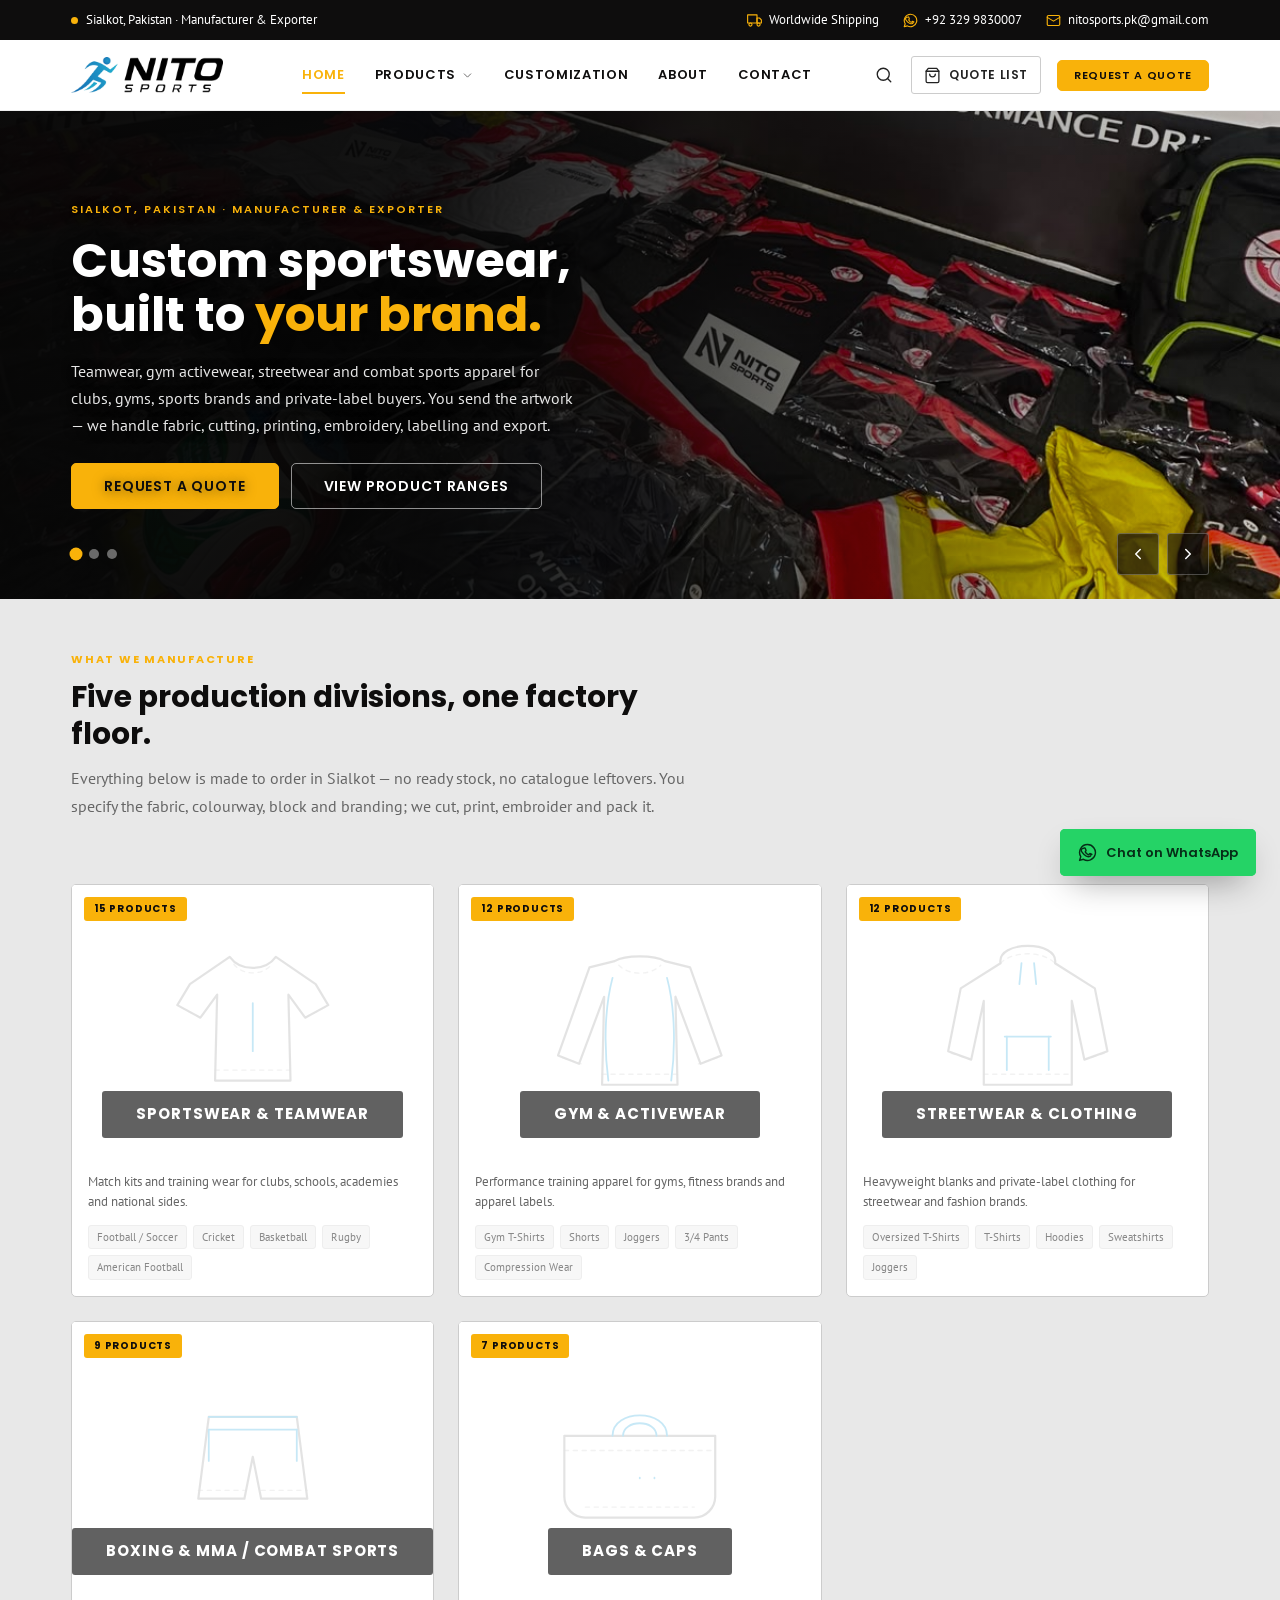
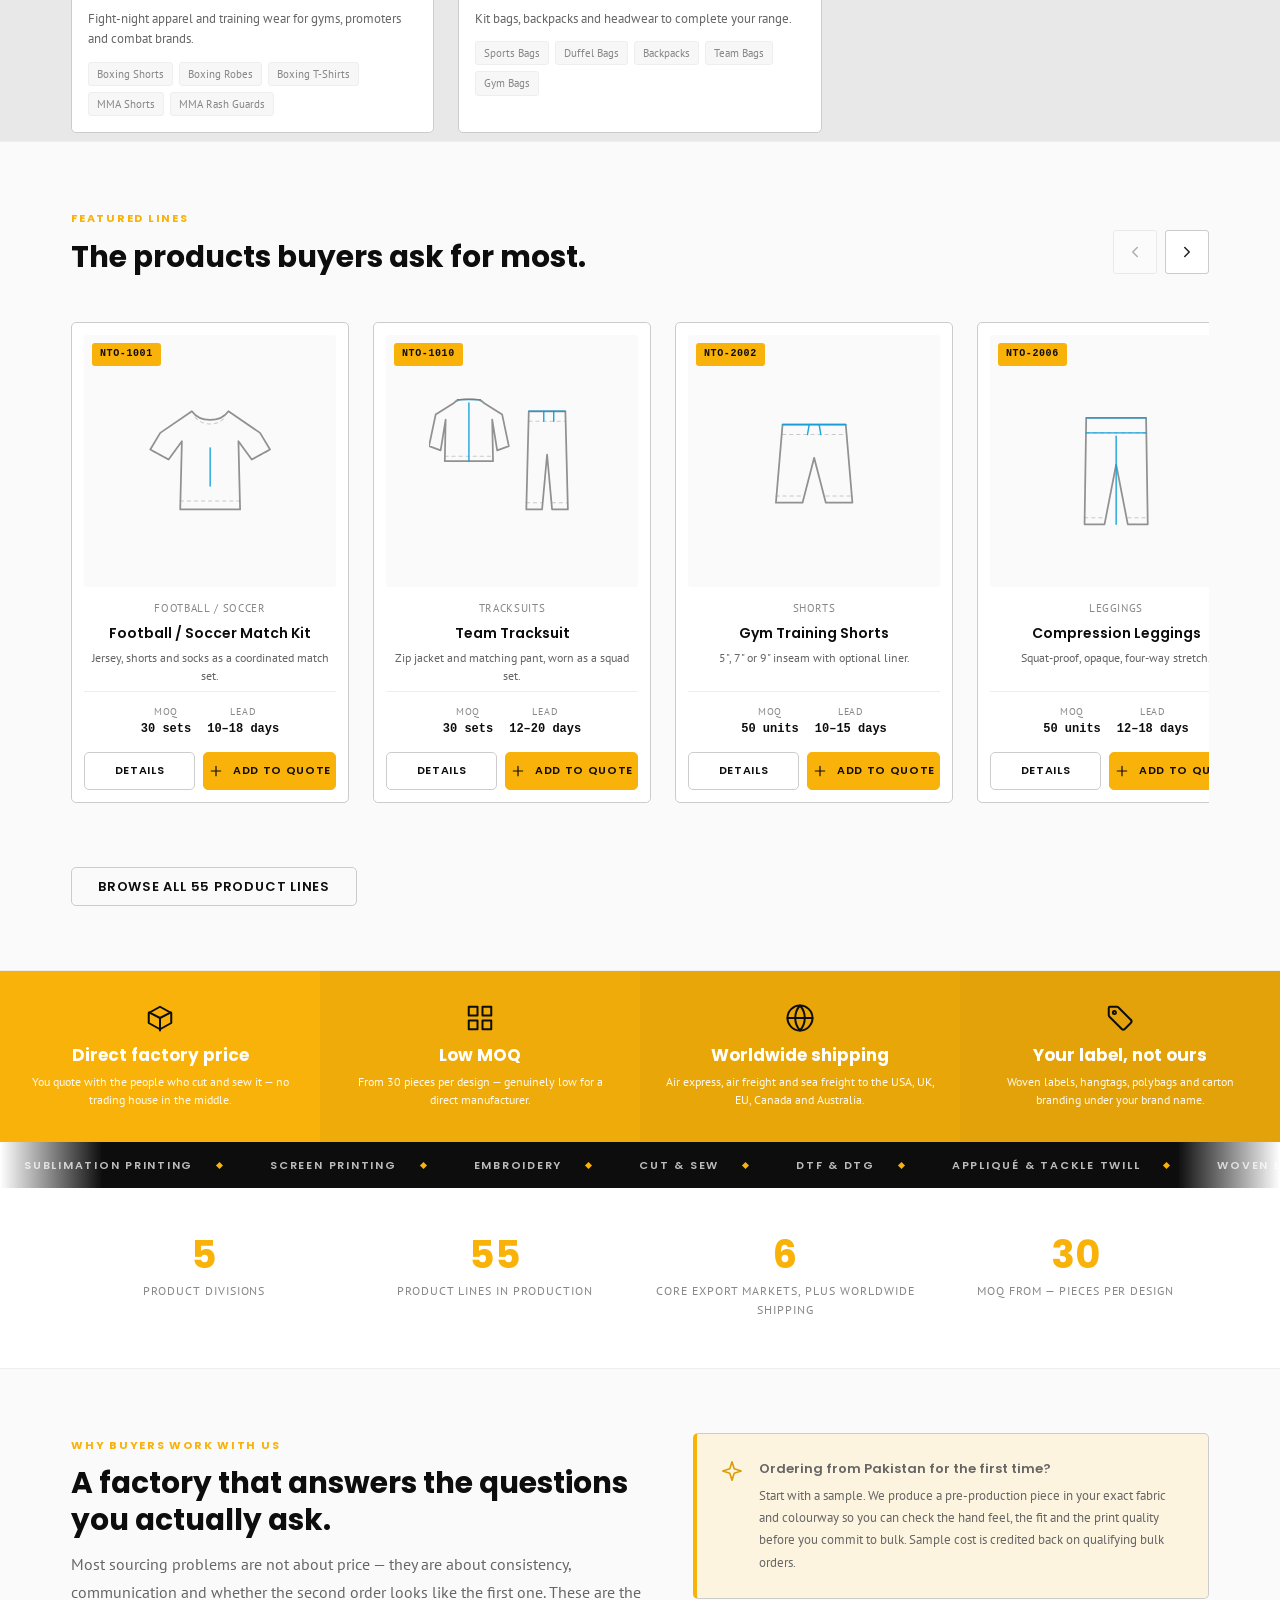
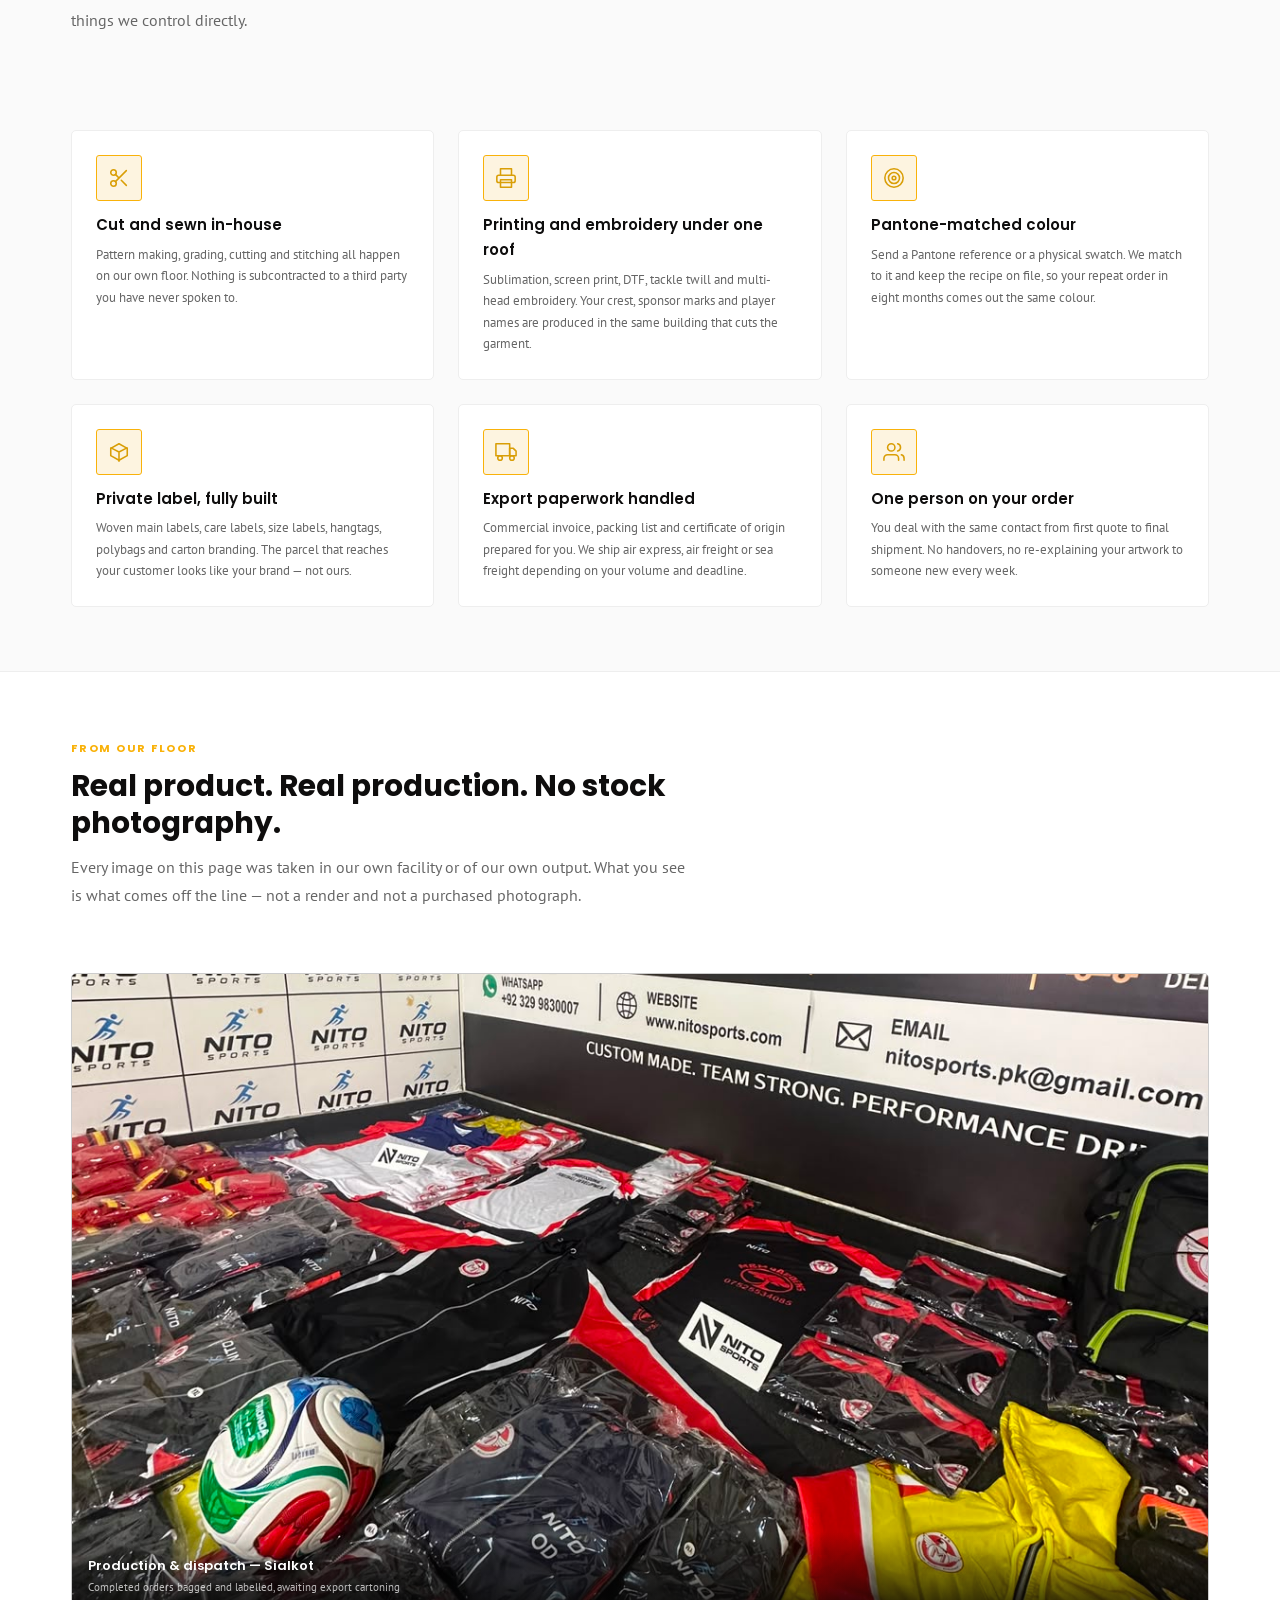
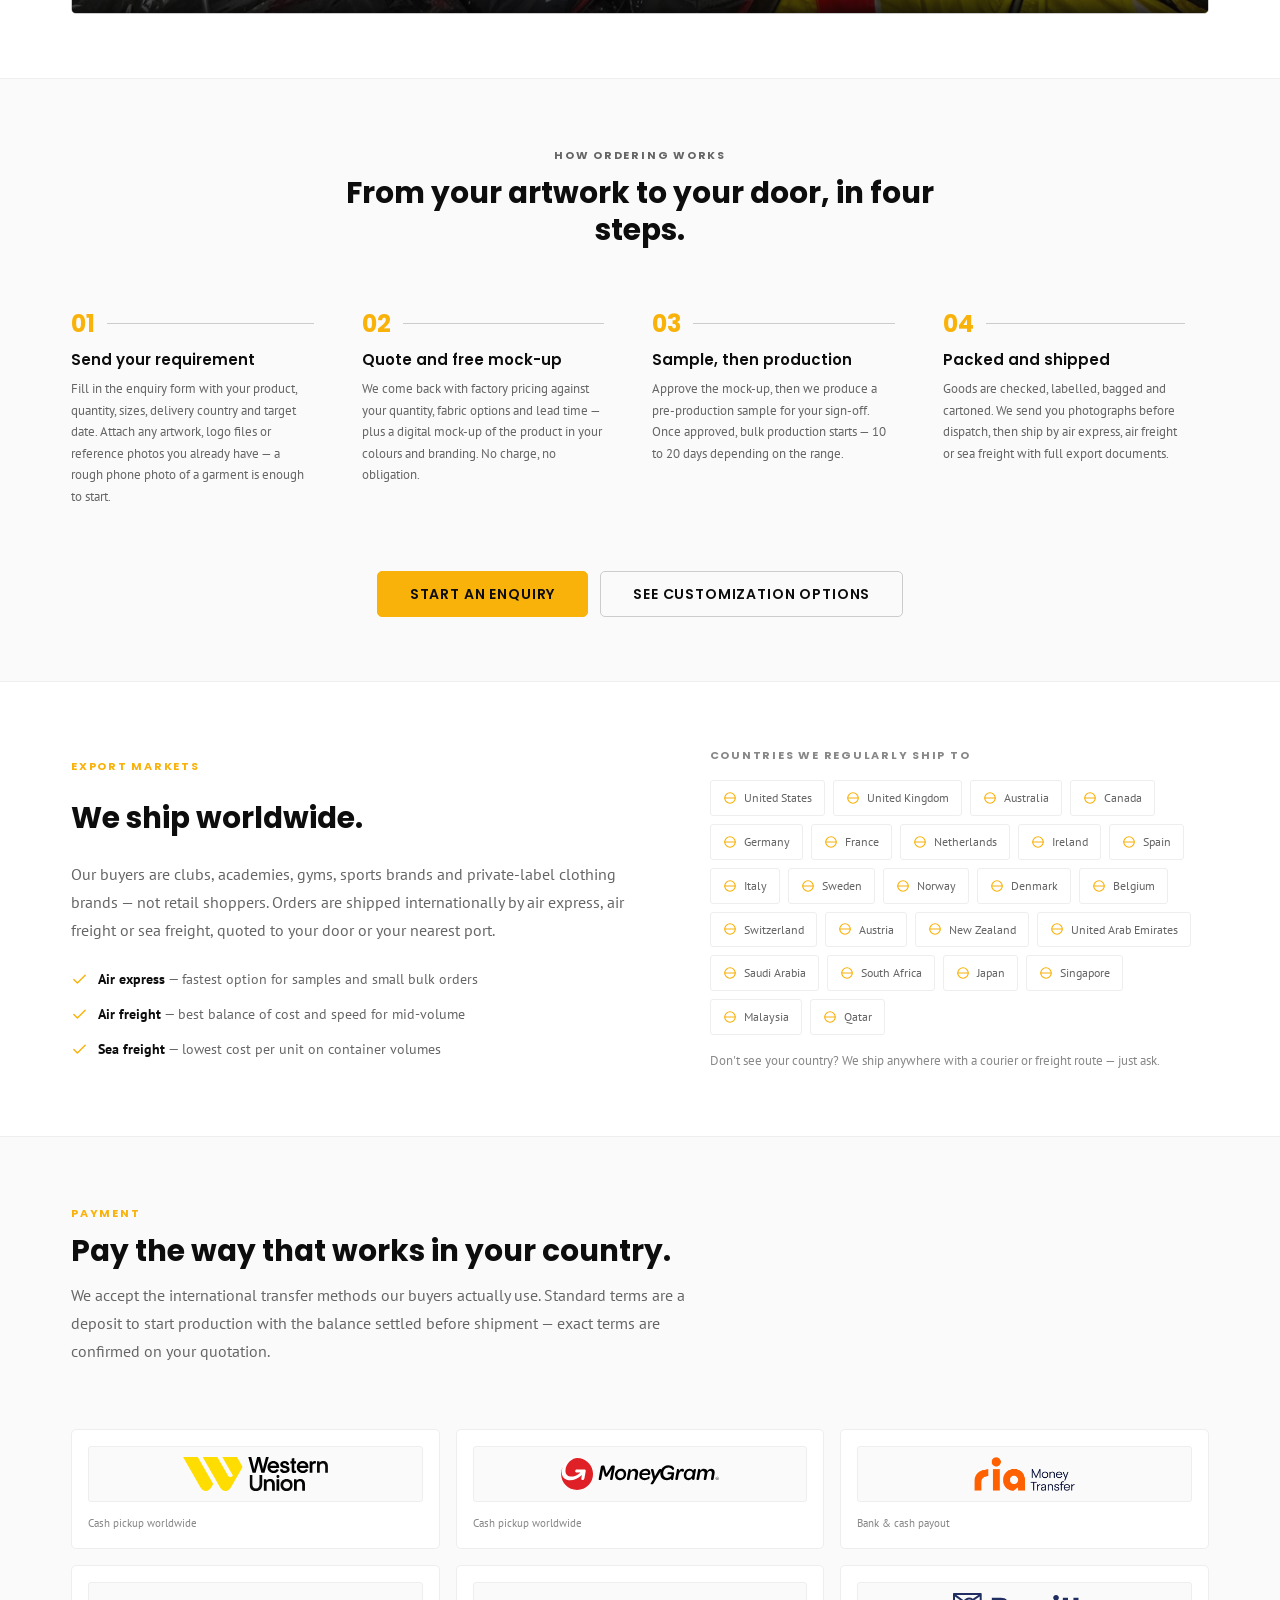
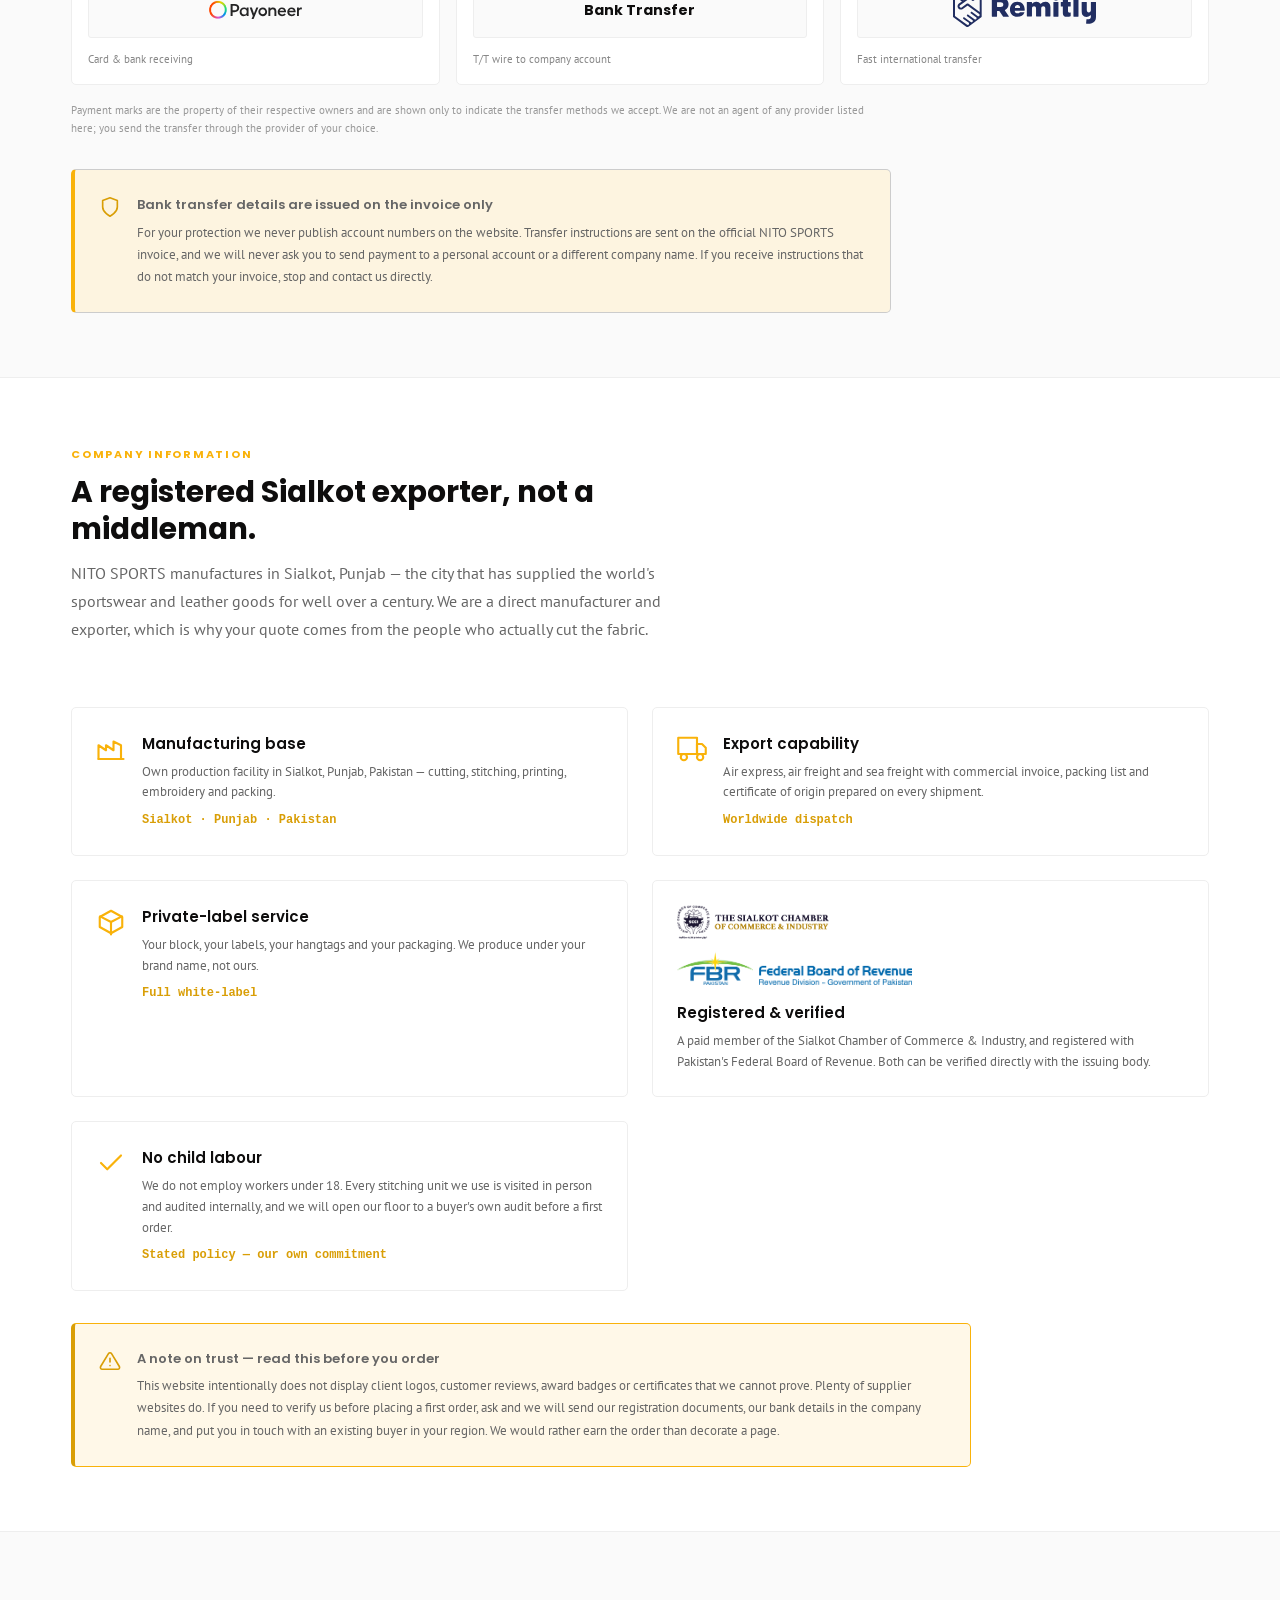
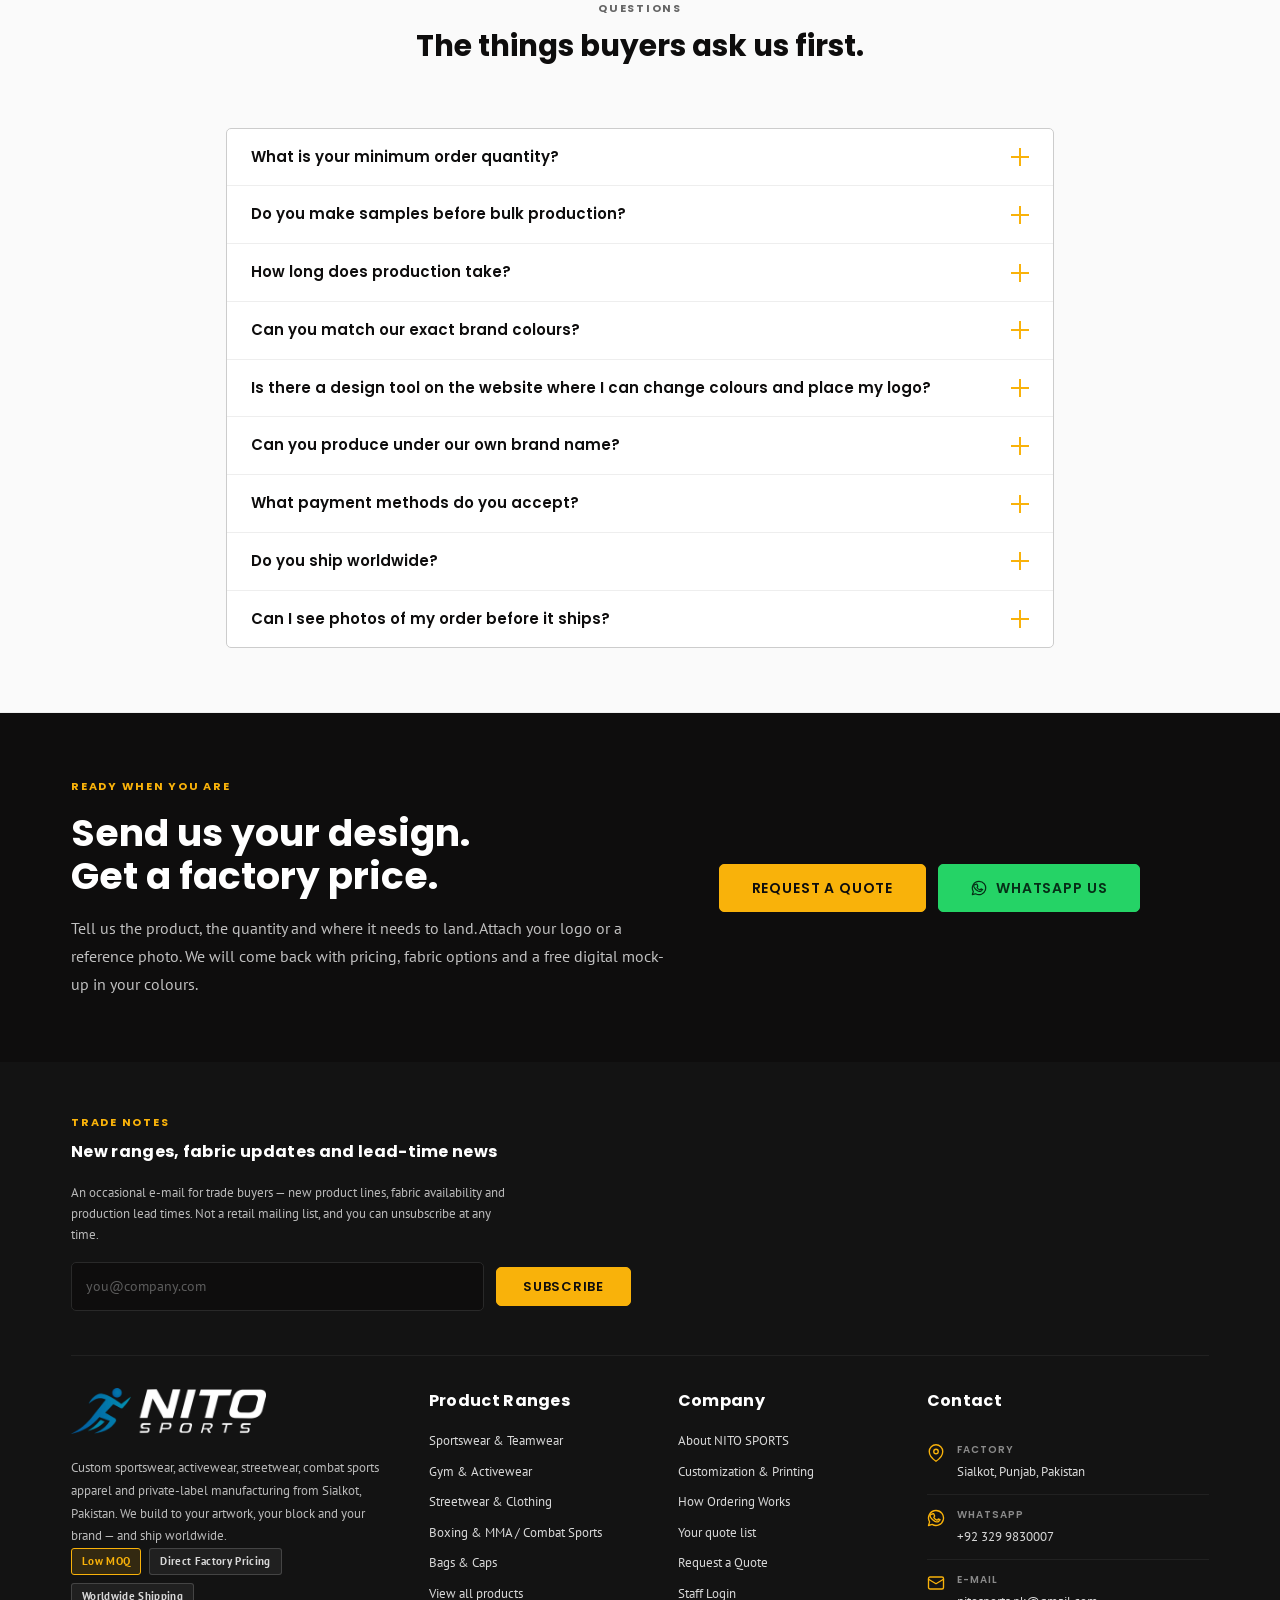
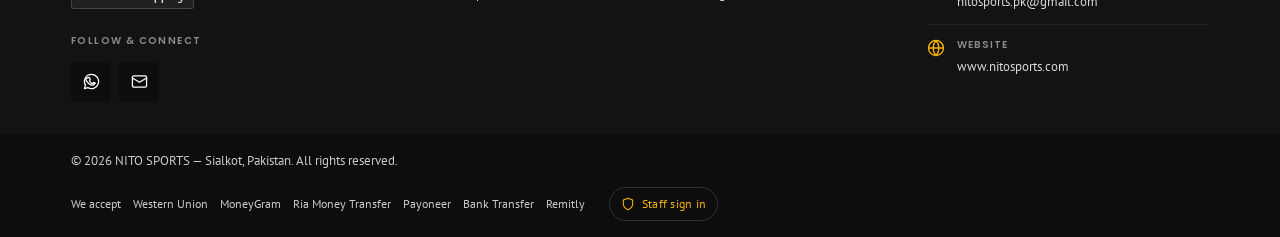
<file: index.html>
<!DOCTYPE html>
<html lang="en">
<head>
<meta charset="utf-8">
<meta name="viewport" content="width=device-width, initial-scale=1">
<title>NITO SPORTS — Custom Sportswear Manufacturer &amp; Exporter | Sialkot, Pakistan</title>
<meta name="description" content="NITO SPORTS is a Sialkot, Pakistan based manufacturer and exporter of custom sportswear, teamwear, gym activewear, streetwear, boxing &amp; MMA apparel and private-label clothing. Low MOQ, direct factory pricing, worldwide shipping to the USA, UK, Europe, Canada and Australia.">
<meta name="keywords" content="custom sportswear manufacturer, teamwear manufacturer Pakistan, Sialkot sportswear exporter, private label activewear, custom gym wear manufacturer, boxing shorts manufacturer, MMA shorts supplier, sublimation sportswear">
<meta name="author" content="NITO SPORTS">
<link rel="canonical" href="https://nitosports.com/">

<meta property="og:type" content="website">
<meta property="og:title" content="NITO SPORTS — Custom Sportswear Manufacturer &amp; Exporter">
<meta property="og:description" content="Teamwear, activewear, streetwear and combat sports apparel manufactured in Sialkot, Pakistan. Low MOQ. Direct factory pricing. Worldwide shipping.">
<meta property="og:url" content="https://nitosports.com/">
<meta property="og:image" content="assets/img/factory-showroom.jpg">
<meta name="theme-color" content="#0e0d0d">
<link rel="icon" href="assets/img/favicon-32.png" sizes="32x32" type="image/png">
<link rel="icon" href="assets/img/favicon-192.png" sizes="192x192" type="image/png">
<link rel="apple-touch-icon" href="assets/img/apple-touch-icon.png">

<link rel="preconnect" href="https://fonts.googleapis.com">
<link rel="preconnect" href="https://fonts.gstatic.com" crossorigin>
<link href="https://fonts.googleapis.com/css2?family=PT+Sans:ital,wght@0,400;0,700;1,400&family=Poppins:wght@500;600;700&display=swap" rel="stylesheet">
<link rel="stylesheet" href="assets/css/style.css?v=20261009">

<script type="application/ld+json">
{
  "@context": "https://schema.org",
  "@type": "Organization",
  "name": "NITO SPORTS",
  "description": "Manufacturer and exporter of custom sportswear, teamwear, activewear, streetwear and combat sports apparel.",
  "url": "https://nitosports.com/",
  "email": "nitosports.pk@gmail.com",
  "telephone": "+92-329-9830007",
  "address": {
    "@type": "PostalAddress",
    "addressLocality": "Sialkot",
    "addressRegion": "Punjab",
    "addressCountry": "PK"
  },
  "areaServed": ["US","GB","AU","CA","DE","FR","EU"],
  "knowsAbout": ["Sportswear manufacturing","Sublimation printing","Embroidery","Private label apparel","Teamwear"]
}
</script>
</head>
<body>

<!-- gradient defs used by the brand mark -->

<div id="site-header"></div>

<noscript>
  <div style="padding:16px 24px;background:#0e0d0d;border-bottom:1px solid rgba(255,255,255,.1)">
    <strong style="color:#fff">NITO SPORTS</strong> —
    <a href="products.html">Products</a> ·
    <a href="customization.html">Customization</a> ·
    <a href="about.html">About</a> ·
    <a href="contact.html">Contact</a>
  </div>
</noscript>

<main>

<!-- ============================== BANNER SLIDER ============================== -->
<section class="hero">
  <div class="slider" id="heroSlider" data-autoplay="5600"
       role="region" aria-roledescription="carousel" aria-label="NITO SPORTS manufacturing and product highlights">
    <div class="slider__track">

      <div class="slider__slide is-active" role="group" aria-roledescription="slide" aria-label="1 of 3">
        <img src="assets/img/factory-showroom.jpg" width="1600" height="700" fetchpriority="high"
             alt="NITO SPORTS production floor in Sialkot, Pakistan — branded teamwear and kit ready for export">
        <div class="slider__cap"><div class="container"><div class="slider__cap-in">
          <span class="slider__eyebrow">Sialkot, Pakistan · Manufacturer &amp; Exporter</span>
          <h1 class="slider__title">Custom sportswear,<br>built to <span class="accent">your brand.</span></h1>
          <p class="slider__lead">Teamwear, gym activewear, streetwear and combat sports apparel for clubs, gyms, sports brands and private-label buyers. You send the artwork — we handle fabric, cutting, printing, embroidery, labelling and export.</p>
          <div class="btn-row">
            <a class="btn btn--primary btn--lg" href="contact.html">Request a Quote</a>
            <a class="btn btn--light btn--lg" href="products.html">View product ranges</a>
          </div>
        </div></div></div>
      </div>

      <div class="slider__slide slider__slide--brand" role="group" aria-roledescription="slide" aria-label="2 of 3">
        <div class="slider__flats" id="heroFlats" data-flats="jersey,hoodie,tracksuit,shorts,fights,duffel" aria-hidden="true"></div>
        <div class="slider__cap"><div class="container"><div class="slider__cap-in">
          <span class="slider__eyebrow">Made to order · No retail stock</span>
          <h2 class="slider__title">Any colourway.<br>Any logo. Any block.</h2>
          <p class="slider__lead">Pantone-matched colour, sublimation, screen print, DTF, embroidery, appliqué and woven labels — all produced in the same building that cuts the garment.</p>
          <div class="btn-row">
            <a class="btn btn--primary btn--lg" href="customization.html">See customization</a>
            <a class="btn btn--light btn--lg" href="products.html?cat=teamwear">Teamwear ranges</a>
          </div>
        </div></div></div>
      </div>

      <div class="slider__slide slider__slide--brand2" role="group" aria-roledescription="slide" aria-label="3 of 3">
        <div class="slider__flats" id="heroFlats2" data-flats="tank,leggings,cap,backpack,sock,compression" aria-hidden="true"></div>
        <div class="slider__cap"><div class="container"><div class="slider__cap-in">
          <span class="slider__eyebrow">55 product lines · five divisions</span>
          <h2 class="slider__title">Low MOQ.<br>Direct factory pricing.</h2>
          <p class="slider__lead">From 30 pieces per design. Add every product you need to one quote list and we will price the whole order together — one freight cost, one production slot.</p>
          <div class="btn-row">
            <a class="btn btn--primary btn--lg" href="products.html">Browse all products</a>
            <a class="btn btn--light btn--lg" href="quote.html">Your quote list</a>
          </div>
        </div></div></div>
      </div>

    </div>

    <div class="slider__ui"><div class="container slider__ui-in">
      <div class="slider__dots" id="heroDots"></div>
      <div class="slider__nav">
        <button type="button" class="slider__b" data-slide="prev" aria-label="Previous slide">
          <svg viewBox="0 0 24 24" fill="none" stroke="currentColor" stroke-width="2" stroke-linecap="round" stroke-linejoin="round"><path d="M15 18l-6-6 6-6"/></svg>
        </button>
        <button type="button" class="slider__b" data-slide="next" aria-label="Next slide">
          <svg viewBox="0 0 24 24" fill="none" stroke="currentColor" stroke-width="2" stroke-linecap="round" stroke-linejoin="round"><path d="M9 6l6 6-6 6"/></svg>
        </button>
      </div>
    </div></div>
  </div>
</section>

<!-- ============================== CATEGORIES ============================== -->
<section class="main-cats" id="ranges">
  <div class="container">
    <div class="sec-head" data-reveal>
      <span class="eyebrow">What we manufacture</span>
      <h2 class="h-sec">Five production divisions, one factory floor.</h2>
      <p class="lead">
        Everything below is made to order in Sialkot — no ready stock, no catalogue leftovers.
        You specify the fabric, colourway, block and branding; we cut, print, embroider and pack it.
      </p>
    </div>

    <div class="grid g-auto-lg mt-8" id="categoryGrid" data-stagger></div>
  </div>
</section>

<!-- ============================== FEATURED LINES ============================== -->
<section class="section section--alt" id="featured">
  <div class="container">
    <div class="sec-head sec-head--split" data-reveal>
      <div>
        <span class="eyebrow">Featured lines</span>
        <h2 class="h-sec">The products buyers ask for most.</h2>
      </div>
      <div class="rail__nav">
        <button type="button" class="rail__b" data-rail="prev" aria-label="Scroll products left">
          <svg viewBox="0 0 24 24" fill="none" stroke="currentColor" stroke-width="2" stroke-linecap="round" stroke-linejoin="round"><path d="M15 18l-6-6 6-6"/></svg>
        </button>
        <button type="button" class="rail__b" data-rail="next" aria-label="Scroll products right">
          <svg viewBox="0 0 24 24" fill="none" stroke="currentColor" stroke-width="2" stroke-linecap="round" stroke-linejoin="round"><path d="M9 6l6 6-6 6"/></svg>
        </button>
      </div>
    </div>

    <div class="rail mt-7" id="featuredRail" data-reveal="fade"></div>

    <div class="btn-row mt-7" data-reveal="fade">
      <a class="btn btn--ghost" href="products.html">Browse all 55 product lines</a>
    </div>
  </div>
</section>

<!-- ============================== WHY CHOOSE NITO ============================== -->
<section class="why-choose" data-stagger>

  <div class="why-choose__i">
    <svg viewBox="0 0 24 24" fill="none" stroke="currentColor" stroke-width="1.6" stroke-linecap="round" stroke-linejoin="round"><path d="M21 16V8l-9-5-9 5v8l9 5 9-5z"/><path d="M3.3 7.5L12 12l8.7-4.5M12 22V12"/></svg>
    <div class="why-choose__t">Direct factory price</div>
    <div class="why-choose__d">You quote with the people who cut and sew it — no trading house in the middle.</div>
  </div>

  <div class="why-choose__i">
    <svg viewBox="0 0 24 24" fill="none" stroke="currentColor" stroke-width="1.6" stroke-linecap="round" stroke-linejoin="round"><rect x="3" y="3" width="7" height="7"/><rect x="14" y="3" width="7" height="7"/><rect x="3" y="14" width="7" height="7"/><rect x="14" y="14" width="7" height="7"/></svg>
    <div class="why-choose__t">Low MOQ</div>
    <div class="why-choose__d">From 30 pieces per design — genuinely low for a direct manufacturer.</div>
  </div>

  <div class="why-choose__i">
    <svg viewBox="0 0 24 24" fill="none" stroke="currentColor" stroke-width="1.6" stroke-linecap="round" stroke-linejoin="round"><circle cx="12" cy="12" r="10"/><path d="M2 12h20M12 2a15 15 0 010 20 15 15 0 010-20z"/></svg>
    <div class="why-choose__t">Worldwide shipping</div>
    <div class="why-choose__d">Air express, air freight and sea freight to the USA, UK, EU, Canada and Australia.</div>
  </div>

  <div class="why-choose__i">
    <svg viewBox="0 0 24 24" fill="none" stroke="currentColor" stroke-width="1.6" stroke-linecap="round" stroke-linejoin="round"><path d="M20.6 13.4L11 3.8A2 2 0 009.6 3H4a1 1 0 00-1 1v5.6a2 2 0 00.6 1.4l9.6 9.6a2 2 0 002.8 0l4.6-4.6a2 2 0 000-2.8z"/><circle cx="7.5" cy="7.5" r="1.2"/></svg>
    <div class="why-choose__t">Your label, not ours</div>
    <div class="why-choose__d">Woven labels, hangtags, polybags and carton branding under your brand name.</div>
  </div>

</section>
<!-- ============================== CAPABILITY MARQUEE ============================== -->
<div class="marquee" aria-hidden="true">
  <div class="marquee__track">
    <span class="marquee__item">Sublimation Printing</span>
    <span class="marquee__item">Screen Printing</span>
    <span class="marquee__item">Embroidery</span>
    <span class="marquee__item">Cut &amp; Sew</span>
    <span class="marquee__item">DTF &amp; DTG</span>
    <span class="marquee__item">Appliqué &amp; Tackle Twill</span>
    <span class="marquee__item">Woven Labels</span>
    <span class="marquee__item">Private Label</span>
    <span class="marquee__item">Pantone Colour Matching</span>
    <span class="marquee__item">Custom Packaging</span>
    <span class="marquee__item">Sublimation Printing</span>
    <span class="marquee__item">Screen Printing</span>
    <span class="marquee__item">Embroidery</span>
    <span class="marquee__item">Cut &amp; Sew</span>
    <span class="marquee__item">DTF &amp; DTG</span>
    <span class="marquee__item">Appliqué &amp; Tackle Twill</span>
    <span class="marquee__item">Woven Labels</span>
    <span class="marquee__item">Private Label</span>
    <span class="marquee__item">Pantone Colour Matching</span>
    <span class="marquee__item">Custom Packaging</span>
  </div>
</div>

<!-- ============================== STATS ============================== -->
<section class="section section--tight">
  <div class="container">
    <div class="stats" data-reveal="fade">
      <div class="stat"><div class="stat__n"><span data-count="5">0</span></div><div class="stat__l">Product divisions</div></div>
      <div class="stat"><div class="stat__n"><span data-count="55">0</span></div><div class="stat__l">Product lines in production</div></div>
      <div class="stat"><div class="stat__n"><span data-count="6">0</span></div><div class="stat__l">Core export markets, plus worldwide shipping</div></div>
      <div class="stat"><div class="stat__n"><span data-count="30">0</span></div><div class="stat__l">MOQ from — pieces per design</div></div>
    </div>
  </div>
</section>

<!-- ============================== WHY NITO ============================== -->
<section class="section section--alt" id="why">
  <div class="container">
    <div class="split split--wide">
      <div class="stack gap-6">
        <div class="sec-head" data-reveal>
          <span class="eyebrow">Why buyers work with us</span>
          <h2 class="h-sec">A factory that answers the questions you actually ask.</h2>
          <p class="lead">
            Most sourcing problems are not about price — they are about consistency, communication and
            whether the second order looks like the first one. These are the things we control directly.
          </p>
        </div>
      </div>
      <div class="stack gap-4" data-reveal="right" style="align-self:start">
        <div class="note">
          <svg viewBox="0 0 24 24" fill="none" stroke="currentColor" stroke-width="1.8" stroke-linecap="round" stroke-linejoin="round"><path d="M12 2l2.4 7.6L22 12l-7.6 2.4L12 22l-2.4-7.6L2 12l7.6-2.4z"/></svg>
          <div>
            <p class="note__t">Ordering from Pakistan for the first time?</p>
            <p>Start with a sample. We produce a pre-production piece in your exact fabric and colourway so you can check the hand feel, the fit and the print quality before you commit to bulk. Sample cost is credited back on qualifying bulk orders.</p>
          </div>
        </div>
      </div>
    </div>

    <div class="grid g-3 mt-8" data-stagger>
      <div class="feat">
        <div class="feat__icon"><svg viewBox="0 0 24 24" fill="none" stroke="currentColor" stroke-width="1.7" stroke-linecap="round" stroke-linejoin="round"><circle cx="6" cy="6" r="3"/><circle cx="6" cy="18" r="3"/><path d="M20 4L8.1 15.9M14.5 14.5L20 20M8.1 8.1L12 12"/></svg></div>
        <h3>Cut and sewn in-house</h3>
        <p>Pattern making, grading, cutting and stitching all happen on our own floor. Nothing is subcontracted to a third party you have never spoken to.</p>
      </div>
      <div class="feat">
        <div class="feat__icon"><svg viewBox="0 0 24 24" fill="none" stroke="currentColor" stroke-width="1.7" stroke-linecap="round" stroke-linejoin="round"><path d="M6 9V2h12v7"/><rect x="2" y="9" width="20" height="8" rx="2"/><path d="M6 14h12v8H6z"/></svg></div>
        <h3>Printing and embroidery under one roof</h3>
        <p>Sublimation, screen print, DTF, tackle twill and multi-head embroidery. Your crest, sponsor marks and player names are produced in the same building that cuts the garment.</p>
      </div>
      <div class="feat">
        <div class="feat__icon"><svg viewBox="0 0 24 24" fill="none" stroke="currentColor" stroke-width="1.7" stroke-linecap="round" stroke-linejoin="round"><circle cx="12" cy="12" r="10"/><circle cx="12" cy="12" r="6"/><circle cx="12" cy="12" r="2"/></svg></div>
        <h3>Pantone-matched colour</h3>
        <p>Send a Pantone reference or a physical swatch. We match to it and keep the recipe on file, so your repeat order in eight months comes out the same colour.</p>
      </div>
      <div class="feat">
        <div class="feat__icon"><svg viewBox="0 0 24 24" fill="none" stroke="currentColor" stroke-width="1.7" stroke-linecap="round" stroke-linejoin="round"><path d="M21 16V8l-9-5-9 5v8l9 5 9-5z"/><path d="M3.3 7.5L12 12l8.7-4.5M12 22V12"/></svg></div>
        <h3>Private label, fully built</h3>
        <p>Woven main labels, care labels, size labels, hangtags, polybags and carton branding. The parcel that reaches your customer looks like your brand — not ours.</p>
      </div>
      <div class="feat">
        <div class="feat__icon"><svg viewBox="0 0 24 24" fill="none" stroke="currentColor" stroke-width="1.7" stroke-linecap="round" stroke-linejoin="round"><path d="M1 3h15v13H1z"/><path d="M16 8h4l3 3v5h-7z"/><circle cx="5.5" cy="18.5" r="2.5"/><circle cx="18.5" cy="18.5" r="2.5"/></svg></div>
        <h3>Export paperwork handled</h3>
        <p>Commercial invoice, packing list and certificate of origin prepared for you. We ship air express, air freight or sea freight depending on your volume and deadline.</p>
      </div>
      <div class="feat">
        <div class="feat__icon"><svg viewBox="0 0 24 24" fill="none" stroke="currentColor" stroke-width="1.7" stroke-linecap="round" stroke-linejoin="round"><path d="M17 21v-2a4 4 0 00-4-4H5a4 4 0 00-4 4v2"/><circle cx="9" cy="7" r="4"/><path d="M23 21v-2a4 4 0 00-3-3.9M16 3.1a4 4 0 010 7.8"/></svg></div>
        <h3>One person on your order</h3>
        <p>You deal with the same contact from first quote to final shipment. No handovers, no re-explaining your artwork to someone new every week.</p>
      </div>
    </div>
  </div>
</section>

<!-- ============================== REAL PHOTOS ============================== -->
<section class="section">
  <div class="container">
    <div class="sec-head" data-reveal>
      <span class="eyebrow">From our floor</span>
      <h2 class="h-sec">Real product. Real production. No stock photography.</h2>
      <p class="lead">
        Every image on this page was taken in our own facility or of our own output. What you see is
        what comes off the line — not a render and not a purchased photograph.
      </p>
    </div>

    <div class="gallery-strip mt-8" data-stagger>
      <figure class="media-frame" data-reveal="scale">
        <img src="assets/img/factory-showroom.jpg" width="810" height="1080" loading="lazy" alt="NITO SPORTS showroom wall in Sialkot displaying football, cricket, basketball and training wear ranges alongside packed orders ready for export">
        <figcaption class="media-cap">
          <div class="media-cap__t">Production &amp; dispatch — Sialkot</div>
          <div class="media-cap__d">Completed orders bagged and labelled, awaiting export cartoning</div>
        </figcaption>
      </figure>
    </div>
  </div>
</section>

<!-- ============================== PROCESS ============================== -->
<section class="section section--alt" id="process">
  <div class="container">
    <div class="sec-head sec-head--center" data-reveal>
      <span class="eyebrow eyebrow--plain">How ordering works</span>
      <h2 class="h-sec">From your artwork to your door, in four steps.</h2>
    </div>

    <div class="steps mt-8" data-stagger>
      <div class="step">
        <div class="step__top"><span class="step__n">01</span><span class="step__line"></span></div>
        <h3>Send your requirement</h3>
        <p>Fill in the enquiry form with your product, quantity, sizes, delivery country and target date. Attach any artwork, logo files or reference photos you already have — a rough phone photo of a garment is enough to start.</p>
      </div>
      <div class="step">
        <div class="step__top"><span class="step__n">02</span><span class="step__line"></span></div>
        <h3>Quote and free mock-up</h3>
        <p>We come back with factory pricing against your quantity, fabric options and lead time — plus a digital mock-up of the product in your colours and branding. No charge, no obligation.</p>
      </div>
      <div class="step">
        <div class="step__top"><span class="step__n">03</span><span class="step__line"></span></div>
        <h3>Sample, then production</h3>
        <p>Approve the mock-up, then we produce a pre-production sample for your sign-off. Once approved, bulk production starts — 10 to 20 days depending on the range.</p>
      </div>
      <div class="step">
        <div class="step__top"><span class="step__n">04</span><span class="step__line"></span></div>
        <h3>Packed and shipped</h3>
        <p>Goods are checked, labelled, bagged and cartoned. We send you photographs before dispatch, then ship by air express, air freight or sea freight with full export documents.</p>
      </div>
    </div>

    <div class="btn-row mt-8 justify-center" data-reveal="fade">
      <a class="btn btn--primary btn--lg" href="contact.html">Start an enquiry</a>
      <a class="btn btn--ghost btn--lg" href="customization.html">See customization options</a>
    </div>
  </div>
</section>

<!-- ============================== MARKETS ============================== -->
<section class="section" id="markets">
  <div class="container">
    <div class="split split--narrow">
      <div class="stack gap-5" data-reveal="left">
        <span class="eyebrow">Export markets</span>
        <h2 class="h-sec">We ship worldwide.</h2>
        <p class="lead">
          Our buyers are clubs, academies, gyms, sports brands and private-label clothing brands —
          not retail shoppers. Orders are shipped internationally by air express, air freight or sea
          freight, quoted to your door or your nearest port.
        </p>
        <ul class="list-check">
          <li><svg viewBox="0 0 24 24" fill="none" stroke="currentColor" stroke-width="2" stroke-linecap="round" stroke-linejoin="round"><path d="M20 6L9 17l-5-5"/></svg><span><strong style="color:var(--t1)">Air express</strong> — fastest option for samples and small bulk orders</span></li>
          <li><svg viewBox="0 0 24 24" fill="none" stroke="currentColor" stroke-width="2" stroke-linecap="round" stroke-linejoin="round"><path d="M20 6L9 17l-5-5"/></svg><span><strong style="color:var(--t1)">Air freight</strong> — best balance of cost and speed for mid-volume</span></li>
          <li><svg viewBox="0 0 24 24" fill="none" stroke="currentColor" stroke-width="2" stroke-linecap="round" stroke-linejoin="round"><path d="M20 6L9 17l-5-5"/></svg><span><strong style="color:var(--t1)">Sea freight</strong> — lowest cost per unit on container volumes</span></li>
        </ul>
      </div>

      <div class="stack gap-4" data-reveal="right">
        <span class="eyebrow eyebrow--muted">Countries we regularly ship to</span>
        <div class="market-grid">
          <span class="market"><svg viewBox="0 0 24 24" fill="none" stroke="currentColor" stroke-width="2" stroke-linecap="round"><circle cx="12" cy="12" r="9"/><path d="M3 12h18"/></svg>United States</span>
          <span class="market"><svg viewBox="0 0 24 24" fill="none" stroke="currentColor" stroke-width="2" stroke-linecap="round"><circle cx="12" cy="12" r="9"/><path d="M3 12h18"/></svg>United Kingdom</span>
          <span class="market"><svg viewBox="0 0 24 24" fill="none" stroke="currentColor" stroke-width="2" stroke-linecap="round"><circle cx="12" cy="12" r="9"/><path d="M3 12h18"/></svg>Australia</span>
          <span class="market"><svg viewBox="0 0 24 24" fill="none" stroke="currentColor" stroke-width="2" stroke-linecap="round"><circle cx="12" cy="12" r="9"/><path d="M3 12h18"/></svg>Canada</span>
          <span class="market"><svg viewBox="0 0 24 24" fill="none" stroke="currentColor" stroke-width="2" stroke-linecap="round"><circle cx="12" cy="12" r="9"/><path d="M3 12h18"/></svg>Germany</span>
          <span class="market"><svg viewBox="0 0 24 24" fill="none" stroke="currentColor" stroke-width="2" stroke-linecap="round"><circle cx="12" cy="12" r="9"/><path d="M3 12h18"/></svg>France</span>
          <span class="market"><svg viewBox="0 0 24 24" fill="none" stroke="currentColor" stroke-width="2" stroke-linecap="round"><circle cx="12" cy="12" r="9"/><path d="M3 12h18"/></svg>Netherlands</span>
          <span class="market"><svg viewBox="0 0 24 24" fill="none" stroke="currentColor" stroke-width="2" stroke-linecap="round"><circle cx="12" cy="12" r="9"/><path d="M3 12h18"/></svg>Ireland</span>
          <span class="market"><svg viewBox="0 0 24 24" fill="none" stroke="currentColor" stroke-width="2" stroke-linecap="round"><circle cx="12" cy="12" r="9"/><path d="M3 12h18"/></svg>Spain</span>
          <span class="market"><svg viewBox="0 0 24 24" fill="none" stroke="currentColor" stroke-width="2" stroke-linecap="round"><circle cx="12" cy="12" r="9"/><path d="M3 12h18"/></svg>Italy</span>
          <span class="market"><svg viewBox="0 0 24 24" fill="none" stroke="currentColor" stroke-width="2" stroke-linecap="round"><circle cx="12" cy="12" r="9"/><path d="M3 12h18"/></svg>Sweden</span>
          <span class="market"><svg viewBox="0 0 24 24" fill="none" stroke="currentColor" stroke-width="2" stroke-linecap="round"><circle cx="12" cy="12" r="9"/><path d="M3 12h18"/></svg>Norway</span>
          <span class="market"><svg viewBox="0 0 24 24" fill="none" stroke="currentColor" stroke-width="2" stroke-linecap="round"><circle cx="12" cy="12" r="9"/><path d="M3 12h18"/></svg>Denmark</span>
          <span class="market"><svg viewBox="0 0 24 24" fill="none" stroke="currentColor" stroke-width="2" stroke-linecap="round"><circle cx="12" cy="12" r="9"/><path d="M3 12h18"/></svg>Belgium</span>
          <span class="market"><svg viewBox="0 0 24 24" fill="none" stroke="currentColor" stroke-width="2" stroke-linecap="round"><circle cx="12" cy="12" r="9"/><path d="M3 12h18"/></svg>Switzerland</span>
          <span class="market"><svg viewBox="0 0 24 24" fill="none" stroke="currentColor" stroke-width="2" stroke-linecap="round"><circle cx="12" cy="12" r="9"/><path d="M3 12h18"/></svg>Austria</span>
          <span class="market"><svg viewBox="0 0 24 24" fill="none" stroke="currentColor" stroke-width="2" stroke-linecap="round"><circle cx="12" cy="12" r="9"/><path d="M3 12h18"/></svg>New Zealand</span>
          <span class="market"><svg viewBox="0 0 24 24" fill="none" stroke="currentColor" stroke-width="2" stroke-linecap="round"><circle cx="12" cy="12" r="9"/><path d="M3 12h18"/></svg>United Arab Emirates</span>
          <span class="market"><svg viewBox="0 0 24 24" fill="none" stroke="currentColor" stroke-width="2" stroke-linecap="round"><circle cx="12" cy="12" r="9"/><path d="M3 12h18"/></svg>Saudi Arabia</span>
          <span class="market"><svg viewBox="0 0 24 24" fill="none" stroke="currentColor" stroke-width="2" stroke-linecap="round"><circle cx="12" cy="12" r="9"/><path d="M3 12h18"/></svg>South Africa</span>
          <span class="market"><svg viewBox="0 0 24 24" fill="none" stroke="currentColor" stroke-width="2" stroke-linecap="round"><circle cx="12" cy="12" r="9"/><path d="M3 12h18"/></svg>Japan</span>
          <span class="market"><svg viewBox="0 0 24 24" fill="none" stroke="currentColor" stroke-width="2" stroke-linecap="round"><circle cx="12" cy="12" r="9"/><path d="M3 12h18"/></svg>Singapore</span>
          <span class="market"><svg viewBox="0 0 24 24" fill="none" stroke="currentColor" stroke-width="2" stroke-linecap="round"><circle cx="12" cy="12" r="9"/><path d="M3 12h18"/></svg>Malaysia</span>
          <span class="market"><svg viewBox="0 0 24 24" fill="none" stroke="currentColor" stroke-width="2" stroke-linecap="round"><circle cx="12" cy="12" r="9"/><path d="M3 12h18"/></svg>Qatar</span>
        </div>
        <p class="small" style="color:var(--t4)">Don't see your country? We ship anywhere with a courier or freight route — just ask.</p>
      </div>
    </div>
  </div>
</section>

<!-- ============================== PAYMENTS ============================== -->
<section class="section section--alt" id="payments">
  <div class="container">
    <div class="sec-head" data-reveal>
      <span class="eyebrow">Payment</span>
      <h2 class="h-sec">Pay the way that works in your country.</h2>
      <p class="lead">
        We accept the international transfer methods our buyers actually use. Standard terms are a
        deposit to start production with the balance settled before shipment — exact terms are
        confirmed on your quotation.
      </p>
    </div>

    <div class="pay-grid mt-8" id="paymentGrid" data-stagger></div>

    <p class="pay-attr">
      Payment marks are the property of their respective owners and are shown only to
      indicate the transfer methods we accept. We are not an agent of any provider
      listed here; you send the transfer through the provider of your choice.
    </p>

    <div class="note mt-6" data-reveal="fade" style="max-width:820px">
      <svg viewBox="0 0 24 24" fill="none" stroke="currentColor" stroke-width="1.8" stroke-linecap="round" stroke-linejoin="round"><path d="M12 22s8-4 8-10V5l-8-3-8 3v7c0 6 8 10 8 10z"/></svg>
      <div>
        <p class="note__t">Bank transfer details are issued on the invoice only</p>
        <p>For your protection we never publish account numbers on the website. Transfer instructions are sent on the official NITO SPORTS invoice, and we will never ask you to send payment to a personal account or a different company name. If you receive instructions that do not match your invoice, stop and contact us directly.</p>
      </div>
    </div>
  </div>
</section>

<!-- ============================== TRUST / CREDENTIALS ============================== -->
<section class="section" id="credentials">
  <div class="container">
    <div class="sec-head" data-reveal>
      <span class="eyebrow">Company information</span>
      <h2 class="h-sec">A registered Sialkot exporter, not a middleman.</h2>
      <p class="lead">
        NITO SPORTS manufactures in Sialkot, Punjab — the city that has supplied the world's
        sportswear and leather goods for well over a century. We are a direct manufacturer and
        exporter, which is why your quote comes from the people who actually cut the fabric.
      </p>
    </div>

    <div class="grid g-2 mt-8" data-stagger>

      <div class="cred">
        <svg class="cred__icon" viewBox="0 0 24 24" fill="none" stroke="currentColor" stroke-width="1.7" stroke-linecap="round" stroke-linejoin="round"><path d="M2 20V9l6 4V9l6 4V6l6 3v11z"/><path d="M2 20h20"/></svg>
        <div>
          <div class="cred__t">Manufacturing base</div>
          <div class="cred__d">Own production facility in Sialkot, Punjab, Pakistan — cutting, stitching, printing, embroidery and packing.</div>
          <div class="cred__v">Sialkot · Punjab · Pakistan</div>
        </div>
      </div>

      <div class="cred">
        <svg class="cred__icon" viewBox="0 0 24 24" fill="none" stroke="currentColor" stroke-width="1.7" stroke-linecap="round" stroke-linejoin="round"><path d="M1 3h15v13H1z"/><path d="M16 8h4l3 3v5h-7z"/><circle cx="5.5" cy="18.5" r="2.5"/><circle cx="18.5" cy="18.5" r="2.5"/></svg>
        <div>
          <div class="cred__t">Export capability</div>
          <div class="cred__d">Air express, air freight and sea freight with commercial invoice, packing list and certificate of origin prepared on every shipment.</div>
          <div class="cred__v">Worldwide dispatch</div>
        </div>
      </div>

      <div class="cred">
        <svg class="cred__icon" viewBox="0 0 24 24" fill="none" stroke="currentColor" stroke-width="1.7" stroke-linecap="round" stroke-linejoin="round"><path d="M21 16V8l-9-5-9 5v8l9 5 9-5z"/><path d="M3.3 7.5L12 12l8.7-4.5M12 22V12"/></svg>
        <div>
          <div class="cred__t">Private-label service</div>
          <div class="cred__d">Your block, your labels, your hangtags and your packaging. We produce under your brand name, not ours.</div>
          <div class="cred__v">Full white-label</div>
        </div>
      </div>

      <!-- ===================================================================
           CREDENTIALS. Two REAL marks, both verifiable with the issuing body:
             - Sialkot Chamber of Commerce & Industry (SCCI) — paid member
             - FBR Pakistan (Revenue Division, Govt of Pakistan)
           Logos were taken from scci.com.pk and fbr.gov.pk respectively, NOT
           redrawn and NOT lifted from a screenshot.
           The child-labour commitment below is deliberately WORDED AS POLICY,
           not shown as a badge. It has no issuing body, so a badge would borrow
           the credibility of the two government/chamber marks beside it and
           imply a certification we do not hold. Plain wording is stronger
           anyway: it names a specific, checkable commitment.
           The SCCI membership number and the FBR NTN/STRN used to sit below as
           dashed "add number" slots; the owner had them taken off the page on
           2026-10-09. If he later supplies the real numbers, append them to the
           .cred__d sentence — real numbers only, never invented.
           =================================================================== -->
      <div class="cred cred--marks">
        <div class="cred__marks">
          <img src="assets/img/scci.png" alt="Sialkot Chamber of Commerce and Industry" width="411" height="92" loading="lazy">
          <img src="assets/img/fbr.png" alt="Federal Board of Revenue, Government of Pakistan" width="532" height="77" loading="lazy">
        </div>
        <div style="flex:1;min-width:260px">
          <div class="cred__t">Registered &amp; verified</div>
          <div class="cred__d">A paid member of the Sialkot Chamber of Commerce &amp; Industry, and registered with Pakistan's Federal Board of Revenue. Both can be verified directly with the issuing body.</div>
        </div>
      </div>

      <div class="cred">
        <svg class="cred__icon" viewBox="0 0 24 24" fill="none" stroke="currentColor" stroke-width="1.7" stroke-linecap="round" stroke-linejoin="round"><path d="M20 6L9 17l-5-5"/></svg>
        <div>
          <div class="cred__t">No child labour</div>
          <div class="cred__d">We do not employ workers under 18. Every stitching unit we use is visited in person and audited internally, and we will open our floor to a buyer's own audit before a first order.</div>
          <div class="cred__v">Stated policy — our own commitment</div>
        </div>
      </div>

    </div>

    <div class="note note--warn mt-6" data-reveal="fade" style="max-width:900px">
      <svg viewBox="0 0 24 24" fill="none" stroke="currentColor" stroke-width="1.8" stroke-linecap="round" stroke-linejoin="round"><path d="M12 9v4M12 17h.01"/><path d="M10.3 3.9L1.8 18a2 2 0 001.7 3h17a2 2 0 001.7-3L13.7 3.9a2 2 0 00-3.4 0z"/></svg>
      <div>
        <p class="note__t">A note on trust — read this before you order</p>
        <p>This website intentionally does not display client logos, customer reviews, award badges or certificates that we cannot prove. Plenty of supplier websites do. If you need to verify us before placing a first order, ask and we will send our registration documents, our bank details in the company name, and put you in touch with an existing buyer in your region. We would rather earn the order than decorate a page.</p>
      </div>
    </div>
  </div>
</section>

<!-- ============================== FAQ ============================== -->
<section class="section section--alt" id="faq">
  <div class="container container--narrow">
    <div class="sec-head sec-head--center" data-reveal>
      <span class="eyebrow eyebrow--plain">Questions</span>
      <h2 class="h-sec">The things buyers ask us first.</h2>
    </div>

    <div class="faq mt-8" data-reveal="fade">

      <div class="faq__item">
        <button class="faq__q" type="button">What is your minimum order quantity?<span class="faq__ico"></span></button>
        <div class="faq__a"><div class="faq__a-in">
          Our standard MOQ is <strong>30 pieces per design</strong> on teamwear, <strong>50 pieces</strong> on gym activewear and streetwear, and <strong>100 pieces</strong> on bags and caps. That is genuinely low for a direct manufacturer — most factories will not open a line below 300. If you want to test the market with a smaller first order, tell us and we will see what we can do.
        </div></div>
      </div>

      <div class="faq__item">
        <button class="faq__q" type="button">Do you make samples before bulk production?<span class="faq__ico"></span></button>
        <div class="faq__a"><div class="faq__a-in">
          Yes, and we recommend it for a first order. We produce a pre-production sample in your exact fabric, colourway and branding so you can check the hand feel, the fit, the stitching and the print quality. Sample cost is credited back against your bulk order above a set quantity.
        </div></div>
      </div>

      <div class="faq__item">
        <button class="faq__q" type="button">How long does production take?<span class="faq__ico"></span></button>
        <div class="faq__a"><div class="faq__a-in">
          Typically <strong>10–18 days</strong> for teamwear, <strong>12–20 days</strong> for activewear and streetwear, and <strong>18–28 days</strong> for denim and outerwear — counted from artwork approval and deposit, not from your first message. Shipping time is additional and depends on the method you choose.
        </div></div>
      </div>

      <div class="faq__item">
        <button class="faq__q" type="button">Can you match our exact brand colours?<span class="faq__ico"></span></button>
        <div class="faq__a"><div class="faq__a-in">
          Yes. Send Pantone references, hex codes or a physical swatch. We match to it and keep the colour recipe on file, so a repeat order placed months later comes out the same shade.
        </div></div>
      </div>

      <div class="faq__item">
        <button class="faq__q" type="button">Is there a design tool on the website where I can change colours and place my logo?<span class="faq__ico"></span></button>
        <div class="faq__a"><div class="faq__a-in">
          No — and we would rather tell you that plainly than pretend. There is no live colour-swap or logo-placement tool on this site, because every order we make is produced to order anyway. <strong>You can have anything done your own way.</strong> Send us your logo, your colours and any reference image, and we will return a <strong>free digital mock-up</strong> showing the product in your exact colourway with your branding applied. You approve it before we cut anything.
        </div></div>
      </div>

      <div class="faq__item">
        <button class="faq__q" type="button">Can you produce under our own brand name?<span class="faq__ico"></span></button>
        <div class="faq__a"><div class="faq__a-in">
          Yes — that is a large part of what we do. Private label means your woven main label, care label, size labels, hangtags, polybags and carton branding, so the parcel your customer receives carries your name only. Send a tech pack if you have one; if you don't, a photograph and a description is enough for us to build the pattern.
        </div></div>
      </div>

      <div class="faq__item">
        <button class="faq__q" type="button">What payment methods do you accept?<span class="faq__ico"></span></button>
        <div class="faq__a"><div class="faq__a-in">
          <strong>Western Union, MoneyGram, Ria, Payoneer, bank transfer (T/T) and Remitly.</strong> Standard terms are a deposit to start production with the balance settled before shipment. Exact terms are confirmed on your quotation and invoice.
        </div></div>
      </div>

      <div class="faq__item">
        <button class="faq__q" type="button">Do you ship worldwide?<span class="faq__ico"></span></button>
        <div class="faq__a"><div class="faq__a-in">
          Yes. We regularly ship to the <strong>United States, United Kingdom, Australia, Canada, Germany, France</strong> and across Europe and other international markets. We offer air express, air freight and sea freight, and we prepare the commercial invoice, packing list and certificate of origin for every shipment.
        </div></div>
      </div>

      <div class="faq__item">
        <button class="faq__q" type="button">Can I see photos of my order before it ships?<span class="faq__ico"></span></button>
        <div class="faq__a"><div class="faq__a-in">
          Always. Before dispatch we photograph the finished goods — including close-ups of the stitching and the printed or embroidered branding — and send them to you for approval. Nothing leaves the factory until you have seen it.
        </div></div>
      </div>

    </div>
  </div>
</section>

<!-- ============================== CTA BAND ============================== -->
<section class="cta-band">
  <div class="container cta-band__in">
    <div class="stack gap-4" data-reveal="left">
      <span class="eyebrow">Ready when you are</span>
      <h2 class="display-l">Send us your design.<br>Get a factory price.</h2>
      <p class="lead">
        Tell us the product, the quantity and where it needs to land. Attach your logo or a reference
        photo. We will come back with pricing, fabric options and a free digital mock-up in your colours.
      </p>
    </div>
    <div class="btn-row" data-reveal="right">
      <a class="btn btn--primary btn--lg" href="contact.html">Request a Quote</a>
      <a class="btn btn--wa btn--lg" href="https://wa.me/923299830007?text=Hello%20NITO%20SPORTS%2C%20I%20would%20like%20to%20discuss%20a%20custom%20order." target="_blank" rel="noopener">
        <svg viewBox="0 0 24 24" fill="none" stroke="currentColor" stroke-width="1.8" stroke-linecap="round" stroke-linejoin="round"><path d="M12 2a10 10 0 00-8.5 15.2L2 22l4.9-1.4A10 10 0 1012 2z"/><path d="M17.5 14.4c-.3-.2-1.8-.9-2-1s-.5-.2-.7.1-.8 1-1 1.2-.4.2-.7 0a8 8 0 01-2.3-1.4 8.7 8.7 0 01-1.6-2c-.2-.3 0-.5.1-.6l.5-.6c.2-.2.2-.3.3-.5s0-.4 0-.5-.7-1.7-.9-2.3-.5-.5-.7-.5h-.6a1.2 1.2 0 00-.8.4A3.4 3.4 0 004 8.7a5.9 5.9 0 001.3 3.2 13.5 13.5 0 005.2 4.6c.7.3 1.3.5 1.7.6a4.2 4.2 0 001.9.1 3.1 3.1 0 002-1.4 2.5 2.5 0 00.2-1.4c-.1-.2-.3-.3-.6-.4z"/></svg>
        WhatsApp Us
      </a>
    </div>
  </div>
</section>

</main>

<div id="site-footer"></div>

<script src="assets/js/flats.js" defer></script>
<script src="assets/js/catalog.js" defer></script>
<script src="assets/js/basket.js" defer></script>
<script src="assets/js/live-data.js" defer></script>
<script src="assets/js/media.js" defer></script>
<script src="assets/js/site.js" defer></script>
<script defer>
  /* Payment cards render from the shared payment list */
  document.addEventListener('DOMContentLoaded', function () {
    var g = document.getElementById('paymentGrid');
    if (!g || !window.NITO_PAYMENTS) return;

    function esc(s) {
      return String(s == null ? '' : s).replace(/[&<>"']/g, function (c) {
        return { '&': '&amp;', '<': '&lt;', '>': '&gt;', '"': '&quot;', "'": '&#39;' }[c];
      });
    }

    g.innerHTML = window.NITO_PAYMENTS.map(function (p) {
      /* A method with no brand mark shows its NAME in the mark slot rather than
         an invented logo. A real mark is the provider's own artwork, and its
         alt text carries the name so the card still reads if the file fails. */
      var mark = p.logo
        ? '<img src="' + esc(p.logo) + '" alt="' + esc(p.name) + '" loading="lazy" decoding="async">'
        : esc(p.name);
      return '<div class="pay"><span class="pay__logo">' + mark + '</span>' +
        '<span class="pay__d">' + esc(p.note) + '</span></div>';
    }).join('');
  });
</script>
</body>
</html>
</file>
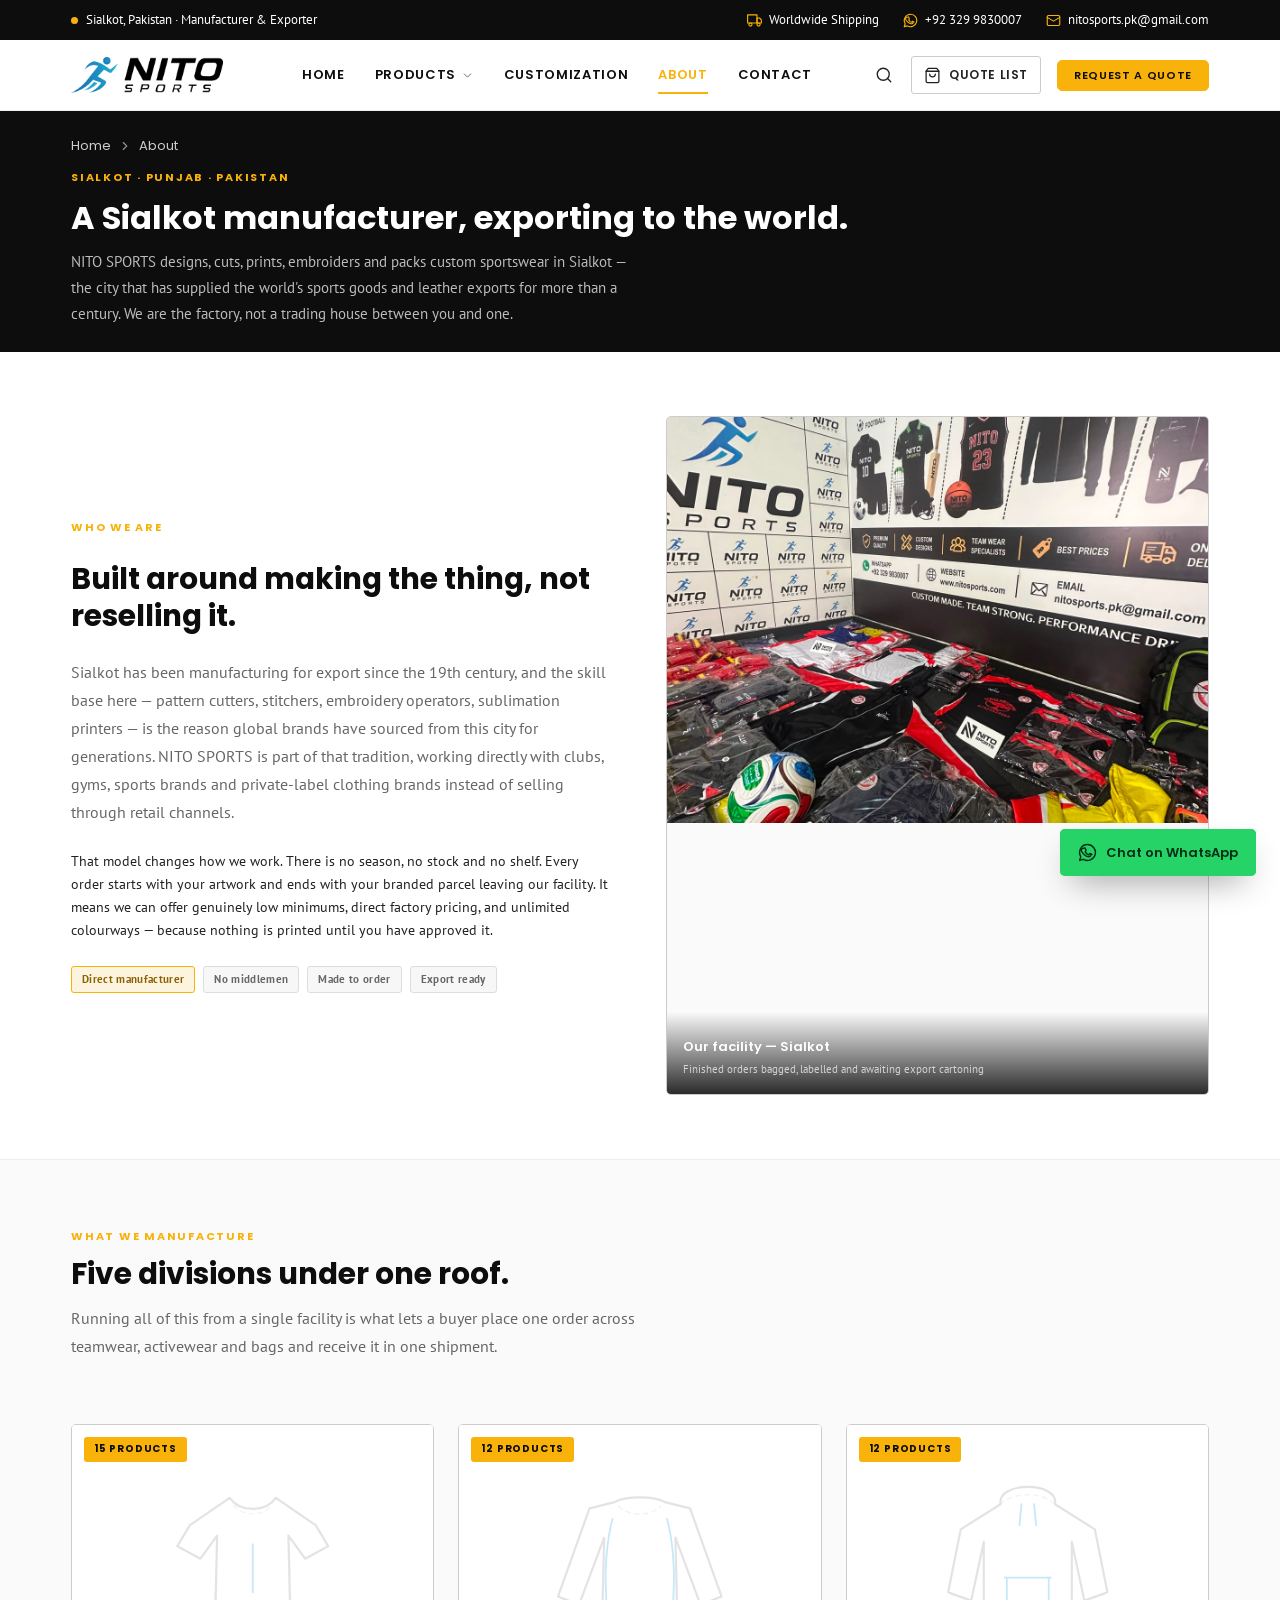
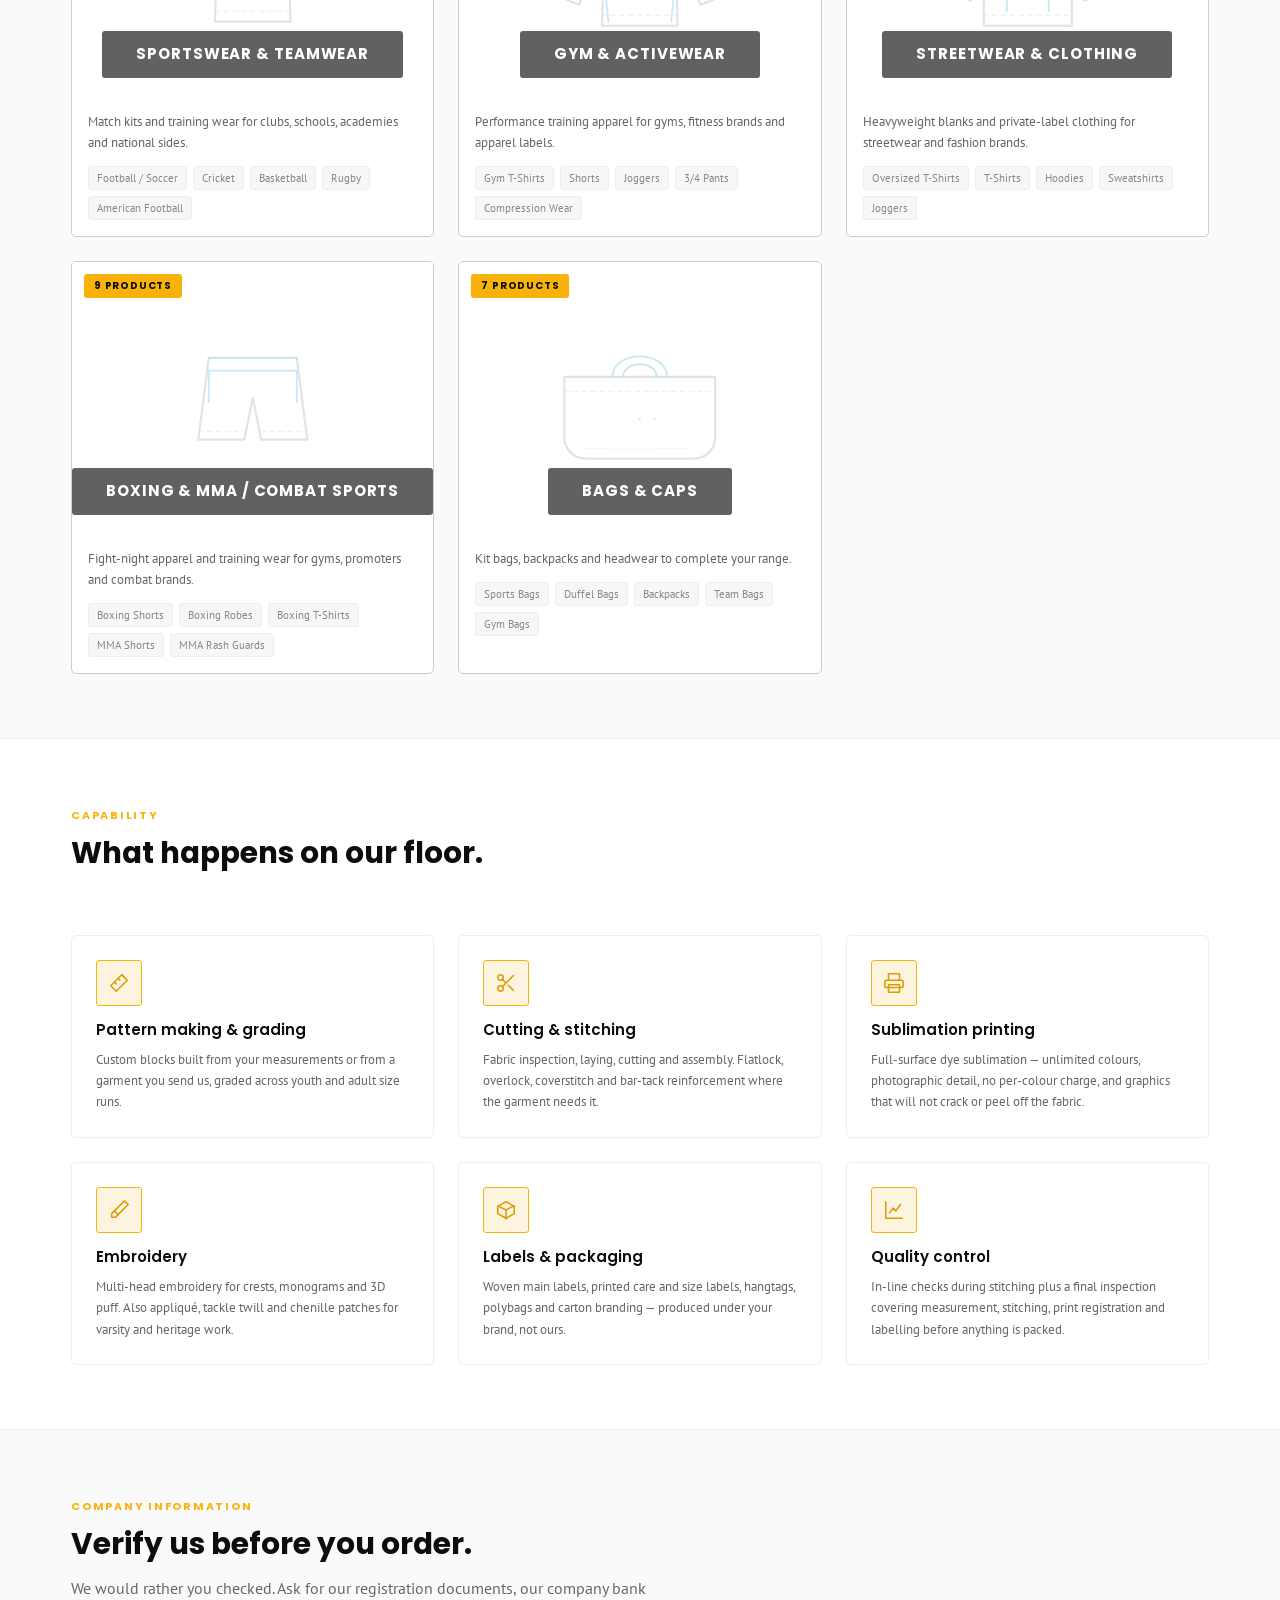
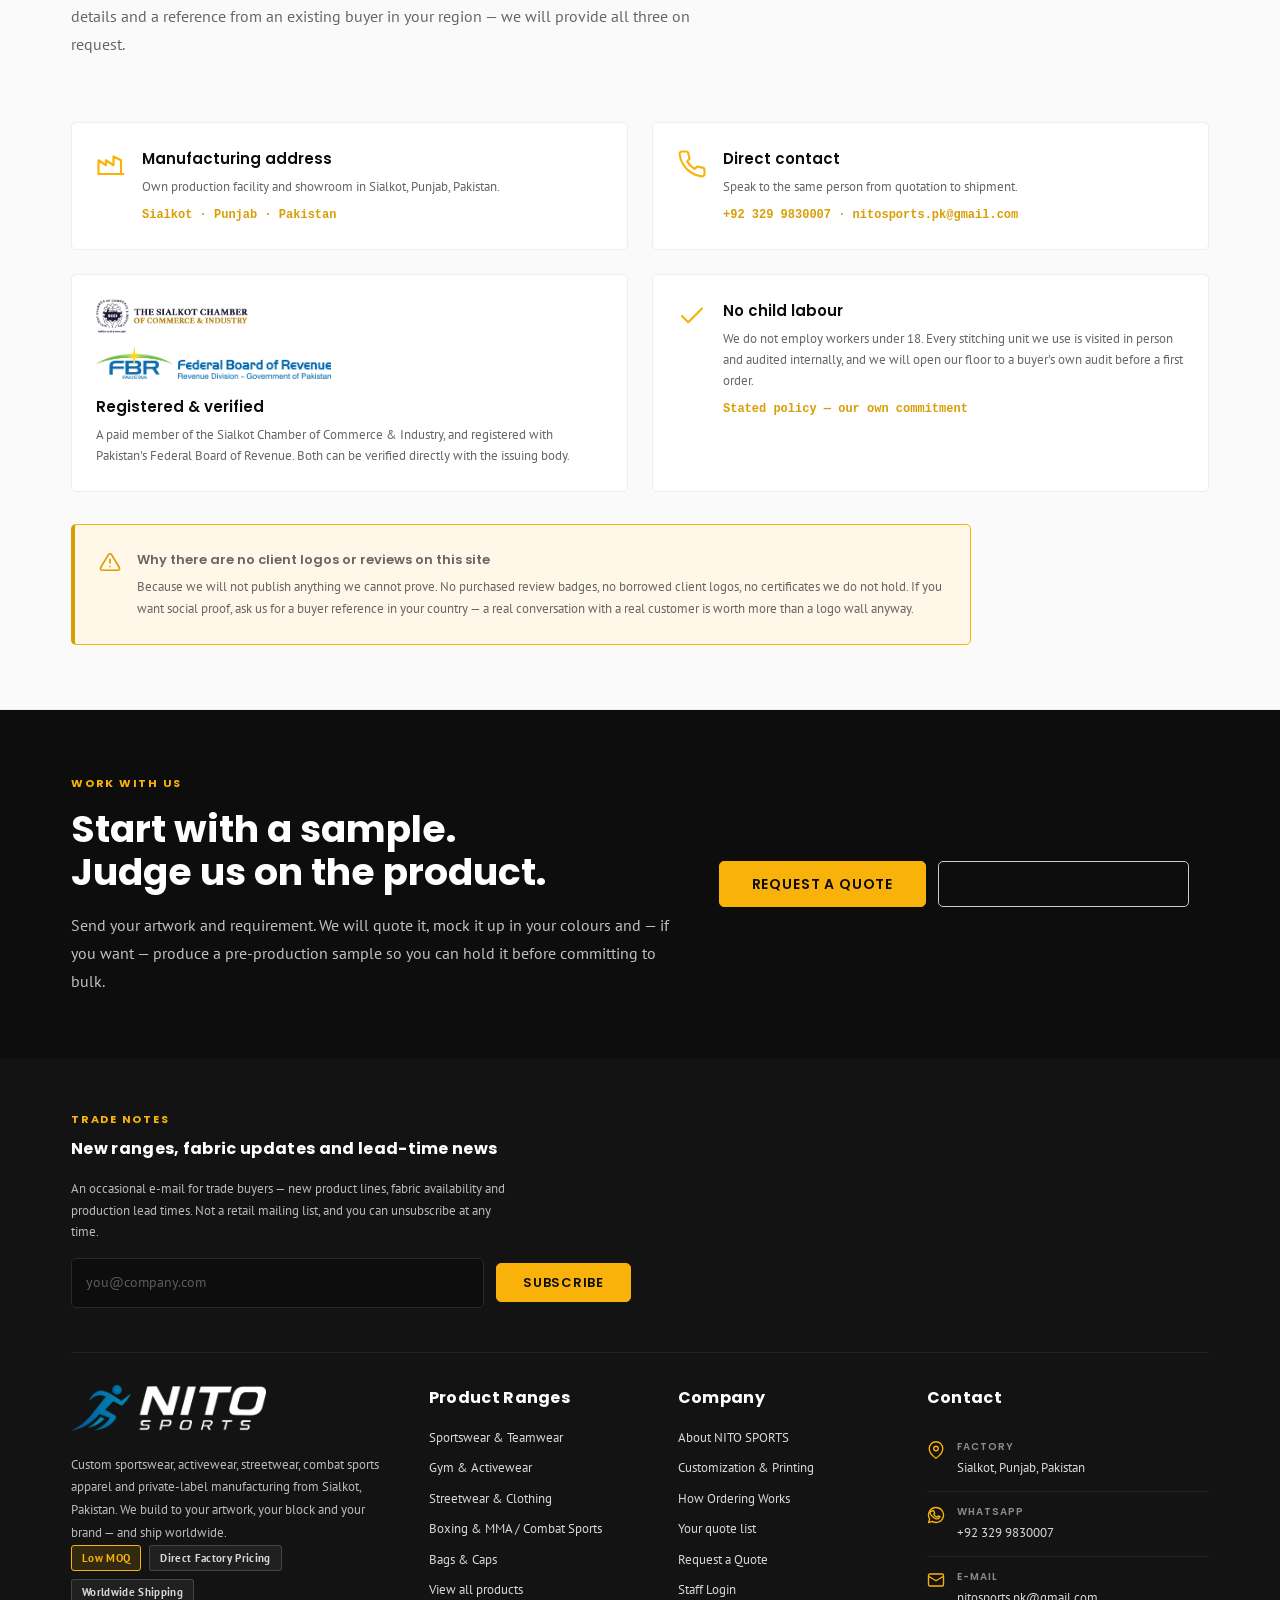
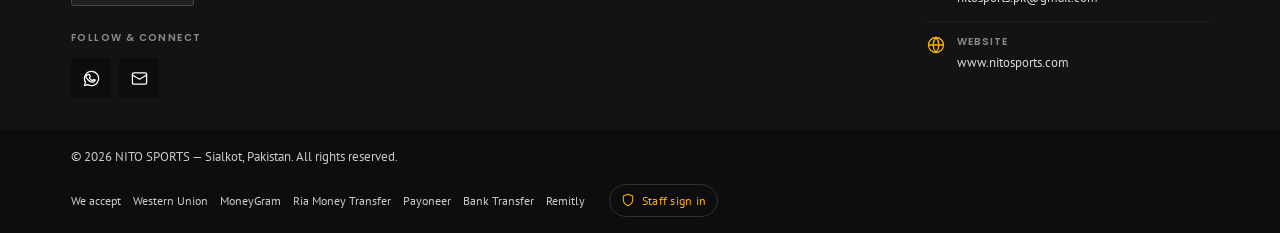
<file: about.html>
<!DOCTYPE html>
<html lang="en">
<head>
<meta charset="utf-8">
<meta name="viewport" content="width=device-width, initial-scale=1">
<title>About NITO SPORTS — Custom Sportswear Manufacturer &amp; Exporter in Sialkot, Pakistan</title>
<meta name="description" content="NITO SPORTS is a Sialkot, Pakistan based manufacturer and exporter of custom sportswear, teamwear, gym activewear, streetwear, boxing and MMA apparel. Learn how we manufacture and export worldwide.">
<link rel="canonical" href="https://nitosports.com/about.html">
<meta name="theme-color" content="#0e0d0d">
<link rel="icon" href="assets/img/favicon-32.png" sizes="32x32" type="image/png">
<link rel="icon" href="assets/img/favicon-192.png" sizes="192x192" type="image/png">
<link rel="apple-touch-icon" href="assets/img/apple-touch-icon.png">
<link rel="preconnect" href="https://fonts.googleapis.com">
<link rel="preconnect" href="https://fonts.gstatic.com" crossorigin>
<link href="https://fonts.googleapis.com/css2?family=PT+Sans:ital,wght@0,400;0,700;1,400&family=Poppins:wght@500;600;700&display=swap" rel="stylesheet">
<link rel="stylesheet" href="assets/css/style.css?v=20261009">
</head>
<body>


<div id="site-header"></div>

<noscript>
  <div style="padding:16px 24px;background:#0e0d0d;border-bottom:1px solid rgba(255,255,255,.1)">
    <strong style="color:#fff">NITO SPORTS</strong> —
    <a href="index.html">Home</a> ·
    <a href="products.html">Products</a> ·
    <a href="customization.html">Customization</a> ·
    <a href="contact.html">Contact</a>
  </div>
</noscript>

<main>

<section class="phead">
  <div class="container phead__in">
    <div class="crumbs">
      <a href="index.html">Home</a>
      <svg viewBox="0 0 24 24" fill="none" stroke="currentColor" stroke-width="2" stroke-linecap="round"><path d="M9 6l6 6-6 6"/></svg>
      <span>About</span>
    </div>
    <span class="eyebrow">Sialkot · Punjab · Pakistan</span>
    <h1 class="display-l">A Sialkot manufacturer, exporting to the world.</h1>
    <p class="lead">
      NITO SPORTS designs, cuts, prints, embroiders and packs custom sportswear in Sialkot —
      the city that has supplied the world's sports goods and leather exports for more than a century.
      We are the factory, not a trading house between you and one.
    </p>
  </div>
</section>

<!-- ============ STORY ============ -->
<section class="section">
  <div class="container">
    <div class="split">
      <div class="stack gap-5" data-reveal="left">
        <span class="eyebrow">Who we are</span>
        <h2 class="h-sec">Built around making the thing, not reselling it.</h2>
        <p class="lead">
          Sialkot has been manufacturing for export since the 19th century, and the skill base here —
          pattern cutters, stitchers, embroidery operators, sublimation printers — is the reason
          global brands have sourced from this city for generations. NITO SPORTS is part of that
          tradition, working directly with clubs, gyms, sports brands and private-label clothing
          brands instead of selling through retail channels.
        </p>
        <p style="color:var(--t2)">
          That model changes how we work. There is no season, no stock and no shelf. Every order
          starts with your artwork and ends with your branded parcel leaving our facility. It means
          we can offer genuinely low minimums, direct factory pricing, and unlimited colourways —
          because nothing is printed until you have approved it.
        </p>
        <div class="tag-row">
          <span class="tag tag--blue">Direct manufacturer</span>
          <span class="tag">No middlemen</span>
          <span class="tag">Made to order</span>
          <span class="tag">Export ready</span>
        </div>
      </div>

      <figure class="media-frame" data-reveal="scale" style="aspect-ratio:4/5">
        <img src="assets/img/factory-showroom.jpg" width="810" height="1080" loading="lazy" alt="NITO SPORTS facility in Sialkot with branded showroom wall and finished teamwear orders packed for export">
        <figcaption class="media-cap">
          <div class="media-cap__t">Our facility — Sialkot</div>
          <div class="media-cap__d">Finished orders bagged, labelled and awaiting export cartoning</div>
        </figcaption>
      </figure>
    </div>
  </div>
</section>

<!-- ============ WHAT WE DO ============ -->
<section class="section section--alt">
  <div class="container">
    <div class="sec-head" data-reveal>
      <span class="eyebrow">What we manufacture</span>
      <h2 class="h-sec">Five divisions under one roof.</h2>
      <p class="lead">
        Running all of this from a single facility is what lets a buyer place one order across
        teamwear, activewear and bags and receive it in one shipment.
      </p>
    </div>

    <div class="grid g-auto-lg mt-8" id="categoryGrid" data-stagger></div>
  </div>
</section>

<!-- ============ CAPABILITY ============ -->
<section class="section">
  <div class="container">
    <div class="sec-head" data-reveal>
      <span class="eyebrow">Capability</span>
      <h2 class="h-sec">What happens on our floor.</h2>
    </div>

    <div class="grid g-3 mt-8" data-stagger>
      <div class="feat">
        <div class="feat__icon"><svg viewBox="0 0 24 24" fill="none" stroke="currentColor" stroke-width="1.7" stroke-linecap="round" stroke-linejoin="round"><path d="M3 15L15 3l6 6L9 21z"/><path d="M7 11l2 2M11 7l2 2M15 3l2 2"/></svg></div>
        <h3>Pattern making &amp; grading</h3>
        <p>Custom blocks built from your measurements or from a garment you send us, graded across youth and adult size runs.</p>
      </div>
      <div class="feat">
        <div class="feat__icon"><svg viewBox="0 0 24 24" fill="none" stroke="currentColor" stroke-width="1.7" stroke-linecap="round" stroke-linejoin="round"><circle cx="6" cy="6" r="3"/><circle cx="6" cy="18" r="3"/><path d="M20 4L8.1 15.9M14.5 14.5L20 20M8.1 8.1L12 12"/></svg></div>
        <h3>Cutting &amp; stitching</h3>
        <p>Fabric inspection, laying, cutting and assembly. Flatlock, overlock, coverstitch and bar-tack reinforcement where the garment needs it.</p>
      </div>
      <div class="feat">
        <div class="feat__icon"><svg viewBox="0 0 24 24" fill="none" stroke="currentColor" stroke-width="1.7" stroke-linecap="round" stroke-linejoin="round"><path d="M6 9V2h12v7"/><rect x="2" y="9" width="20" height="8" rx="2"/><path d="M6 14h12v8H6z"/></svg></div>
        <h3>Sublimation printing</h3>
        <p>Full-surface dye sublimation — unlimited colours, photographic detail, no per-colour charge, and graphics that will not crack or peel off the fabric.</p>
      </div>
      <div class="feat">
        <div class="feat__icon"><svg viewBox="0 0 24 24" fill="none" stroke="currentColor" stroke-width="1.7" stroke-linecap="round" stroke-linejoin="round"><path d="M18 2l4 4-11 11-4-4z"/><path d="M7 13l-3 3v4h4l3-3"/></svg></div>
        <h3>Embroidery</h3>
        <p>Multi-head embroidery for crests, monograms and 3D puff. Also appliqué, tackle twill and chenille patches for varsity and heritage work.</p>
      </div>
      <div class="feat">
        <div class="feat__icon"><svg viewBox="0 0 24 24" fill="none" stroke="currentColor" stroke-width="1.7" stroke-linecap="round" stroke-linejoin="round"><path d="M21 16V8l-9-5-9 5v8l9 5 9-5z"/><path d="M3.3 7.5L12 12l8.7-4.5M12 22V12"/></svg></div>
        <h3>Labels &amp; packaging</h3>
        <p>Woven main labels, printed care and size labels, hangtags, polybags and carton branding — produced under your brand, not ours.</p>
      </div>
      <div class="feat">
        <div class="feat__icon"><svg viewBox="0 0 24 24" fill="none" stroke="currentColor" stroke-width="1.7" stroke-linecap="round" stroke-linejoin="round"><path d="M3 3v18h18"/><path d="M7 15l4-5 3 3 5-7"/></svg></div>
        <h3>Quality control</h3>
        <p>In-line checks during stitching plus a final inspection covering measurement, stitching, print registration and labelling before anything is packed.</p>
      </div>
    </div>
  </div>
</section>

<!-- ============ COMPANY INFO ============ -->
<section class="section section--alt" id="company">
  <div class="container">
    <div class="sec-head" data-reveal>
      <span class="eyebrow">Company information</span>
      <h2 class="h-sec">Verify us before you order.</h2>
      <p class="lead">
        We would rather you checked. Ask for our registration documents, our company bank details and
        a reference from an existing buyer in your region — we will provide all three on request.
      </p>
    </div>

    <div class="grid g-2 mt-8" data-stagger>

      <div class="cred">
        <svg class="cred__icon" viewBox="0 0 24 24" fill="none" stroke="currentColor" stroke-width="1.7" stroke-linecap="round" stroke-linejoin="round"><path d="M2 20V9l6 4V9l6 4V6l6 3v11z"/><path d="M2 20h20"/></svg>
        <div>
          <div class="cred__t">Manufacturing address</div>
          <div class="cred__d">Own production facility and showroom in Sialkot, Punjab, Pakistan.</div>
          <div class="cred__v">Sialkot · Punjab · Pakistan</div>
        </div>
      </div>

      <div class="cred">
        <svg class="cred__icon" viewBox="0 0 24 24" fill="none" stroke="currentColor" stroke-width="1.7" stroke-linecap="round" stroke-linejoin="round"><path d="M22 16.9v3a2 2 0 01-2.2 2 19.8 19.8 0 01-8.6-3.1 19.5 19.5 0 01-6-6A19.8 19.8 0 012.1 4.2 2 2 0 014.1 2h3a2 2 0 012 1.7c.1 1 .4 1.9.7 2.8a2 2 0 01-.5 2.1L8.1 9.9a16 16 0 006 6l1.3-1.2a2 2 0 012.1-.5c.9.3 1.8.6 2.8.7a2 2 0 011.7 2z"/></svg>
        <div>
          <div class="cred__t">Direct contact</div>
          <div class="cred__d">Speak to the same person from quotation to shipment.</div>
          <div class="cred__v">+92 329 9830007 · nitosports.pk@gmail.com</div>
        </div>
      </div>

      <!-- Real marks, taken from the issuing bodies' own websites. See the
           longer note on index.html. Child labour is stated as OUR policy, not
           shown as a badge — it has no issuing body, and a badge would borrow
           the credibility of the two verifiable marks beside it. -->
      <div class="cred cred--marks">
        <div class="cred__marks">
          <img src="assets/img/scci.png" alt="Sialkot Chamber of Commerce and Industry" width="411" height="92" loading="lazy">
          <img src="assets/img/fbr.png" alt="Federal Board of Revenue, Government of Pakistan" width="532" height="77" loading="lazy">
        </div>
        <div style="flex:1;min-width:260px">
          <div class="cred__t">Registered &amp; verified</div>
          <div class="cred__d">A paid member of the Sialkot Chamber of Commerce &amp; Industry, and registered with Pakistan's Federal Board of Revenue. Both can be verified directly with the issuing body.</div>
        </div>
      </div>

      <div class="cred">
        <svg class="cred__icon" viewBox="0 0 24 24" fill="none" stroke="currentColor" stroke-width="1.7" stroke-linecap="round" stroke-linejoin="round"><path d="M20 6L9 17l-5-5"/></svg>
        <div>
          <div class="cred__t">No child labour</div>
          <div class="cred__d">We do not employ workers under 18. Every stitching unit we use is visited in person and audited internally, and we will open our floor to a buyer's own audit before a first order.</div>
          <div class="cred__v">Stated policy — our own commitment</div>
        </div>
      </div>

    </div>

    <div class="note note--warn mt-6" data-reveal="fade" style="max-width:900px">
      <svg viewBox="0 0 24 24" fill="none" stroke="currentColor" stroke-width="1.8" stroke-linecap="round" stroke-linejoin="round"><path d="M12 9v4M12 17h.01"/><path d="M10.3 3.9L1.8 18a2 2 0 001.7 3h17a2 2 0 001.7-3L13.7 3.9a2 2 0 00-3.4 0z"/></svg>
      <div>
        <p class="note__t">Why there are no client logos or reviews on this site</p>
        <p>Because we will not publish anything we cannot prove. No purchased review badges, no borrowed client logos, no certificates we do not hold. If you want social proof, ask us for a buyer reference in your country — a real conversation with a real customer is worth more than a logo wall anyway.</p>
      </div>
    </div>
  </div>
</section>

<!-- ============ CTA ============ -->
<section class="cta-band">
  <div class="container cta-band__in">
    <div class="stack gap-4" data-reveal="left">
      <span class="eyebrow">Work with us</span>
      <h2 class="display-l">Start with a sample.<br>Judge us on the product.</h2>
      <p class="lead">
        Send your artwork and requirement. We will quote it, mock it up in your colours and — if you
        want — produce a pre-production sample so you can hold it before committing to bulk.
      </p>
    </div>
    <div class="btn-row" data-reveal="right">
      <a class="btn btn--primary btn--lg" href="contact.html">Request a Quote</a>
      <a class="btn btn--ghost btn--lg" href="products.html">View product ranges</a>
    </div>
  </div>
</section>

</main>

<div id="site-footer"></div>

<script src="assets/js/flats.js" defer></script>
<script src="assets/js/catalog.js" defer></script>
<script src="assets/js/basket.js" defer></script>
<script src="assets/js/live-data.js" defer></script>
<script src="assets/js/media.js" defer></script>
<script src="assets/js/site.js" defer></script>
</body>
</html>
</file>
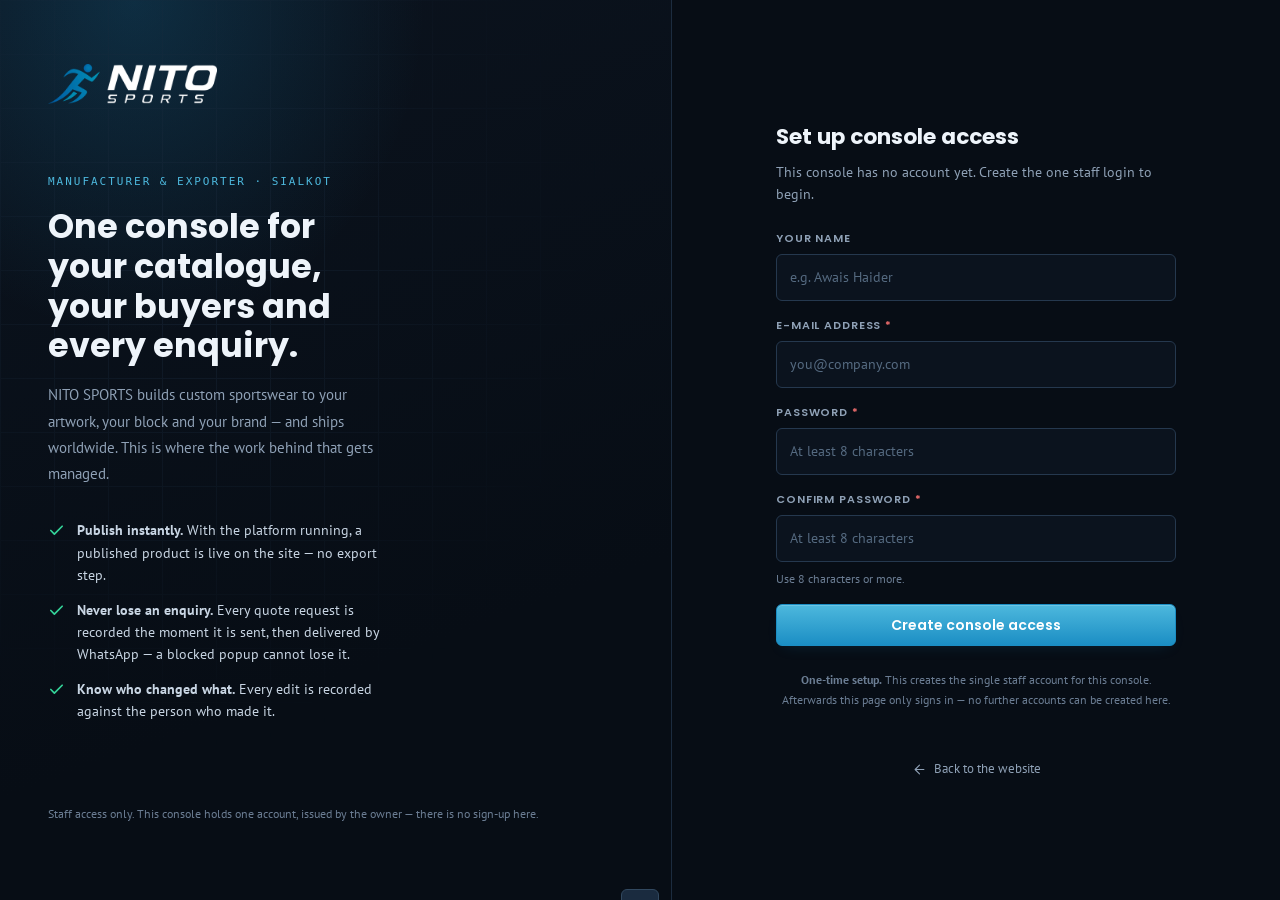
<file: admin.html>
<!DOCTYPE html>
<html lang="en">
<head>
<meta charset="utf-8">
<meta name="viewport" content="width=device-width, initial-scale=1">
<title>Console — NITO SPORTS</title>
<meta name="description" content="Staff console for NITO SPORTS. Manage the product catalogue, enquiries, customers and team.">
<meta name="robots" content="noindex, nofollow">
<meta name="theme-color" content="#070d15">
<link rel="icon" href="assets/img/favicon-32.png" sizes="32x32" type="image/png">
<link rel="icon" href="assets/img/favicon-192.png" sizes="192x192" type="image/png">
<link rel="apple-touch-icon" href="assets/img/apple-touch-icon.png">
<link rel="preconnect" href="https://fonts.googleapis.com">
<link rel="preconnect" href="https://fonts.gstatic.com" crossorigin>
<link href="https://fonts.googleapis.com/css2?family=PT+Sans:ital,wght@0,400;0,700;1,400&family=Poppins:wght@500;600;700&display=swap" rel="stylesheet">
<link rel="stylesheet" href="assets/css/app.css?v=20261009">
</head>
<body>

<h1 class="sr-only">NITO SPORTS staff console</h1>

<!-- ===================== BOOT / AUTH GUARD ===================== -->
<div id="boot" style="min-height:100vh;display:grid;place-items:center;padding:24px">
  <div class="empty">
    <span style="display:block;width:26px;height:26px;border:2px solid var(--line-3);border-top-color:var(--blue);border-radius:999px;animation:spin .8s linear infinite"></span>
    <b>Checking your session…</b>
    <span>One moment.</span>
  </div>
</div>
<style>@keyframes spin{to{transform:rotate(360deg)}}</style>

<!-- ===================== CONSOLE ===================== -->
<div class="app" id="shell" hidden>

  <div class="side__scrim" id="sideScrim"></div>

  <aside class="side" id="side">
    <div class="side__top">
      <img class="side__logo" src="assets/img/nito-lockup-light.png" width="432" height="102" alt="NITO SPORTS">
      <span class="side__tag">Console</span>
    </div>
    <nav class="side__nav" id="sideNav" aria-label="Console sections"></nav>
    <div class="side__foot" id="sideFoot"></div>
  </aside>

  <div class="main">
    <header class="top">
      <button class="top__burger" id="topBurger" aria-label="Open navigation">
        <svg viewBox="0 0 24 24" fill="none" stroke="currentColor" stroke-width="1.8" stroke-linecap="round"><path d="M3 6h18M3 12h18M3 18h18"/></svg>
      </button>
      <div>
        <div class="top__title" id="topTitle">Dashboard</div>
        <div class="top__sub" id="topSub"></div>
      </div>
      <div class="top__right">
        <a class="btn btn--ghost btn--sm" href="index.html" id="topSite" target="_blank" rel="noopener">
          <svg viewBox="0 0 24 24" fill="none" stroke="currentColor" stroke-width="1.8" stroke-linecap="round" stroke-linejoin="round"><path d="M18 13v6a2 2 0 01-2 2H5a2 2 0 01-2-2V8a2 2 0 012-2h6"/><path d="M15 3h6v6M10 14L21 3"/></svg>
          <span>View site</span>
        </a>
        <button class="btn btn--ghost btn--sm" id="topLogout">
          <svg viewBox="0 0 24 24" fill="none" stroke="currentColor" stroke-width="1.8" stroke-linecap="round" stroke-linejoin="round"><path d="M9 21H5a2 2 0 01-2-2V5a2 2 0 012-2h4M16 17l5-5-5-5M21 12H9"/></svg>
          <span>Sign out</span>
        </button>
      </div>
    </header>

    <main class="page" id="view"></main>
  </div>
</div>

<!-- ===================== DRAWER ===================== -->
<div class="drawer" id="drawer" role="dialog" aria-modal="true" aria-labelledby="drawerTitle">
  <div class="drawer__panel">
    <div class="drawer__head">
      <span class="drawer__title" id="drawerTitle"></span>
      <button class="drawer__x" id="drawerX" aria-label="Close">
        <svg viewBox="0 0 24 24" fill="none" stroke="currentColor" stroke-width="1.8" stroke-linecap="round"><path d="M18 6L6 18M6 6l12 12"/></svg>
      </button>
    </div>
    <div class="drawer__body" id="drawerBody"></div>
    <div class="drawer__foot" id="drawerFoot"></div>
  </div>
</div>

<!-- ===================== CONFIRM MODAL ===================== -->
<div class="modal" id="modal" role="dialog" aria-modal="true" aria-labelledby="modalTitle">
  <div class="modal__card">
    <h3 id="modalTitle">Are you sure?</h3>
    <div id="modalBody"></div>
    <div class="modal__acts">
      <button class="btn btn--ghost btn--sm" id="modalCancel">Cancel</button>
      <button class="btn btn--primary btn--sm" id="modalOk">Confirm</button>
    </div>
  </div>
</div>

<div class="toast" id="toast" role="status" aria-live="polite"></div>

<script src="assets/js/flats.js"></script>
<script src="assets/js/catalog.js"></script>
<script src="assets/js/media.js"></script>
<script src="assets/js/enquiries.js"></script>
<script src="assets/js/platform.js"></script>
<script src="assets/js/admin-shell.js"></script>
<script src="assets/js/admin-pages.js"></script>
<script>
  (function () {
    var x = document.getElementById('drawerX');
    if (x) x.addEventListener('click', function () { window.NitoAdmin.closeDrawer(); });
    var d = document.getElementById('drawer');
    if (d) d.addEventListener('click', function (e) {
      if (e.target === this) window.NitoAdmin.closeDrawer();
    });
  })();
</script>
</body>
</html>
</file>
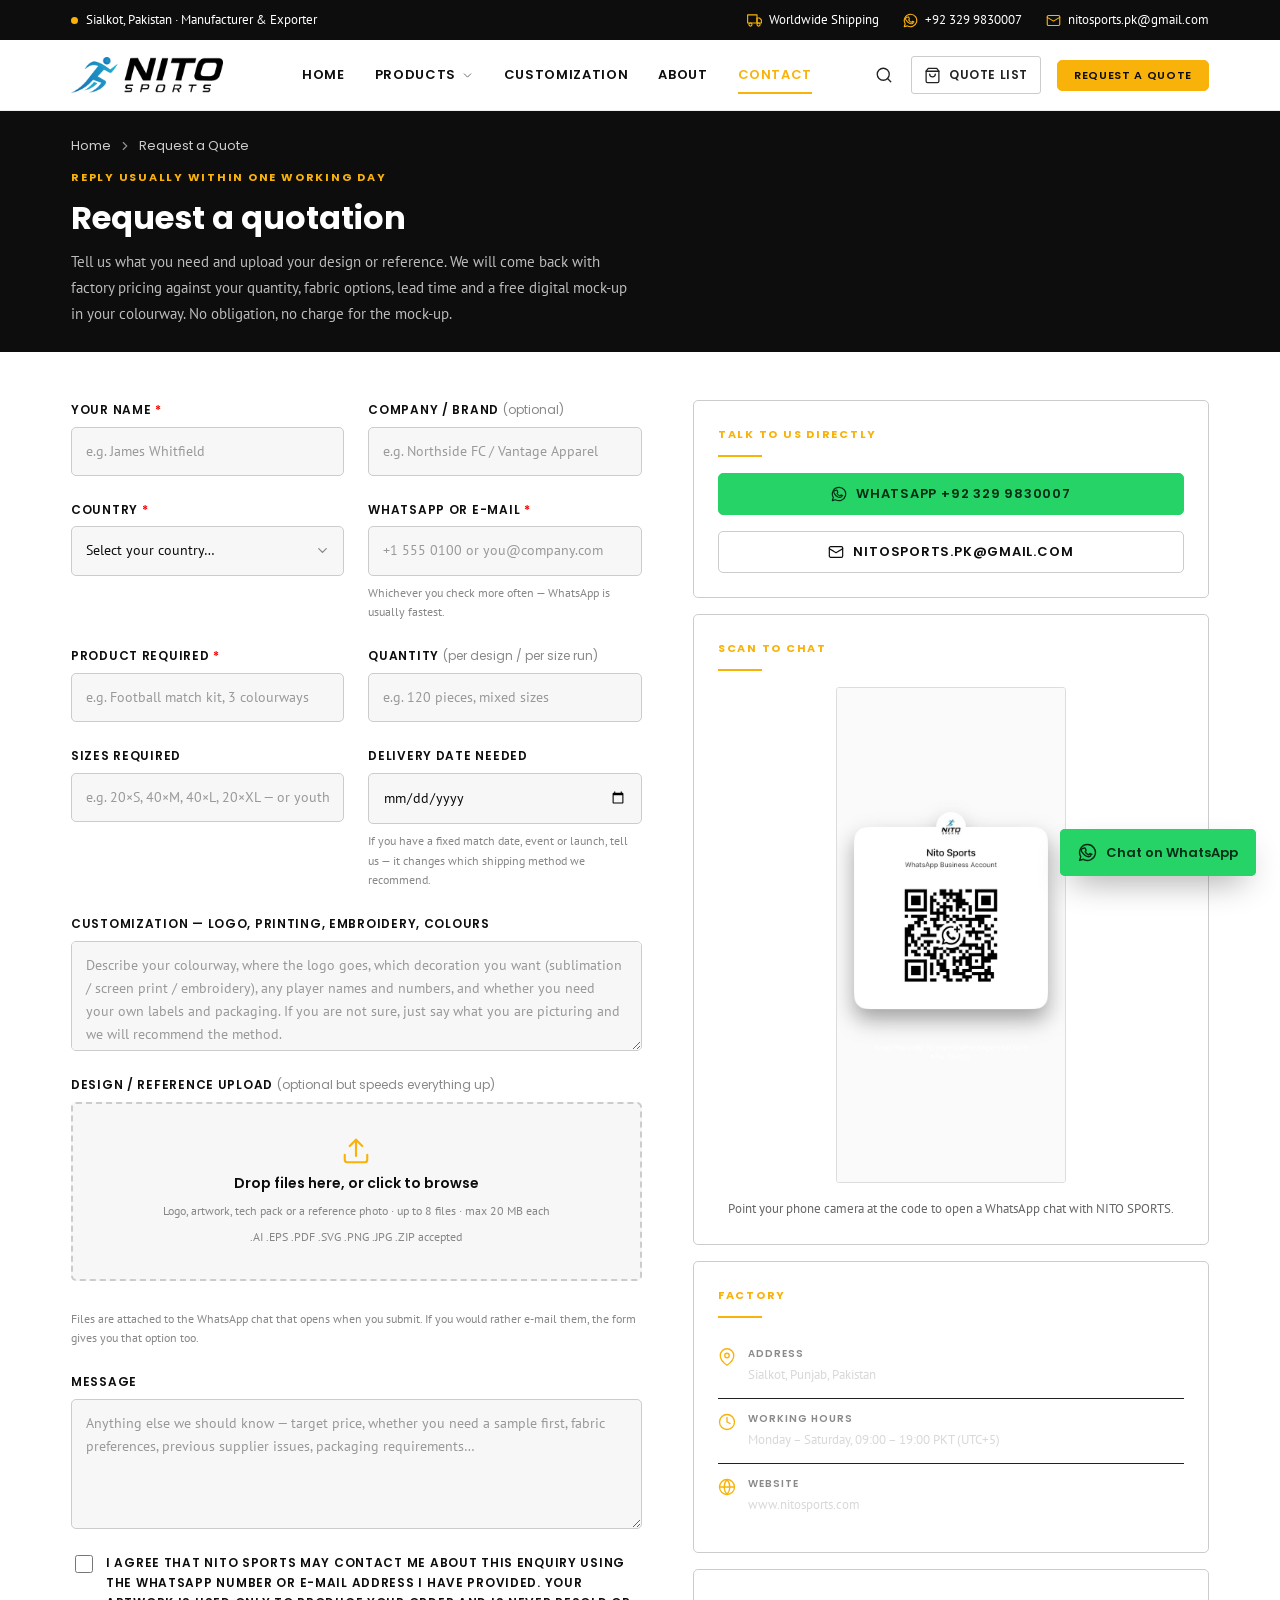
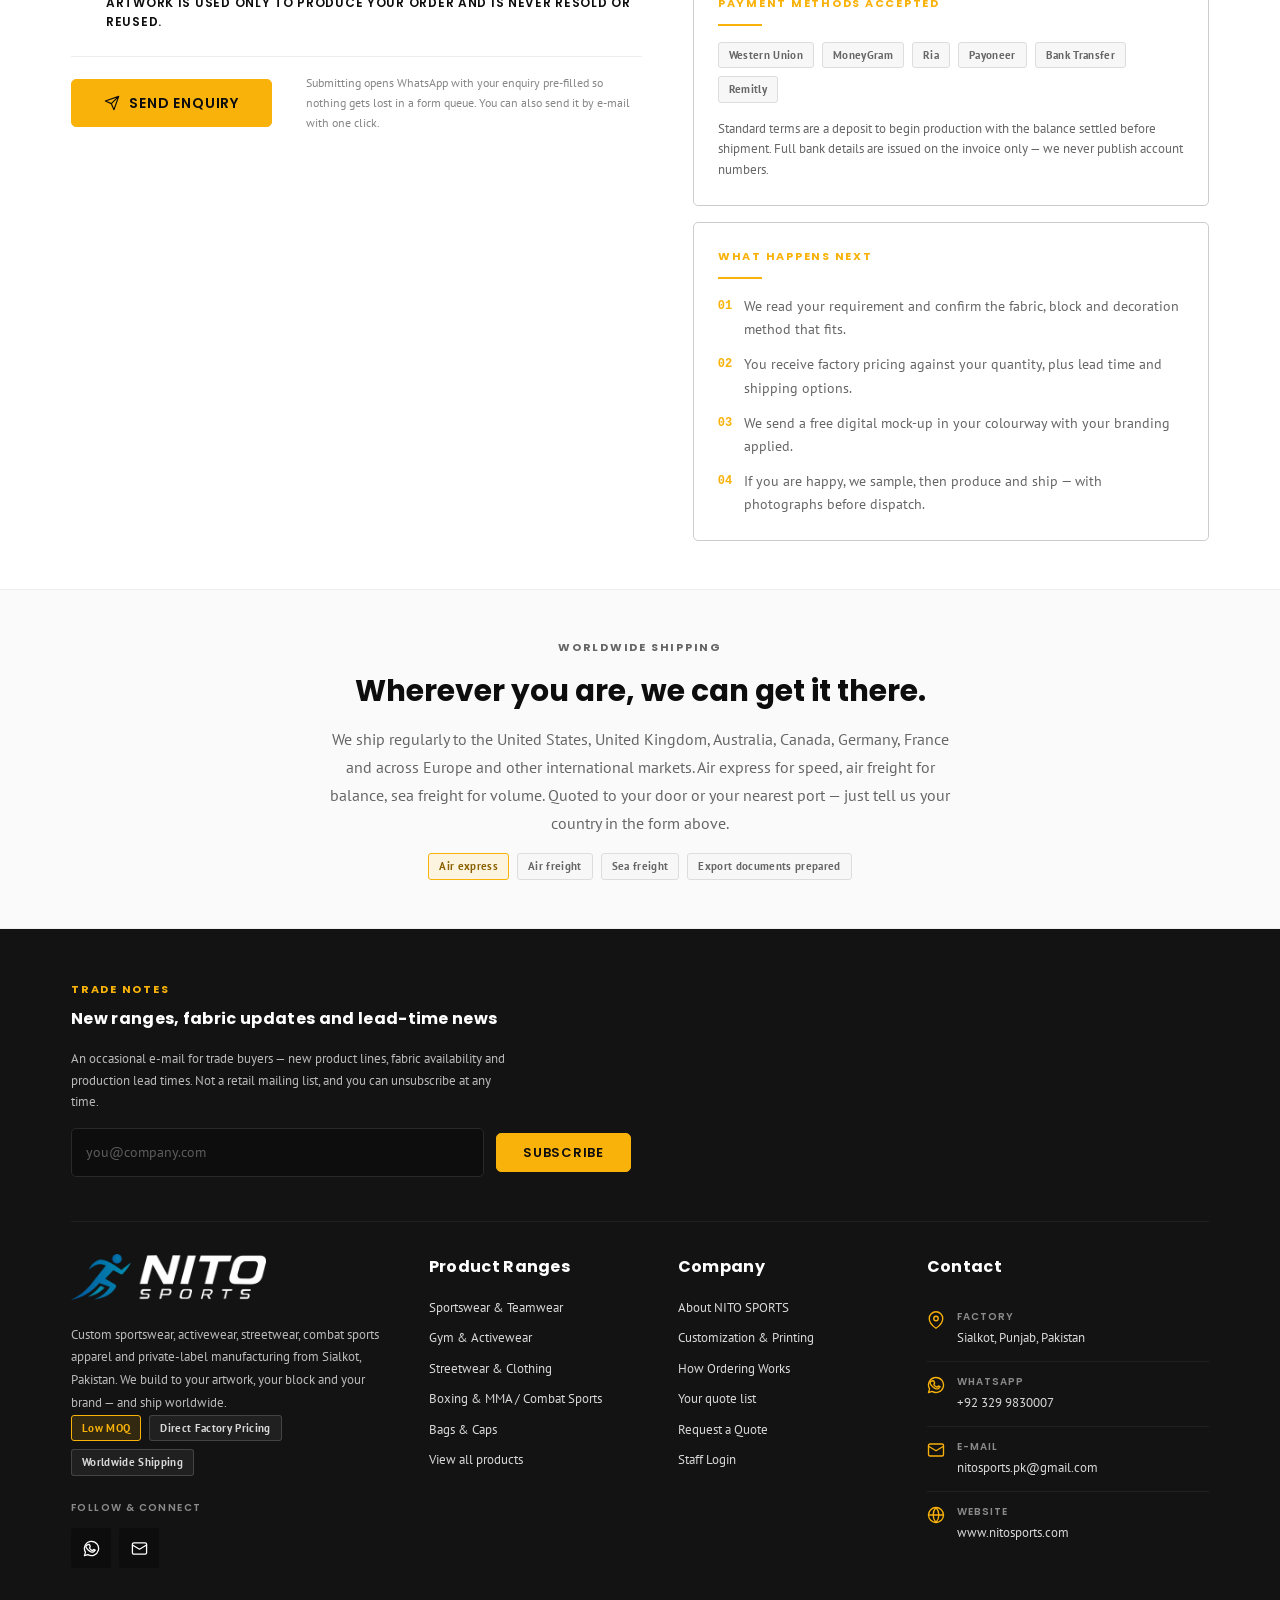
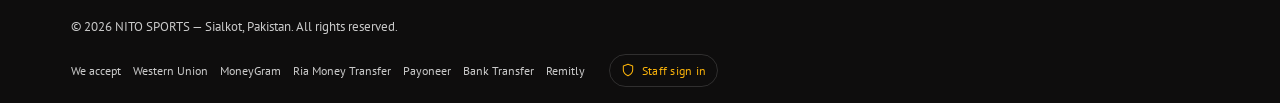
<file: contact.html>
<!DOCTYPE html>
<html lang="en">
<head>
<meta charset="utf-8">
<meta name="viewport" content="width=device-width, initial-scale=1">
<title>Request a Quote — Custom Sportswear Enquiry | NITO SPORTS, Sialkot</title>
<meta name="description" content="Send your requirement to NITO SPORTS. Tell us the product, quantity, sizes and delivery country, upload your logo or reference design, and receive factory pricing plus a free digital mock-up.">
<link rel="canonical" href="https://nitosports.com/contact.html">
<meta name="theme-color" content="#0e0d0d">
<link rel="icon" href="assets/img/favicon-32.png" sizes="32x32" type="image/png">
<link rel="icon" href="assets/img/favicon-192.png" sizes="192x192" type="image/png">
<link rel="apple-touch-icon" href="assets/img/apple-touch-icon.png">
<link rel="preconnect" href="https://fonts.googleapis.com">
<link rel="preconnect" href="https://fonts.gstatic.com" crossorigin>
<link href="https://fonts.googleapis.com/css2?family=PT+Sans:ital,wght@0,400;0,700;1,400&family=Poppins:wght@500;600;700&display=swap" rel="stylesheet">
<link rel="stylesheet" href="assets/css/style.css?v=20261009">
</head>
<body>


<div id="site-header"></div>

<noscript>
  <div style="padding:16px 24px;background:#0e0d0d;border-bottom:1px solid rgba(255,255,255,.1)">
    <strong style="color:#fff">NITO SPORTS</strong> —
    <a href="index.html">Home</a> ·
    <a href="products.html">Products</a> ·
    <a href="about.html">About</a>
  </div>
</noscript>

<main>

<section class="phead">
  <div class="container phead__in">
    <div class="crumbs">
      <a href="index.html">Home</a>
      <svg viewBox="0 0 24 24" fill="none" stroke="currentColor" stroke-width="2" stroke-linecap="round"><path d="M9 6l6 6-6 6"/></svg>
      <span>Request a Quote</span>
    </div>
    <span class="eyebrow">Reply usually within one working day</span>
    <h1 class="display-l">Request a quotation</h1>
    <p class="lead">
      Tell us what you need and upload your design or reference. We will come back with factory
      pricing against your quantity, fabric options, lead time and a free digital mock-up in your
      colourway. No obligation, no charge for the mock-up.
    </p>
  </div>
</section>

<section class="section section--tight">
  <div class="container">
    <div class="split split--wide" style="align-items:start">

      <!-- ================= FORM ================= -->
      <div data-reveal="left">
        <form class="form" id="enquiryForm" novalidate>

          <div class="field">
            <label for="f-name">Your name <span class="req">*</span></label>
            <input class="input" type="text" id="f-name" name="name" required autocomplete="name" placeholder="e.g. James Whitfield" data-msg="Please tell us your name.">
            <span class="field__err"></span>
          </div>

          <div class="field">
            <label for="f-company">Company / Brand <span class="hint">(optional)</span></label>
            <input class="input" type="text" id="f-company" name="company" autocomplete="organization" placeholder="e.g. Northside FC / Vantage Apparel">
            <span class="field__err"></span>
          </div>

          <div class="field">
            <label for="f-country">Country <span class="req">*</span></label>
            <select class="select" id="f-country" name="country" required data-msg="Please select your country so we can quote shipping.">
              <option value="">Select your country…</option>
              <optgroup label="Primary markets">
                <option>United States</option>
                <option>United Kingdom</option>
                <option>Australia</option>
                <option>Canada</option>
                <option>Germany</option>
                <option>France</option>
              </optgroup>
              <optgroup label="Europe">
                <option>Netherlands</option>
                <option>Belgium</option>
                <option>Ireland</option>
                <option>Spain</option>
                <option>Italy</option>
                <option>Portugal</option>
                <option>Sweden</option>
                <option>Norway</option>
                <option>Denmark</option>
                <option>Finland</option>
                <option>Switzerland</option>
                <option>Austria</option>
                <option>Poland</option>
                <option>Czech Republic</option>
                <option>Greece</option>
                <option>Romania</option>
                <option>Croatia</option>
                <option>Other European country</option>
              </optgroup>
              <optgroup label="Middle East &amp; Africa">
                <option>United Arab Emirates</option>
                <option>Saudi Arabia</option>
                <option>Qatar</option>
                <option>Kuwait</option>
                <option>Oman</option>
                <option>Bahrain</option>
                <option>South Africa</option>
                <option>Other Middle East / African country</option>
              </optgroup>
              <optgroup label="Asia &amp; Pacific">
                <option>New Zealand</option>
                <option>Singapore</option>
                <option>Malaysia</option>
                <option>Japan</option>
                <option>South Korea</option>
                <option>Hong Kong, China</option>
                <option>India</option>
                <option>Pakistan</option>
                <option>Other Asian / Pacific country</option>
              </optgroup>
              <optgroup label="Americas">
                <option>Mexico</option>
                <option>Brazil</option>
                <option>Argentina</option>
                <option>Chile</option>
                <option>Other country in the Americas</option>
              </optgroup>
              <option value="Other">Other — I will specify below</option>
            </select>
            <span class="field__err"></span>
          </div>

          <div class="field">
            <label for="f-contact">WhatsApp or E-mail <span class="req">*</span></label>
            <input class="input" type="text" id="f-contact" name="contact" required autocomplete="email" placeholder="+1 555 0100 or you@company.com" data-msg="We need a WhatsApp number or e-mail to send your quotation to.">
            <span class="hint">Whichever you check more often — WhatsApp is usually fastest.</span>
            <span class="field__err"></span>
          </div>

          <div class="field">
            <label for="f-product">Product required <span class="req">*</span></label>
            <input class="input" type="text" id="f-product" name="product" required list="productList" placeholder="e.g. Football match kit, 3 colourways" data-msg="Tell us which product you need a price for.">
            <datalist id="productList">
              <option value="Football / Soccer kit"></option>
              <option value="Cricket kit"></option>
              <option value="Basketball uniform"></option>
              <option value="Rugby jersey"></option>
              <option value="American football jersey"></option>
              <option value="Baseball jersey &amp; pant"></option>
              <option value="Volleyball kit"></option>
              <option value="Ice hockey jersey"></option>
              <option value="Team tracksuit"></option>
              <option value="Gym T-shirt"></option>
              <option value="Gym shorts"></option>
              <option value="Joggers"></option>
              <option value="Compression wear"></option>
              <option value="Leggings"></option>
              <option value="Sports bra"></option>
              <option value="Oversized T-shirt"></option>
              <option value="Heavyweight hoodie"></option>
              <option value="Streetwear tracksuit"></option>
              <option value="Varsity jacket"></option>
              <option value="Boxing shorts"></option>
              <option value="Boxing robe"></option>
              <option value="MMA fight shorts"></option>
              <option value="MMA rash guard"></option>
              <option value="Muay Thai shorts"></option>
              <option value="Duffel / team bag"></option>
              <option value="Backpack"></option>
              <option value="Caps / headwear"></option>
              <option value="Private label range"></option>
            </datalist>
            <span class="field__err"></span>
          </div>

          <div class="field">
            <label for="f-qty">Quantity <span class="hint">(per design / per size run)</span></label>
            <input class="input" type="text" id="f-qty" name="quantity" placeholder="e.g. 120 pieces, mixed sizes">
            <span class="field__err"></span>
          </div>

          <div class="field">
            <label for="f-sizes">Sizes required</label>
            <input class="input" type="text" id="f-sizes" name="sizes" placeholder="e.g. 20×S, 40×M, 40×L, 20×XL — or youth &amp; adult mix">
            <span class="field__err"></span>
          </div>

          <div class="field">
            <label for="f-date">Delivery date needed</label>
            <input class="input" type="date" id="f-date" name="delivery_date">
            <span class="hint">If you have a fixed match date, event or launch, tell us — it changes which shipping method we recommend.</span>
            <span class="field__err"></span>
          </div>

          <div class="field field--full">
            <label for="f-custom">Customization — logo, printing, embroidery, colours</label>
            <textarea class="textarea" id="f-custom" name="customization" style="min-height:110px" placeholder="Describe your colourway, where the logo goes, which decoration you want (sublimation / screen print / embroidery), any player names and numbers, and whether you need your own labels and packaging. If you are not sure, just say what you are picturing and we will recommend the method."></textarea>
            <span class="field__err"></span>
          </div>

          <!-- ---------- FILE UPLOAD ---------- -->
          <div class="field field--full">
            <label>Design / reference upload <span class="hint">(optional but speeds everything up)</span></label>
            <div class="drop-zone" id="dropZone" role="button" tabindex="0">
              <svg viewBox="0 0 24 24" fill="none" stroke="currentColor" stroke-width="1.7" stroke-linecap="round" stroke-linejoin="round"><path d="M21 15v4a2 2 0 01-2 2H5a2 2 0 01-2-2v-4"/><path d="M17 8l-5-5-5 5"/><path d="M12 3v13"/></svg>
              <span class="drop-zone__t">Drop files here, or click to browse</span>
              <span class="drop-zone__d">Logo, artwork, tech pack or a reference photo · up to 8 files · max 20 MB each</span>
              <span class="drop-zone__d">.AI .EPS .PDF .SVG .PNG .JPG .ZIP accepted</span>
            </div>
            <input type="file" id="f-files" name="files" multiple accept=".ai,.eps,.pdf,.svg,.png,.jpg,.jpeg,.webp,.zip,.psd,.cdr">
            <div class="file-list" id="fileList"></div>
            <span class="hint" style="margin-top:2px">Files are attached to the WhatsApp chat that opens when you submit. If you would rather e-mail them, the form gives you that option too.</span>
          </div>

          <div class="field field--full">
            <label for="f-message">Message</label>
            <textarea class="textarea" id="f-message" name="message" placeholder="Anything else we should know — target price, whether you need a sample first, fabric preferences, previous supplier issues, packaging requirements…"></textarea>
            <span class="field__err"></span>
          </div>

          <div class="field field--full">
            <label class="checkbox">
              <input type="checkbox" id="f-consent" required>
              <span>I agree that NITO SPORTS may contact me about this enquiry using the WhatsApp number or e-mail address I have provided. Your artwork is used only to produce your order and is never resold or reused.</span>
            </label>
            <span class="field__err">Please confirm so we can reply to you.</span>
          </div>

          <div class="form-status" id="formStatus" role="status" aria-live="polite"></div>

          <div class="form__foot">
            <button class="btn btn--primary btn--lg" type="submit">
              <svg viewBox="0 0 24 24" fill="none" stroke="currentColor" stroke-width="1.8" stroke-linecap="round" stroke-linejoin="round"><path d="M22 2L11 13M22 2l-7 20-4-9-9-4z"/></svg>
              Send enquiry
            </button>
            <p class="form__note">
              Submitting opens WhatsApp with your enquiry pre-filled so nothing gets lost in a form
              queue. You can also send it by e-mail with one click.
            </p>
          </div>

        </form>
      </div>

      <!-- ================= SIDEBAR ================= -->
      <aside class="stack gap-4" data-reveal="right" style="align-self:start">

        <div class="card">
          <span class="eyebrow">Talk to us directly</span>
          <div class="card__rule"></div>
          <div class="stack gap-4">
            <a class="btn btn--wa btn--block" href="https://wa.me/923299830007?text=Hello%20NITO%20SPORTS%2C%20I%20would%20like%20to%20discuss%20a%20custom%20order." target="_blank" rel="noopener">
              <svg viewBox="0 0 24 24" fill="none" stroke="currentColor" stroke-width="1.8" stroke-linecap="round" stroke-linejoin="round"><path d="M12 2a10 10 0 00-8.5 15.2L2 22l4.9-1.4A10 10 0 1012 2z"/><path d="M17.5 14.4c-.3-.2-1.8-.9-2-1s-.5-.2-.7.1-.8 1-1 1.2-.4.2-.7 0a8 8 0 01-2.3-1.4 8.7 8.7 0 01-1.6-2c-.2-.3 0-.5.1-.6l.5-.6c.2-.2.2-.3.3-.5s0-.4 0-.5-.7-1.7-.9-2.3-.5-.5-.7-.5h-.6a1.2 1.2 0 00-.8.4A3.4 3.4 0 004 8.7a5.9 5.9 0 001.3 3.2 13.5 13.5 0 005.2 4.6c.7.3 1.3.5 1.7.6a4.2 4.2 0 001.9.1 3.1 3.1 0 002-1.4 2.5 2.5 0 00.2-1.4c-.1-.2-.3-.3-.6-.4z"/></svg>
              WhatsApp +92 329 9830007
            </a>
            <a class="btn btn--ghost btn--block" href="mailto:nitosports.pk@gmail.com?subject=Quotation%20request%20%E2%80%94%20NITO%20SPORTS">
              <svg viewBox="0 0 24 24" fill="none" stroke="currentColor" stroke-width="1.8" stroke-linecap="round" stroke-linejoin="round"><rect x="2" y="4" width="20" height="16" rx="2"/><path d="M2 7l10 6 10-6"/></svg>
              nitosports.pk@gmail.com
            </a>
          </div>
        </div>

        <div class="card">
          <span class="eyebrow">Scan to chat</span>
          <div class="card__rule"></div>
          <div class="center">
            <img src="assets/img/whatsapp-qr.jpg" width="360" height="640" loading="lazy" alt="WhatsApp QR code for NITO SPORTS business account"
                 style="width:100%;max-width:230px;margin-inline:auto;border-radius:var(--r-sm);border:1px solid var(--line-2)">
            <p class="small" style="color:var(--t3);margin-top:var(--s4)">Point your phone camera at the code to open a WhatsApp chat with NITO SPORTS.</p>
          </div>
        </div>

        <div class="card">
          <span class="eyebrow">Factory</span>
          <div class="card__rule"></div>
          <div class="footer__contact">
            <div class="footer__ci">
              <svg viewBox="0 0 24 24" fill="none" stroke="currentColor" stroke-width="1.8" stroke-linecap="round" stroke-linejoin="round"><path d="M21 10c0 7-9 13-9 13s-9-6-9-13a9 9 0 0118 0z"/><circle cx="12" cy="10" r="3"/></svg>
              <div><span>Address</span>Sialkot, Punjab, Pakistan</div>
            </div>
            <div class="footer__ci">
              <svg viewBox="0 0 24 24" fill="none" stroke="currentColor" stroke-width="1.8" stroke-linecap="round" stroke-linejoin="round"><circle cx="12" cy="12" r="10"/><path d="M12 6v6l4 2"/></svg>
              <div><span>Working hours</span>Monday – Saturday, 09:00 – 19:00 PKT (UTC+5)</div>
            </div>
            <div class="footer__ci">
              <svg viewBox="0 0 24 24" fill="none" stroke="currentColor" stroke-width="1.8" stroke-linecap="round" stroke-linejoin="round"><circle cx="12" cy="12" r="10"/><path d="M2 12h20M12 2a15 15 0 010 20 15 15 0 010-20z"/></svg>
              <div><span>Website</span>www.nitosports.com</div>
            </div>
          </div>
        </div>

        <div class="card">
          <span class="eyebrow">Payment methods accepted</span>
          <div class="card__rule"></div>
          <div class="tag-row">
            <span class="tag">Western Union</span>
            <span class="tag">MoneyGram</span>
            <span class="tag">Ria</span>
            <span class="tag">Payoneer</span>
            <span class="tag">Bank Transfer</span>
            <span class="tag">Remitly</span>
          </div>
          <p class="small" style="color:var(--t3);margin-top:var(--s4)">
            Standard terms are a deposit to begin production with the balance settled before shipment.
            Full bank details are issued on the invoice only — we never publish account numbers.
          </p>
        </div>

        <div class="card">
          <span class="eyebrow">What happens next</span>
          <div class="card__rule"></div>
          <ol class="list-num">
            <li><span>We read your requirement and confirm the fabric, block and decoration method that fits.</span></li>
            <li><span>You receive factory pricing against your quantity, plus lead time and shipping options.</span></li>
            <li><span>We send a free digital mock-up in your colourway with your branding applied.</span></li>
            <li><span>If you are happy, we sample, then produce and ship — with photographs before dispatch.</span></li>
          </ol>
        </div>

      </aside>

    </div>
  </div>
</section>

<!-- ============ WORLDWIDE ============ -->
<section class="section section--alt section--tight">
  <div class="container container--narrow center">
    <div class="stack gap-4 items-center" data-reveal>
      <span class="eyebrow eyebrow--plain">Worldwide shipping</span>
      <h2 class="h-sec">Wherever you are, we can get it there.</h2>
      <p class="lead center">
        We ship regularly to the United States, United Kingdom, Australia, Canada, Germany, France and
        across Europe and other international markets. Air express for speed, air freight for balance,
        sea freight for volume. Quoted to your door or your nearest port — just tell us your country in
        the form above.
      </p>
      <div class="tag-row justify-center">
        <span class="tag tag--blue">Air express</span>
        <span class="tag">Air freight</span>
        <span class="tag">Sea freight</span>
        <span class="tag">Export documents prepared</span>
      </div>
    </div>
  </div>
</section>

</main>

<div id="site-footer"></div>

<script src="assets/js/flats.js" defer></script>
<script src="assets/js/catalog.js" defer></script>
<script src="assets/js/basket.js" defer></script>
<script src="assets/js/live-data.js" defer></script>
<script src="assets/js/media.js" defer></script>
<script src="assets/js/enquiries.js" defer></script>
<script src="assets/js/site.js" defer></script>
</body>
</html>
</file>
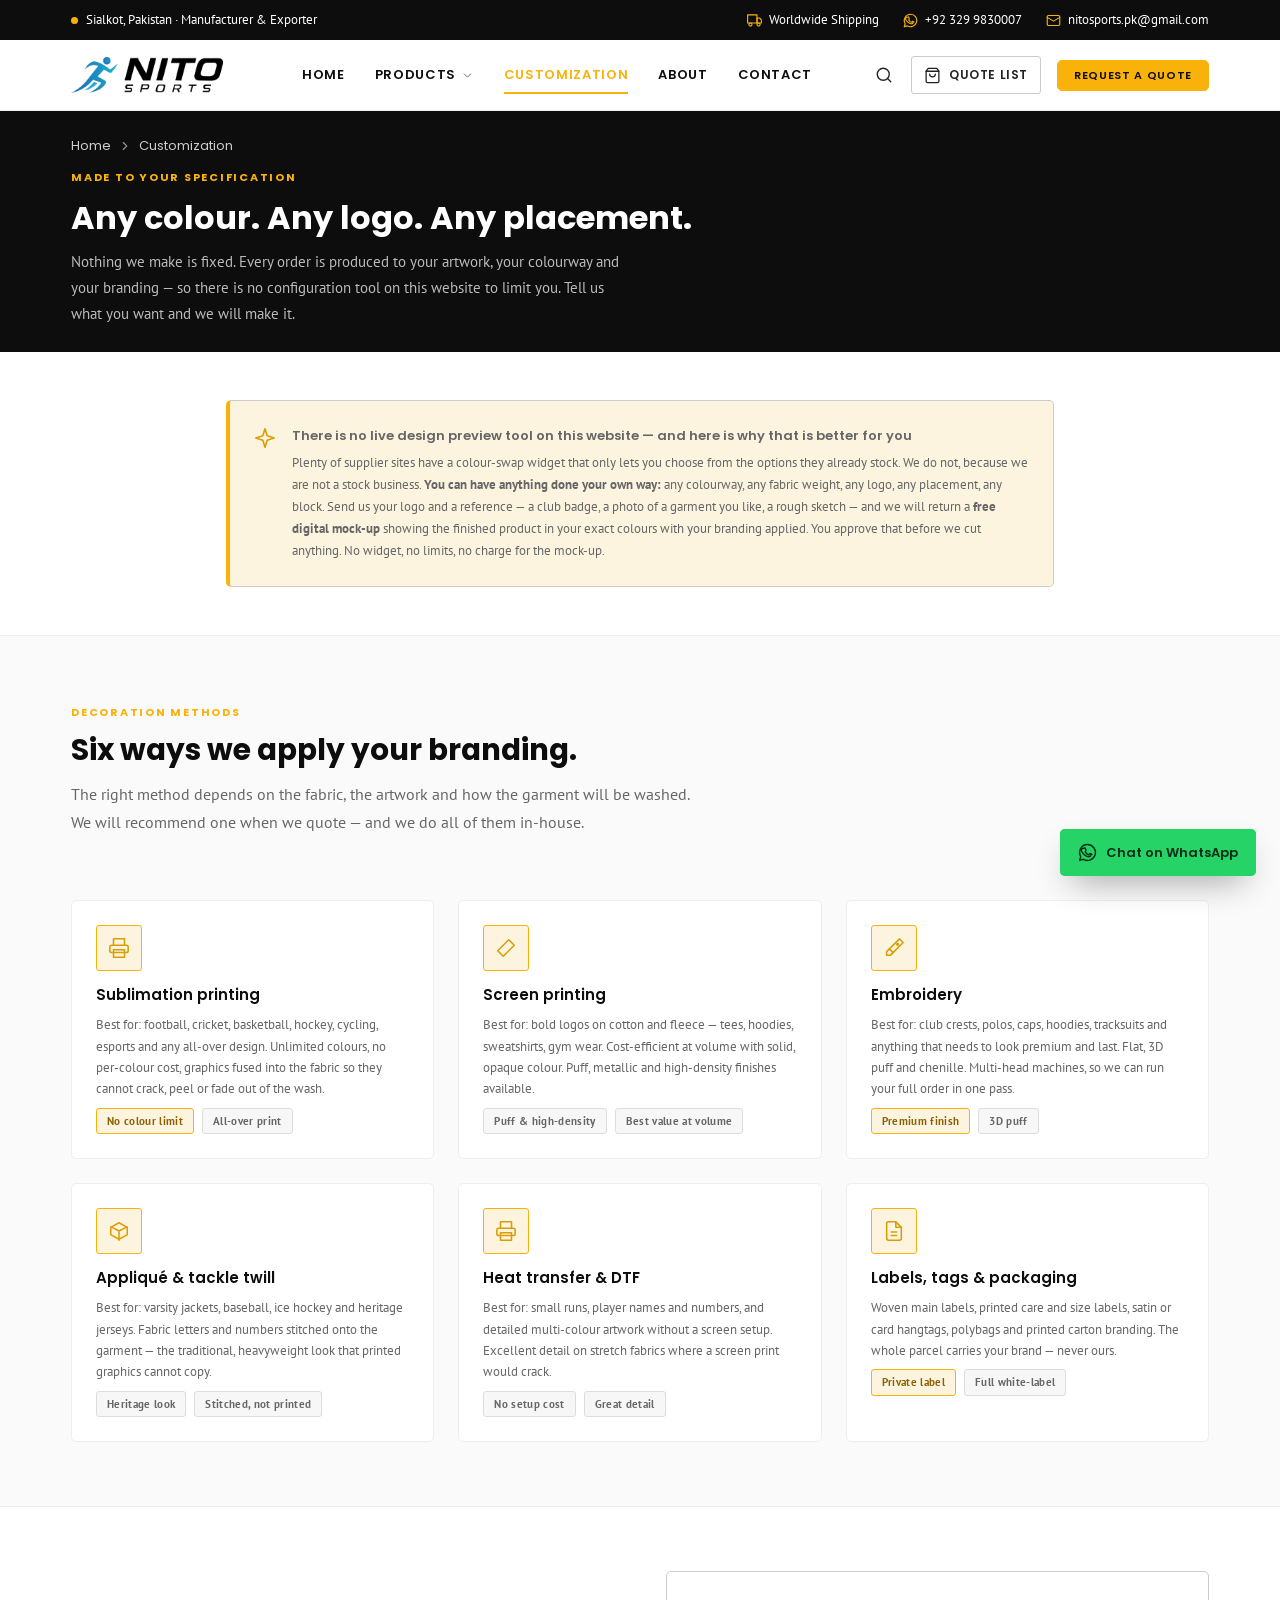
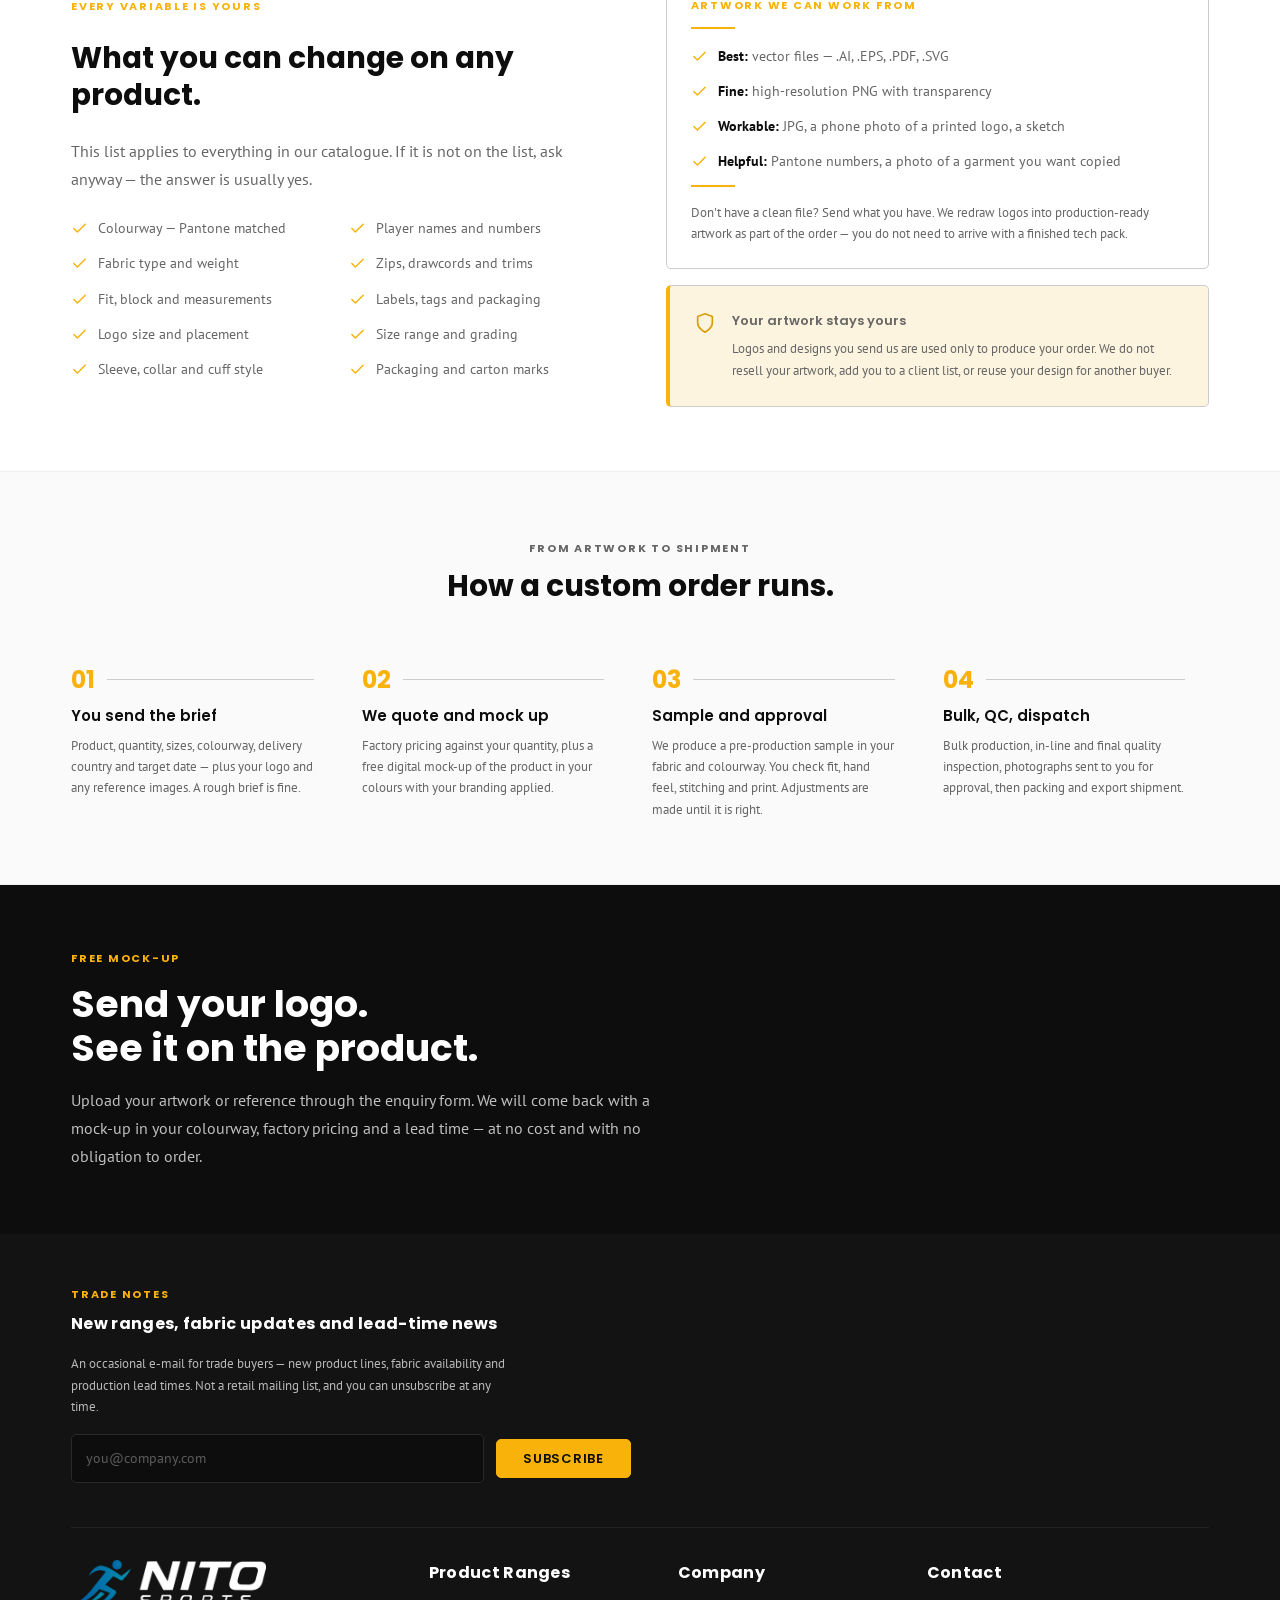
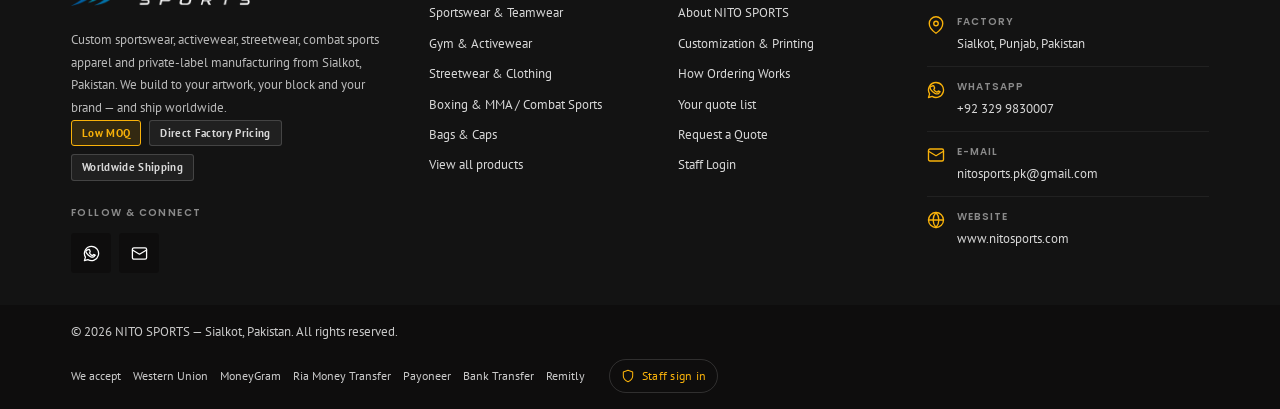
<file: customization.html>
<!DOCTYPE html>
<html lang="en">
<head>
<meta charset="utf-8">
<meta name="viewport" content="width=device-width, initial-scale=1">
<title>Customization — Printing, Embroidery &amp; Private Label | NITO SPORTS</title>
<meta name="description" content="Sublimation printing, screen printing, embroidery, appliqué, woven labels and full private-label packaging. Any colour, any logo, any placement. Free digital mock-up with every quotation from NITO SPORTS, Sialkot.">
<link rel="canonical" href="https://nitosports.com/customization.html">
<meta name="theme-color" content="#0e0d0d">
<link rel="icon" href="assets/img/favicon-32.png" sizes="32x32" type="image/png">
<link rel="icon" href="assets/img/favicon-192.png" sizes="192x192" type="image/png">
<link rel="apple-touch-icon" href="assets/img/apple-touch-icon.png">
<link rel="preconnect" href="https://fonts.googleapis.com">
<link rel="preconnect" href="https://fonts.gstatic.com" crossorigin>
<link href="https://fonts.googleapis.com/css2?family=PT+Sans:ital,wght@0,400;0,700;1,400&family=Poppins:wght@500;600;700&display=swap" rel="stylesheet">
<link rel="stylesheet" href="assets/css/style.css?v=20261009">
</head>
<body>


<div id="site-header"></div>

<noscript>
  <div style="padding:16px 24px;background:#0e0d0d;border-bottom:1px solid rgba(255,255,255,.1)">
    <strong style="color:#fff">NITO SPORTS</strong> —
    <a href="index.html">Home</a> ·
    <a href="products.html">Products</a> ·
    <a href="about.html">About</a> ·
    <a href="contact.html">Contact</a>
  </div>
</noscript>

<main>

<section class="phead">
  <div class="container phead__in">
    <div class="crumbs">
      <a href="index.html">Home</a>
      <svg viewBox="0 0 24 24" fill="none" stroke="currentColor" stroke-width="2" stroke-linecap="round"><path d="M9 6l6 6-6 6"/></svg>
      <span>Customization</span>
    </div>
    <span class="eyebrow">Made to your specification</span>
    <h1 class="display-l">Any colour. Any logo. Any placement.</h1>
    <p class="lead">
      Nothing we make is fixed. Every order is produced to your artwork, your colourway and your
      branding — so there is no configuration tool on this website to limit you. Tell us what you
      want and we will make it.
    </p>
  </div>
</section>

<!-- ============ HONEST STATEMENT ============ -->
<section class="section section--tight">
  <div class="container container--narrow">
    <div class="note" data-reveal="fade">
      <svg viewBox="0 0 24 24" fill="none" stroke="currentColor" stroke-width="1.8" stroke-linecap="round" stroke-linejoin="round"><path d="M12 2l2.4 7.6L22 12l-7.6 2.4L12 22l-2.4-7.6L2 12l7.6-2.4z"/></svg>
      <div>
        <p class="note__t">There is no live design preview tool on this website — and here is why that is better for you</p>
        <p>
          Plenty of supplier sites have a colour-swap widget that only lets you choose from the options
          they already stock. We do not, because we are not a stock business. <strong>You can have
          anything done your own way:</strong> any colourway, any fabric weight, any logo, any placement,
          any block. Send us your logo and a reference — a club badge, a photo of a garment you like, a
          rough sketch — and we will return a <strong>free digital mock-up</strong> showing the finished
          product in your exact colours with your branding applied. You approve that before we cut
          anything. No widget, no limits, no charge for the mock-up.
        </p>
      </div>
    </div>
  </div>
</section>

<!-- ============ DECORATION TECHNIQUES ============ -->
<section class="section section--alt">
  <div class="container">
    <div class="sec-head" data-reveal>
      <span class="eyebrow">Decoration methods</span>
      <h2 class="h-sec">Six ways we apply your branding.</h2>
      <p class="lead">
        The right method depends on the fabric, the artwork and how the garment will be washed.
        We will recommend one when we quote — and we do all of them in-house.
      </p>
    </div>

    <div class="grid g-3 mt-8" data-stagger>
      <div class="feat">
        <div class="feat__icon"><svg viewBox="0 0 24 24" fill="none" stroke="currentColor" stroke-width="1.7" stroke-linecap="round" stroke-linejoin="round"><path d="M6 9V2h12v7"/><rect x="2" y="9" width="20" height="8" rx="2"/><path d="M6 14h12v8H6z"/></svg></div>
        <h3>Sublimation printing</h3>
        <p>Best for: football, cricket, basketball, hockey, cycling, esports and any all-over design. Unlimited colours, no per-colour cost, graphics fused into the fabric so they cannot crack, peel or fade out of the wash.</p>
        <div class="tag-row" style="margin-top:var(--s2)"><span class="tag tag--blue">No colour limit</span><span class="tag">All-over print</span></div>
      </div>

      <div class="feat">
        <div class="feat__icon"><svg viewBox="0 0 24 24" fill="none" stroke="currentColor" stroke-width="1.7" stroke-linecap="round" stroke-linejoin="round"><path d="M3 15L15 3l6 6L9 21z"/></svg></div>
        <h3>Screen printing</h3>
        <p>Best for: bold logos on cotton and fleece — tees, hoodies, sweatshirts, gym wear. Cost-efficient at volume with solid, opaque colour. Puff, metallic and high-density finishes available.</p>
        <div class="tag-row" style="margin-top:var(--s2)"><span class="tag">Puff &amp; high-density</span><span class="tag">Best value at volume</span></div>
      </div>

      <div class="feat">
        <div class="feat__icon"><svg viewBox="0 0 24 24" fill="none" stroke="currentColor" stroke-width="1.7" stroke-linecap="round" stroke-linejoin="round"><path d="M18 2l4 4-11 11-4-4z"/><path d="M7 13l-3 3v4h4l3-3"/><circle cx="16" cy="8" r="1"/></svg></div>
        <h3>Embroidery</h3>
        <p>Best for: club crests, polos, caps, hoodies, tracksuits and anything that needs to look premium and last. Flat, 3D puff and chenille. Multi-head machines, so we can run your full order in one pass.</p>
        <div class="tag-row" style="margin-top:var(--s2)"><span class="tag tag--blue">Premium finish</span><span class="tag">3D puff</span></div>
      </div>

      <div class="feat">
        <div class="feat__icon"><svg viewBox="0 0 24 24" fill="none" stroke="currentColor" stroke-width="1.7" stroke-linecap="round" stroke-linejoin="round"><path d="M21 16V8l-9-5-9 5v8l9 5 9-5z"/><path d="M12 22V12M3.3 7.5L12 12l8.7-4.5"/></svg></div>
        <h3>Appliqué &amp; tackle twill</h3>
        <p>Best for: varsity jackets, baseball, ice hockey and heritage jerseys. Fabric letters and numbers stitched onto the garment — the traditional, heavyweight look that printed graphics cannot copy.</p>
        <div class="tag-row" style="margin-top:var(--s2)"><span class="tag">Heritage look</span><span class="tag">Stitched, not printed</span></div>
      </div>

      <div class="feat">
        <div class="feat__icon"><svg viewBox="0 0 24 24" fill="none" stroke="currentColor" stroke-width="1.7" stroke-linecap="round" stroke-linejoin="round"><path d="M6 9V2h12v7"/><rect x="2" y="9" width="20" height="8" rx="2"/><path d="M6 14h12v8H6z"/></svg></div>
        <h3>Heat transfer &amp; DTF</h3>
        <p>Best for: small runs, player names and numbers, and detailed multi-colour artwork without a screen setup. Excellent detail on stretch fabrics where a screen print would crack.</p>
        <div class="tag-row" style="margin-top:var(--s2)"><span class="tag">No setup cost</span><span class="tag">Great detail</span></div>
      </div>

      <div class="feat">
        <div class="feat__icon"><svg viewBox="0 0 24 24" fill="none" stroke="currentColor" stroke-width="1.7" stroke-linecap="round" stroke-linejoin="round"><path d="M14 2H6a2 2 0 00-2 2v16a2 2 0 002 2h12a2 2 0 002-2V8z"/><path d="M14 2v6h6M9 13h6M9 17h6"/></svg></div>
        <h3>Labels, tags &amp; packaging</h3>
        <p>Woven main labels, printed care and size labels, satin or card hangtags, polybags and printed carton branding. The whole parcel carries your brand — never ours.</p>
        <div class="tag-row" style="margin-top:var(--s2)"><span class="tag tag--blue">Private label</span><span class="tag">Full white-label</span></div>
      </div>
    </div>
  </div>
</section>

<!-- ============ WHAT CAN BE CUSTOMIZED ============ -->
<section class="section">
  <div class="container">
    <div class="split">
      <div class="stack gap-5" data-reveal="left">
        <span class="eyebrow">Every variable is yours</span>
        <h2 class="h-sec">What you can change on any product.</h2>
        <p class="lead">
          This list applies to everything in our catalogue. If it is not on the list, ask anyway —
          the answer is usually yes.
        </p>
        <div class="grid g-2" style="gap:var(--s3)">
          <ul class="list-check">
            <li><svg viewBox="0 0 24 24" fill="none" stroke="currentColor" stroke-width="2" stroke-linecap="round" stroke-linejoin="round"><path d="M20 6L9 17l-5-5"/></svg><span>Colourway — Pantone matched</span></li>
            <li><svg viewBox="0 0 24 24" fill="none" stroke="currentColor" stroke-width="2" stroke-linecap="round" stroke-linejoin="round"><path d="M20 6L9 17l-5-5"/></svg><span>Fabric type and weight</span></li>
            <li><svg viewBox="0 0 24 24" fill="none" stroke="currentColor" stroke-width="2" stroke-linecap="round" stroke-linejoin="round"><path d="M20 6L9 17l-5-5"/></svg><span>Fit, block and measurements</span></li>
            <li><svg viewBox="0 0 24 24" fill="none" stroke="currentColor" stroke-width="2" stroke-linecap="round" stroke-linejoin="round"><path d="M20 6L9 17l-5-5"/></svg><span>Logo size and placement</span></li>
            <li><svg viewBox="0 0 24 24" fill="none" stroke="currentColor" stroke-width="2" stroke-linecap="round" stroke-linejoin="round"><path d="M20 6L9 17l-5-5"/></svg><span>Sleeve, collar and cuff style</span></li>
          </ul>
          <ul class="list-check">
            <li><svg viewBox="0 0 24 24" fill="none" stroke="currentColor" stroke-width="2" stroke-linecap="round" stroke-linejoin="round"><path d="M20 6L9 17l-5-5"/></svg><span>Player names and numbers</span></li>
            <li><svg viewBox="0 0 24 24" fill="none" stroke="currentColor" stroke-width="2" stroke-linecap="round" stroke-linejoin="round"><path d="M20 6L9 17l-5-5"/></svg><span>Zips, drawcords and trims</span></li>
            <li><svg viewBox="0 0 24 24" fill="none" stroke="currentColor" stroke-width="2" stroke-linecap="round" stroke-linejoin="round"><path d="M20 6L9 17l-5-5"/></svg><span>Labels, tags and packaging</span></li>
            <li><svg viewBox="0 0 24 24" fill="none" stroke="currentColor" stroke-width="2" stroke-linecap="round" stroke-linejoin="round"><path d="M20 6L9 17l-5-5"/></svg><span>Size range and grading</span></li>
            <li><svg viewBox="0 0 24 24" fill="none" stroke="currentColor" stroke-width="2" stroke-linecap="round" stroke-linejoin="round"><path d="M20 6L9 17l-5-5"/></svg><span>Packaging and carton marks</span></li>
          </ul>
        </div>
      </div>

      <div class="stack gap-4" data-reveal="right">
        <div class="card">
          <span class="eyebrow">Artwork we can work from</span>
          <div class="card__rule"></div>
          <ul class="list-check">
            <li><svg viewBox="0 0 24 24" fill="none" stroke="currentColor" stroke-width="2" stroke-linecap="round" stroke-linejoin="round"><path d="M20 6L9 17l-5-5"/></svg><span><strong style="color:var(--t1)">Best:</strong> vector files — .AI, .EPS, .PDF, .SVG</span></li>
            <li><svg viewBox="0 0 24 24" fill="none" stroke="currentColor" stroke-width="2" stroke-linecap="round" stroke-linejoin="round"><path d="M20 6L9 17l-5-5"/></svg><span><strong style="color:var(--t1)">Fine:</strong> high-resolution PNG with transparency</span></li>
            <li><svg viewBox="0 0 24 24" fill="none" stroke="currentColor" stroke-width="2" stroke-linecap="round" stroke-linejoin="round"><path d="M20 6L9 17l-5-5"/></svg><span><strong style="color:var(--t1)">Workable:</strong> JPG, a phone photo of a printed logo, a sketch</span></li>
            <li><svg viewBox="0 0 24 24" fill="none" stroke="currentColor" stroke-width="2" stroke-linecap="round" stroke-linejoin="round"><path d="M20 6L9 17l-5-5"/></svg><span><strong style="color:var(--t1)">Helpful:</strong> Pantone numbers, a photo of a garment you want copied</span></li>
          </ul>
          <div class="card__rule"></div>
          <p class="small" style="color:var(--t3)">
            Don't have a clean file? Send what you have. We redraw logos into production-ready artwork
            as part of the order — you do not need to arrive with a finished tech pack.
          </p>
        </div>

        <div class="note">
          <svg viewBox="0 0 24 24" fill="none" stroke="currentColor" stroke-width="1.8" stroke-linecap="round" stroke-linejoin="round"><path d="M12 22s8-4 8-10V5l-8-3-8 3v7c0 6 8 10 8 10z"/></svg>
          <div>
            <p class="note__t">Your artwork stays yours</p>
            <p>Logos and designs you send us are used only to produce your order. We do not resell your artwork, add you to a client list, or reuse your design for another buyer.</p>
          </div>
        </div>
      </div>
    </div>
  </div>
</section>

<!-- ============ PROCESS ============ -->
<section class="section section--alt" id="process">
  <div class="container">
    <div class="sec-head sec-head--center" data-reveal>
      <span class="eyebrow eyebrow--plain">From artwork to shipment</span>
      <h2 class="h-sec">How a custom order runs.</h2>
    </div>

    <div class="steps mt-8" data-stagger>
      <div class="step">
        <div class="step__top"><span class="step__n">01</span><span class="step__line"></span></div>
        <h3>You send the brief</h3>
        <p>Product, quantity, sizes, colourway, delivery country and target date — plus your logo and any reference images. A rough brief is fine.</p>
      </div>
      <div class="step">
        <div class="step__top"><span class="step__n">02</span><span class="step__line"></span></div>
        <h3>We quote and mock up</h3>
        <p>Factory pricing against your quantity, plus a free digital mock-up of the product in your colours with your branding applied.</p>
      </div>
      <div class="step">
        <div class="step__top"><span class="step__n">03</span><span class="step__line"></span></div>
        <h3>Sample and approval</h3>
        <p>We produce a pre-production sample in your fabric and colourway. You check fit, hand feel, stitching and print. Adjustments are made until it is right.</p>
      </div>
      <div class="step">
        <div class="step__top"><span class="step__n">04</span><span class="step__line"></span></div>
        <h3>Bulk, QC, dispatch</h3>
        <p>Bulk production, in-line and final quality inspection, photographs sent to you for approval, then packing and export shipment.</p>
      </div>
    </div>
  </div>
</section>

<!-- ============ CTA ============ -->
<section class="cta-band">
  <div class="container cta-band__in">
    <div class="stack gap-4" data-reveal="left">
      <span class="eyebrow">Free mock-up</span>
      <h2 class="display-l">Send your logo.<br>See it on the product.</h2>
      <p class="lead">
        Upload your artwork or reference through the enquiry form. We will come back with a mock-up in
        your colourway, factory pricing and a lead time — at no cost and with no obligation to order.
      </p>
    </div>
    <div class="btn-row" data-reveal="right">
      <a class="btn btn--primary btn--lg" href="contact.html">Upload your design</a>
      <a class="btn btn--wa btn--lg" href="https://wa.me/923299830007?text=Hello%20NITO%20SPORTS%2C%20I%20would%20like%20a%20free%20mock-up%20of%20a%20custom%20product." target="_blank" rel="noopener">
        <svg viewBox="0 0 24 24" fill="none" stroke="currentColor" stroke-width="1.8" stroke-linecap="round" stroke-linejoin="round"><path d="M12 2a10 10 0 00-8.5 15.2L2 22l4.9-1.4A10 10 0 1012 2z"/></svg>
        WhatsApp Us
      </a>
    </div>
  </div>
</section>

</main>

<div id="site-footer"></div>

<script src="assets/js/flats.js" defer></script>
<script src="assets/js/catalog.js" defer></script>
<script src="assets/js/basket.js" defer></script>
<script src="assets/js/live-data.js" defer></script>
<script src="assets/js/media.js" defer></script>
<script src="assets/js/site.js" defer></script>
</body>
</html>
</file>
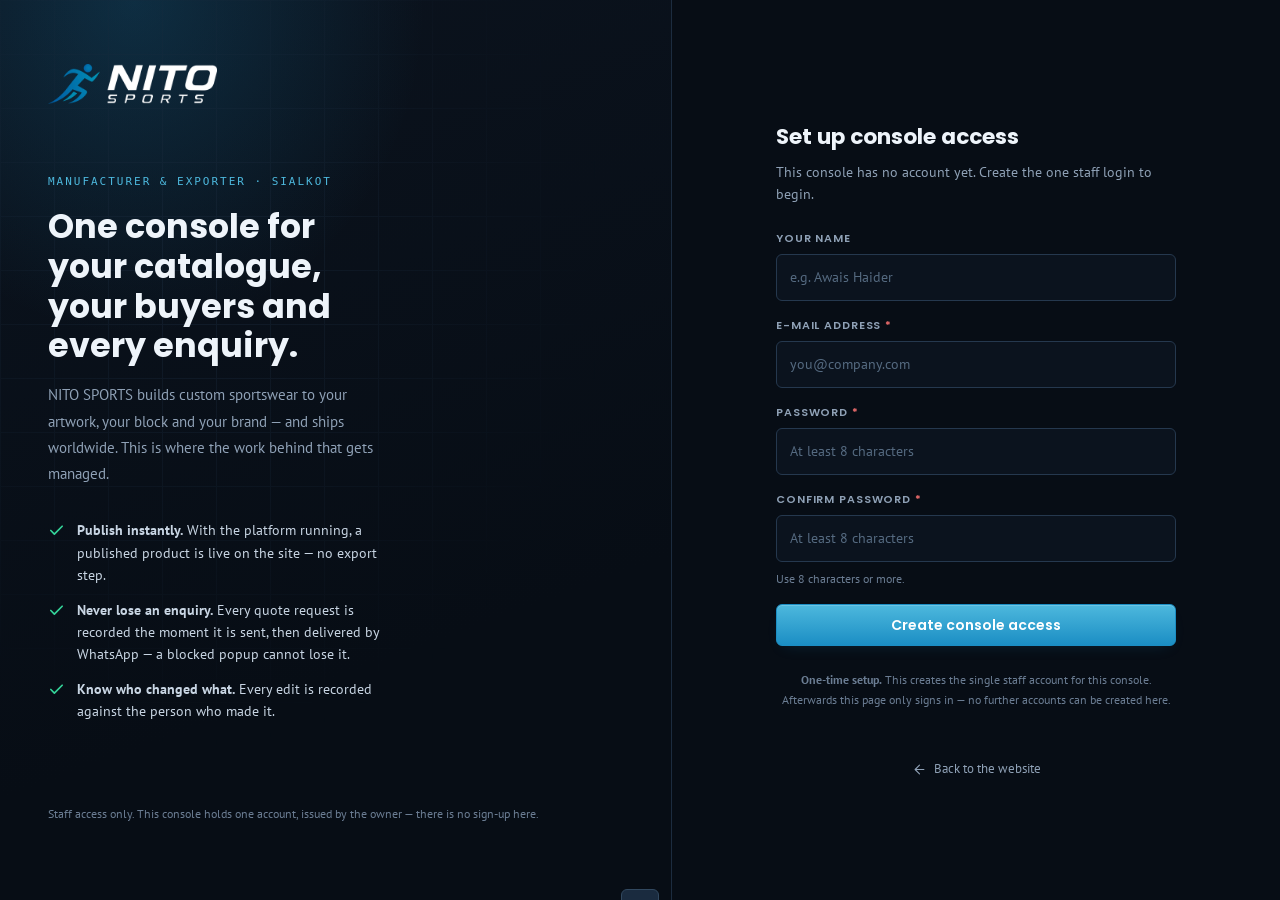
<file: login.html>
<!DOCTYPE html>
<html lang="en">
<head>
<meta charset="utf-8">
<meta name="viewport" content="width=device-width, initial-scale=1">
<title>Staff sign in — NITO SPORTS</title>
<meta name="description" content="Staff sign in to the NITO SPORTS console.">
<meta name="robots" content="noindex, nofollow">
<meta name="theme-color" content="#070d15">
<link rel="icon" href="assets/img/favicon-32.png" sizes="32x32" type="image/png">
<link rel="icon" href="assets/img/favicon-192.png" sizes="192x192" type="image/png">
<link rel="apple-touch-icon" href="assets/img/apple-touch-icon.png">
<link rel="preconnect" href="https://fonts.googleapis.com">
<link rel="preconnect" href="https://fonts.gstatic.com" crossorigin>
<link href="https://fonts.googleapis.com/css2?family=PT+Sans:ital,wght@0,400;0,700;1,400&family=Poppins:wght@500;600;700&display=swap" rel="stylesheet">
<link rel="stylesheet" href="assets/css/app.css?v=20261009">
</head>
<body>

<h1 class="sr-only">Staff sign in to NITO SPORTS</h1>

<div class="auth">

  <!-- ============ BRAND SIDE ============ -->
  <aside class="auth__aside">
    <a href="index.html" aria-label="NITO SPORTS — home">
      <img class="auth__logo" src="assets/img/nito-lockup-light.png" width="432" height="102" alt="NITO SPORTS">
    </a>

    <div class="auth__pitch">
      <span class="auth__eyebrow">Manufacturer &amp; Exporter · Sialkot</span>
      <h2>One console for your catalogue, your buyers and every enquiry.</h2>
      <p>
        NITO SPORTS builds custom sportswear to your artwork, your block and your brand —
        and ships worldwide. This is where the work behind that gets managed.
      </p>
      <div class="auth__points">
        <div class="auth__point">
          <svg viewBox="0 0 24 24" fill="none" stroke="currentColor" stroke-width="2.4" stroke-linecap="round" stroke-linejoin="round"><path d="M20 6L9 17l-5-5"/></svg>
          <span><b>Publish instantly.</b> With the platform running, a published product is live on the site — no export step.</span>
        </div>
        <div class="auth__point">
          <svg viewBox="0 0 24 24" fill="none" stroke="currentColor" stroke-width="2.4" stroke-linecap="round" stroke-linejoin="round"><path d="M20 6L9 17l-5-5"/></svg>
          <span><b>Never lose an enquiry.</b> Every quote request is recorded the moment it is sent, then delivered by WhatsApp — a blocked popup cannot lose it.</span>
        </div>
        <div class="auth__point">
          <svg viewBox="0 0 24 24" fill="none" stroke="currentColor" stroke-width="2.4" stroke-linecap="round" stroke-linejoin="round"><path d="M20 6L9 17l-5-5"/></svg>
          <span><b>Know who changed what.</b> Every edit is recorded against the person who made it.</span>
        </div>
      </div>
    </div>

    <p class="auth__foot">
      Staff access only. This console holds one account, issued by the owner — there is
      no sign-up here.
    </p>
  </aside>

  <!-- ============ FORM SIDE ============ -->
  <main class="auth__main">
    <div class="auth__card">

      <img class="auth__brand-m" src="assets/img/nito-lockup-light.png" width="432" height="102" alt="NITO SPORTS">

      <h2 class="auth__title" id="authTitle">Staff sign in</h2>
      <p class="auth__sub" id="authSub">Sign in to manage the catalogue and enquiries.</p>

      <form class="auth__form" id="authForm" data-mode="signin" novalidate>
        <div class="field" id="fNameWrap" hidden>
          <label class="field__lbl" for="aName">Your name</label>
          <input class="input" type="text" id="aName" autocomplete="name" placeholder="e.g. Awais Haider">
        </div>

        <div class="field" id="fEmailWrap">
          <label class="field__lbl" for="aEmail">E-mail address <span class="req">*</span></label>
          <input class="input" type="email" id="aEmail" autocomplete="email" placeholder="you@company.com" required>
          <span class="field__err">Enter your e-mail address.</span>
        </div>

        <div class="field" id="fPassWrap">
          <label class="field__lbl" for="aPass">Password <span class="req">*</span></label>
          <input class="input" type="password" id="aPass" autocomplete="current-password" placeholder="Your password" required>
          <span class="field__err">Enter your password.</span>
        </div>

        <div class="field" id="fPass2Wrap" hidden>
          <label class="field__lbl" for="aPass2">Confirm password <span class="req">*</span></label>
          <input class="input" type="password" id="aPass2" autocomplete="new-password" placeholder="At least 8 characters">
          <span class="hint">Use 8 characters or more.</span>
        </div>

        <button class="btn btn--primary btn--lg btn--block" type="submit" id="authSubmit">Sign in</button>
      </form>

      <div class="auth__msg" id="authMsg" role="status" aria-live="polite"></div>

      <p class="auth__note" id="authNote"></p>

      <span class="auth__back" style="display:flex;justify-content:center">
        <a class="auth__back" href="index.html">
          <svg viewBox="0 0 24 24" fill="none" stroke="currentColor" stroke-width="1.8" stroke-linecap="round" stroke-linejoin="round"><path d="M19 12H5M12 19l-7-7 7-7"/></svg>
          Back to the website
        </a>
      </span>

    </div>
  </main>

</div>

<div class="toast" id="toast" role="status" aria-live="polite"></div>

<script src="assets/js/flats.js"></script>
<script src="assets/js/catalog.js"></script>
<script src="assets/js/media.js"></script>
<script src="assets/js/platform.js"></script>
<script src="assets/js/auth-page.js"></script>
</body>
</html>
</file>
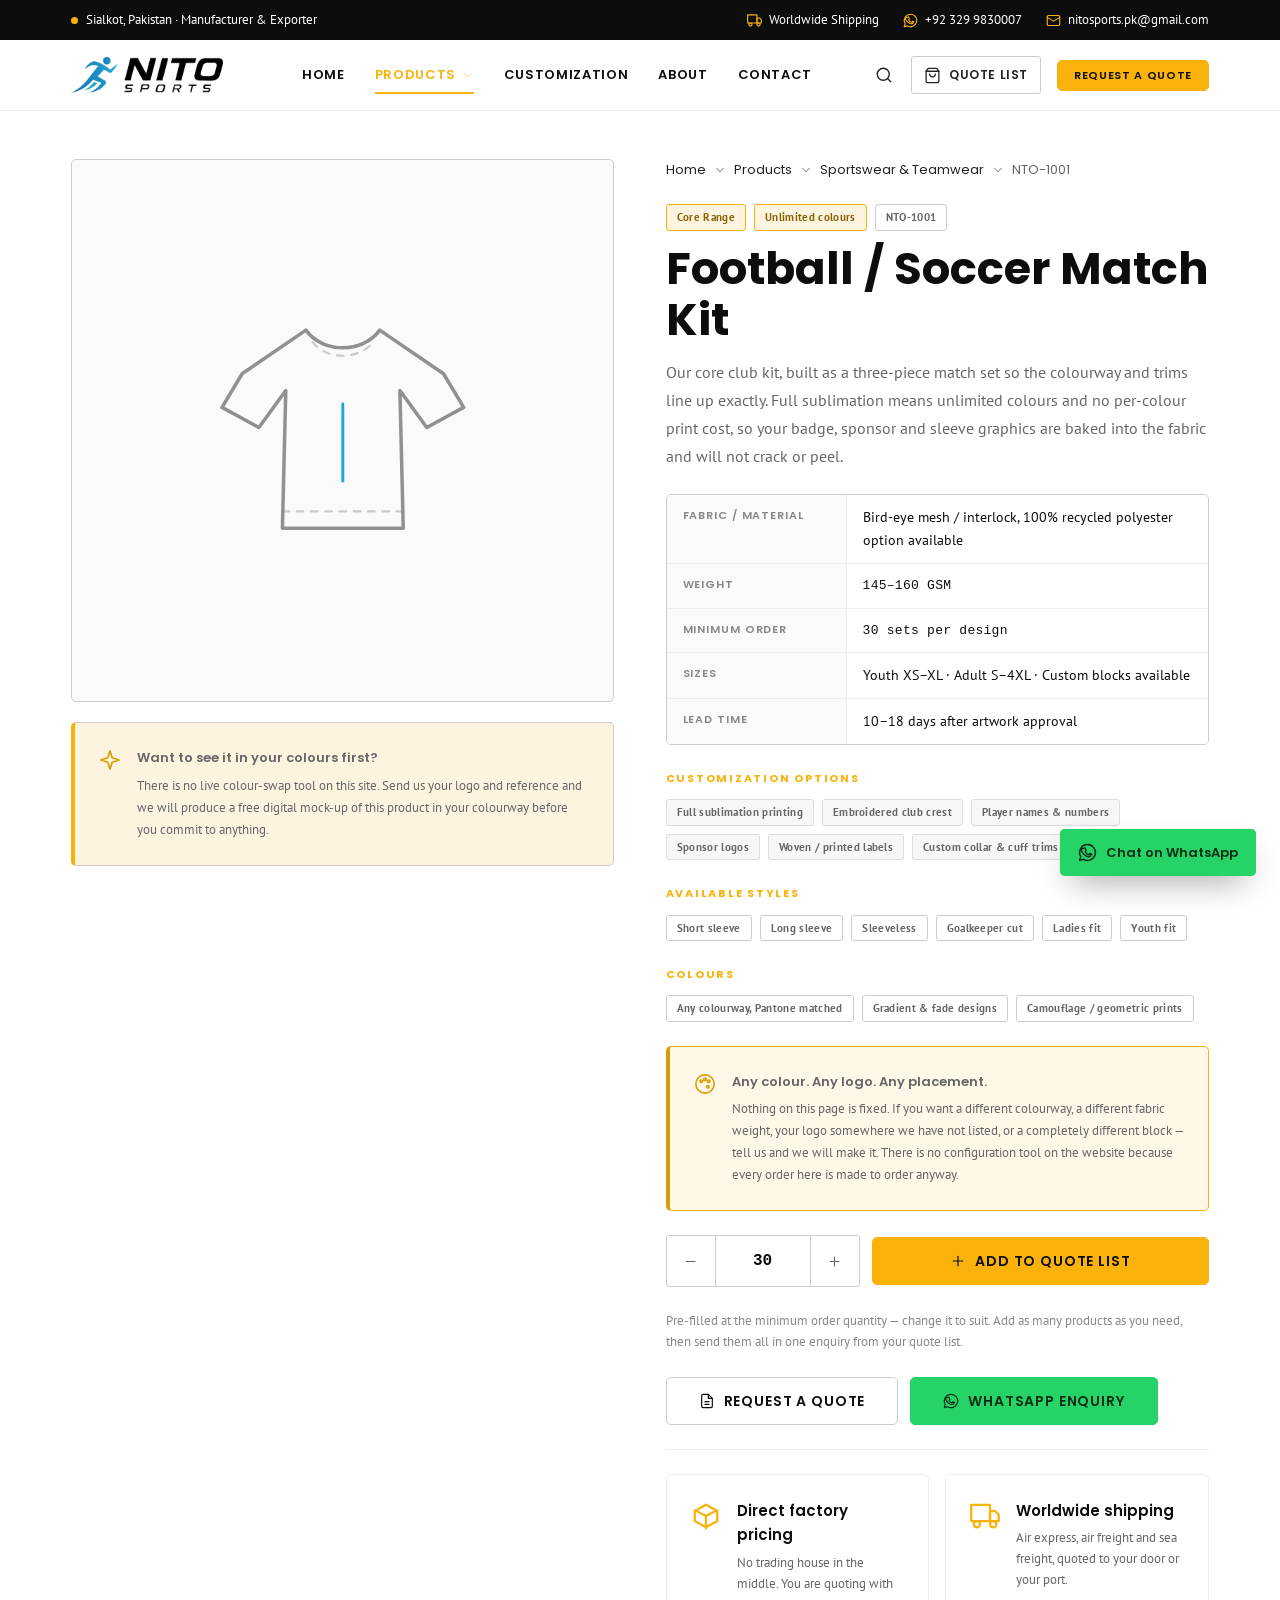
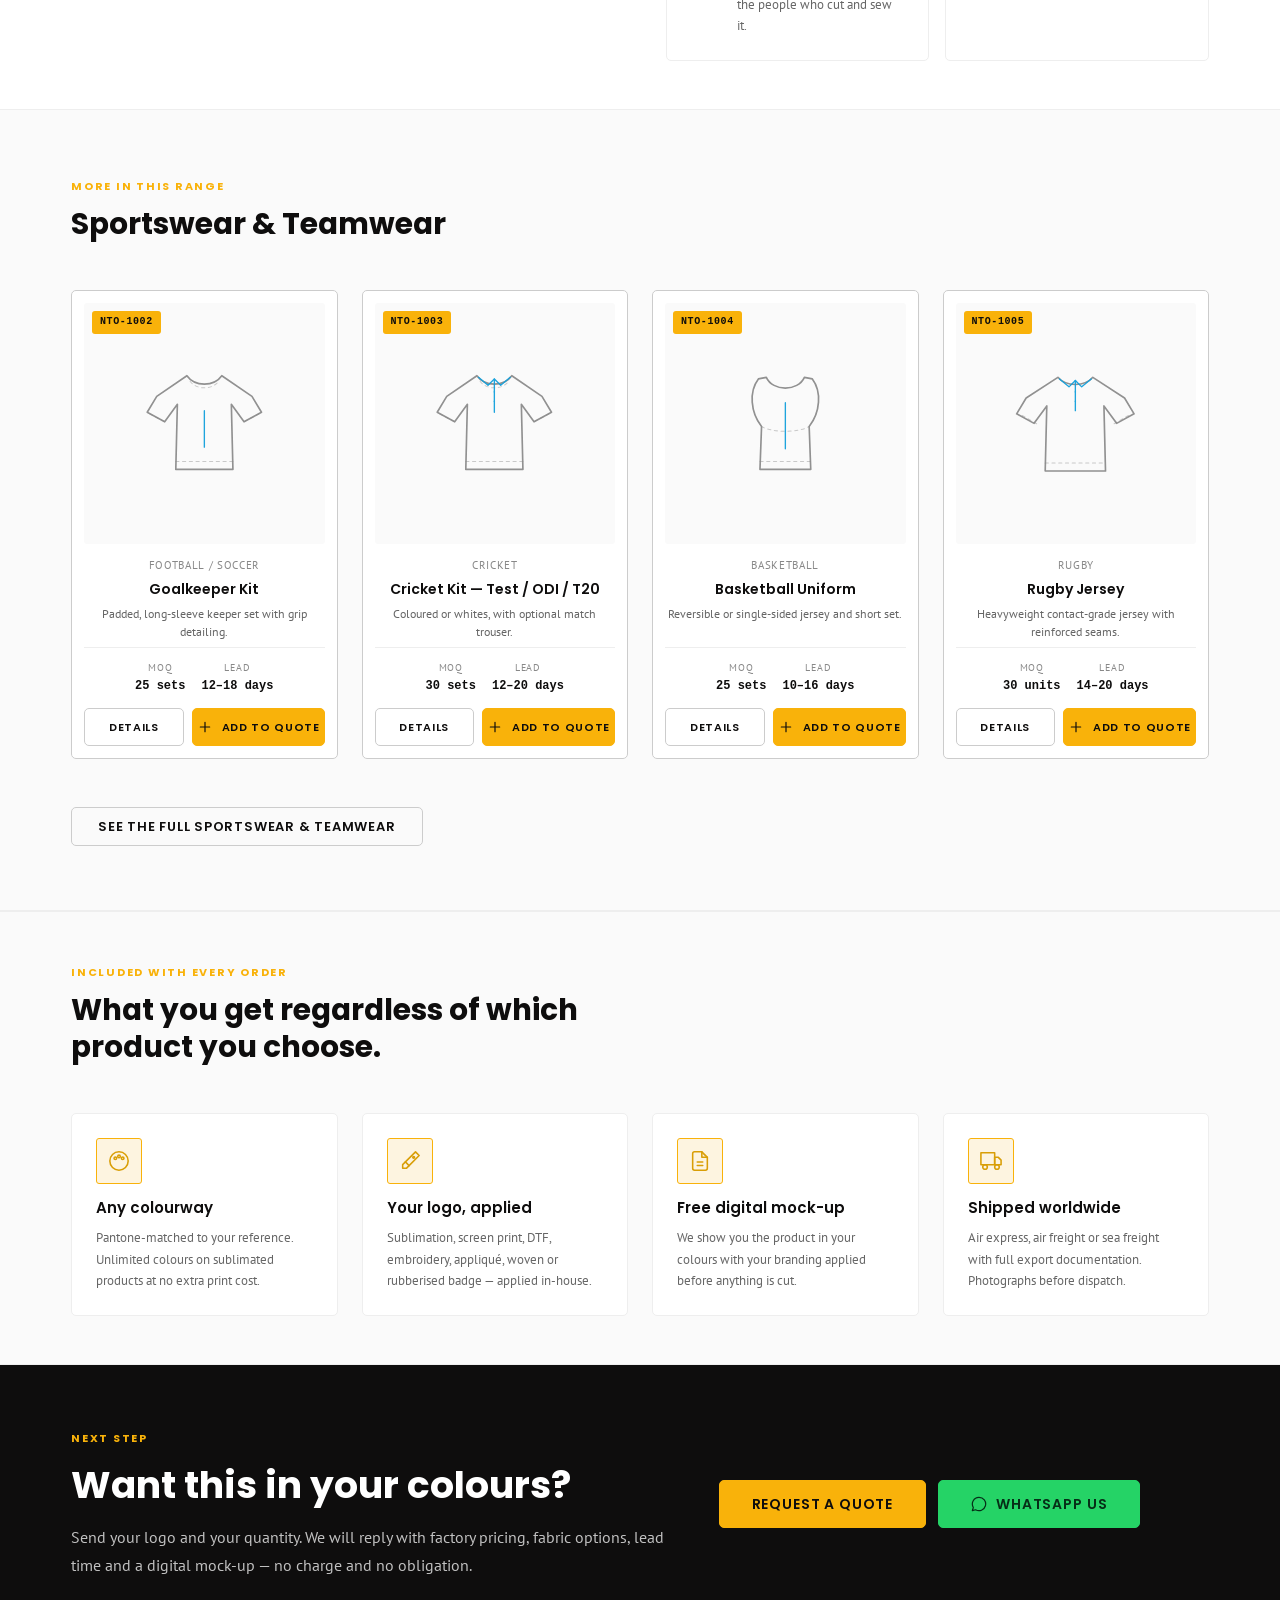
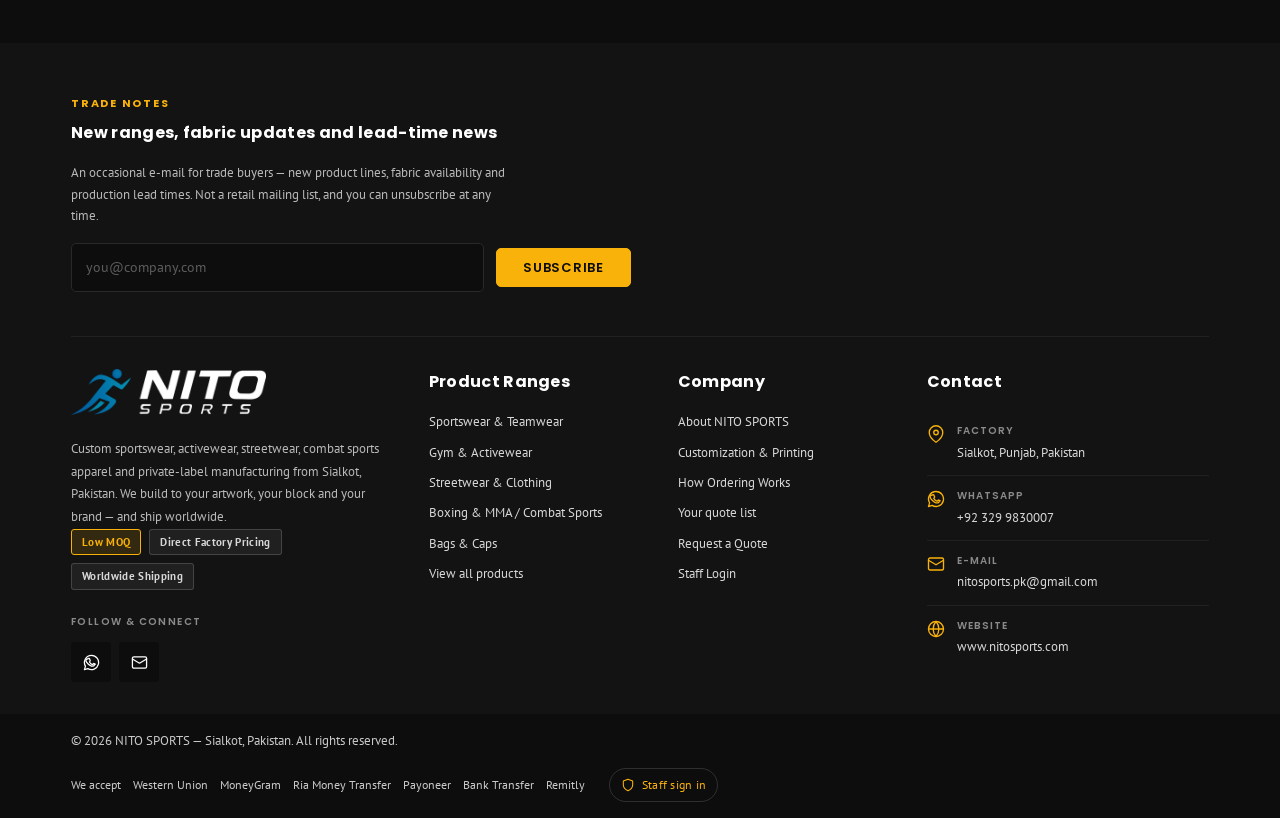
<file: product.html>
<!DOCTYPE html>
<html lang="en">
<head>
<meta charset="utf-8">
<meta name="viewport" content="width=device-width, initial-scale=1">
<title>Product Details — NITO SPORTS</title>
<meta name="description" content="Full specification, fabric, customization options, available styles and MOQ for NITO SPORTS products. Request a quotation or send a WhatsApp enquiry.">
<meta name="robots" content="index, follow">
<meta name="theme-color" content="#0e0d0d">
<link rel="icon" href="assets/img/favicon-32.png" sizes="32x32" type="image/png">
<link rel="icon" href="assets/img/favicon-192.png" sizes="192x192" type="image/png">
<link rel="apple-touch-icon" href="assets/img/apple-touch-icon.png">
<link rel="preconnect" href="https://fonts.googleapis.com">
<link rel="preconnect" href="https://fonts.gstatic.com" crossorigin>
<link href="https://fonts.googleapis.com/css2?family=PT+Sans:ital,wght@0,400;0,700;1,400&family=Poppins:wght@500;600;700&display=swap" rel="stylesheet">
<link rel="stylesheet" href="assets/css/style.css?v=20261009">
</head>
<body>


<div id="site-header"></div>

<main>

<section class="section section--tight" style="padding-top:var(--s7)">
  <div class="container">
    <div class="pdp" id="pdp">
      <!-- rendered by site.js -->
    </div>
  </div>
</section>

<!-- ============ ALWAYS-ON CAPABILITY STRIP ============ -->
<section class="section section--alt section--tight">
  <div class="container">
    <div class="sec-head" data-reveal>
      <span class="eyebrow">Included with every order</span>
      <h2 class="h-sec">What you get regardless of which product you choose.</h2>
    </div>

    <div class="grid g-4 mt-7" data-stagger>
      <div class="feat">
        <div class="feat__icon"><svg viewBox="0 0 24 24" fill="none" stroke="currentColor" stroke-width="1.7" stroke-linecap="round" stroke-linejoin="round"><circle cx="12" cy="12" r="10"/><circle cx="8" cy="9" r="1.4"/><circle cx="12" cy="7" r="1.4"/><circle cx="16" cy="9" r="1.4"/></svg></div>
        <h3>Any colourway</h3>
        <p>Pantone-matched to your reference. Unlimited colours on sublimated products at no extra print cost.</p>
      </div>
      <div class="feat">
        <div class="feat__icon"><svg viewBox="0 0 24 24" fill="none" stroke="currentColor" stroke-width="1.7" stroke-linecap="round" stroke-linejoin="round"><path d="M18 2l4 4-11 11-4-4z"/><path d="M7 13l-3 3v4h4l3-3"/><circle cx="16" cy="8" r="1"/></svg></div>
        <h3>Your logo, applied</h3>
        <p>Sublimation, screen print, DTF, embroidery, appliqué, woven or rubberised badge — applied in-house.</p>
      </div>
      <div class="feat">
        <div class="feat__icon"><svg viewBox="0 0 24 24" fill="none" stroke="currentColor" stroke-width="1.7" stroke-linecap="round" stroke-linejoin="round"><path d="M14 2H6a2 2 0 00-2 2v16a2 2 0 002 2h12a2 2 0 002-2V8z"/><path d="M14 2v6h6M9 13h6M9 17h6"/></svg></div>
        <h3>Free digital mock-up</h3>
        <p>We show you the product in your colours with your branding applied before anything is cut.</p>
      </div>
      <div class="feat">
        <div class="feat__icon"><svg viewBox="0 0 24 24" fill="none" stroke="currentColor" stroke-width="1.7" stroke-linecap="round" stroke-linejoin="round"><path d="M1 3h15v13H1z"/><path d="M16 8h4l3 3v5h-7z"/><circle cx="5.5" cy="18.5" r="2.5"/><circle cx="18.5" cy="18.5" r="2.5"/></svg></div>
        <h3>Shipped worldwide</h3>
        <p>Air express, air freight or sea freight with full export documentation. Photographs before dispatch.</p>
      </div>
    </div>
  </div>
</section>

<section class="cta-band">
  <div class="container cta-band__in">
    <div class="stack gap-4" data-reveal="left">
      <span class="eyebrow">Next step</span>
      <h2 class="display-l">Want this in your colours?</h2>
      <p class="lead">
        Send your logo and your quantity. We will reply with factory pricing, fabric options, lead time
        and a digital mock-up — no charge and no obligation.
      </p>
    </div>
    <div class="btn-row" data-reveal="right">
      <a class="btn btn--primary btn--lg" href="contact.html">Request a Quote</a>
      <a class="btn btn--wa btn--lg" href="https://wa.me/923299830007?text=Hello%20NITO%20SPORTS%2C%20I%20would%20like%20a%20quotation." target="_blank" rel="noopener">
        <svg viewBox="0 0 24 24" fill="none" stroke="currentColor" stroke-width="1.8" stroke-linecap="round" stroke-linejoin="round"><path d="M12 2a10 10 0 00-8.5 15.2L2 22l4.9-1.4A10 10 0 1012 2z"/></svg>
        WhatsApp Us
      </a>
    </div>
  </div>
</section>

</main>

<div id="site-footer"></div>

<script src="assets/js/flats.js" defer></script>
<script src="assets/js/catalog.js" defer></script>
<script src="assets/js/basket.js" defer></script>
<script src="assets/js/live-data.js" defer></script>
<script src="assets/js/media.js" defer></script>
<script src="assets/js/site.js" defer></script>
</body>
</html>
</file>
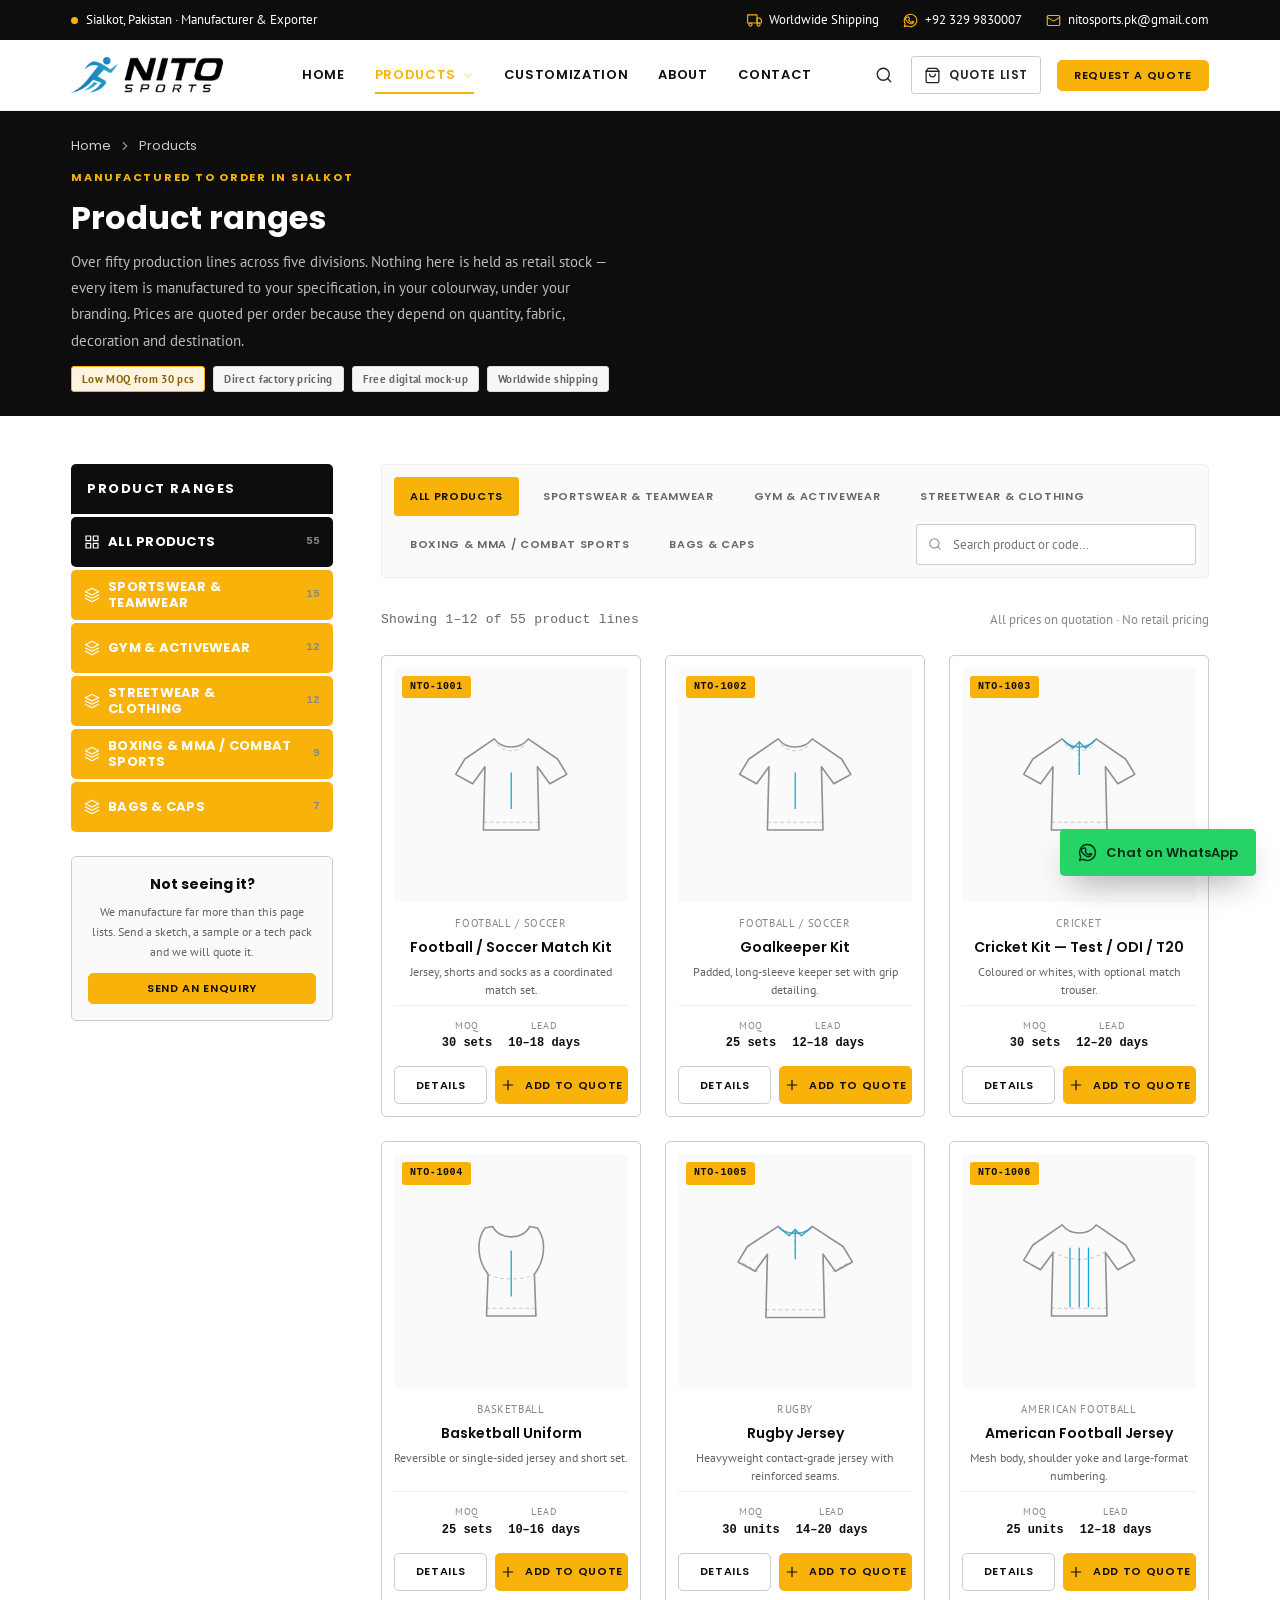
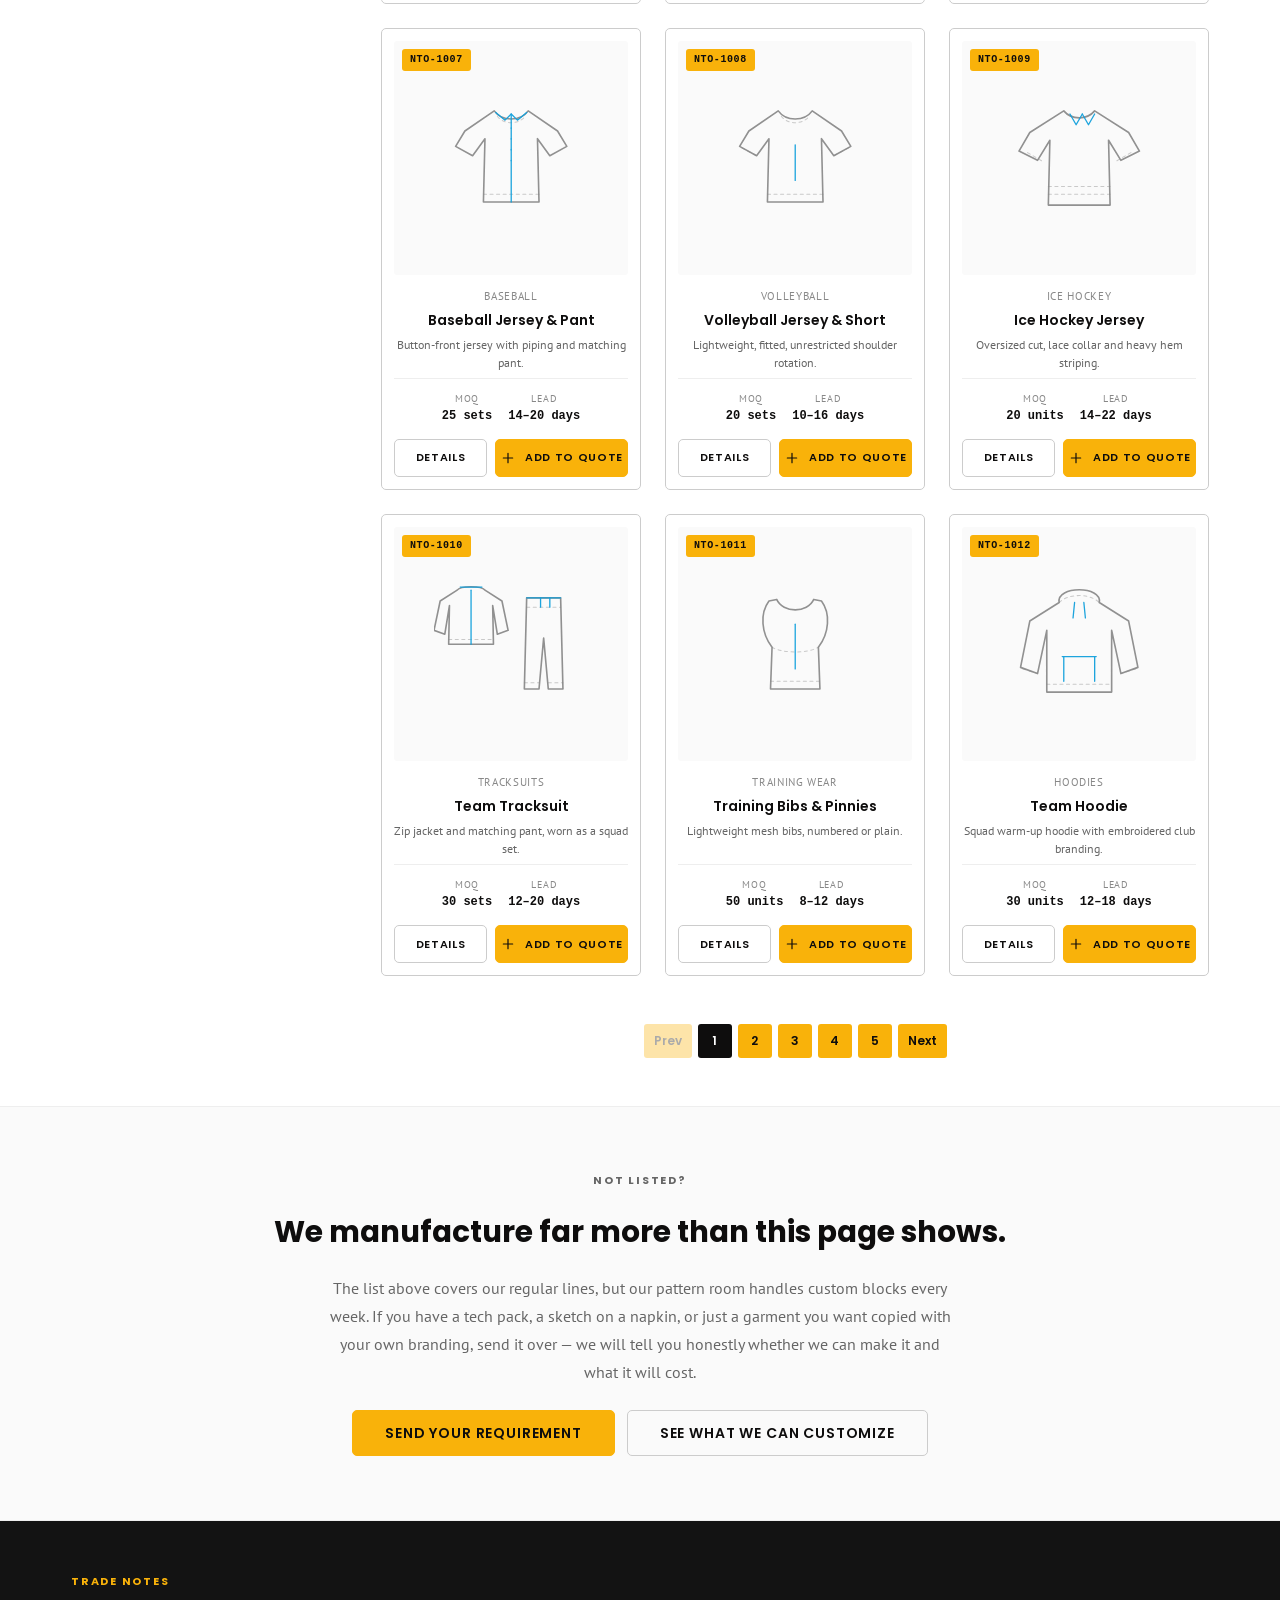
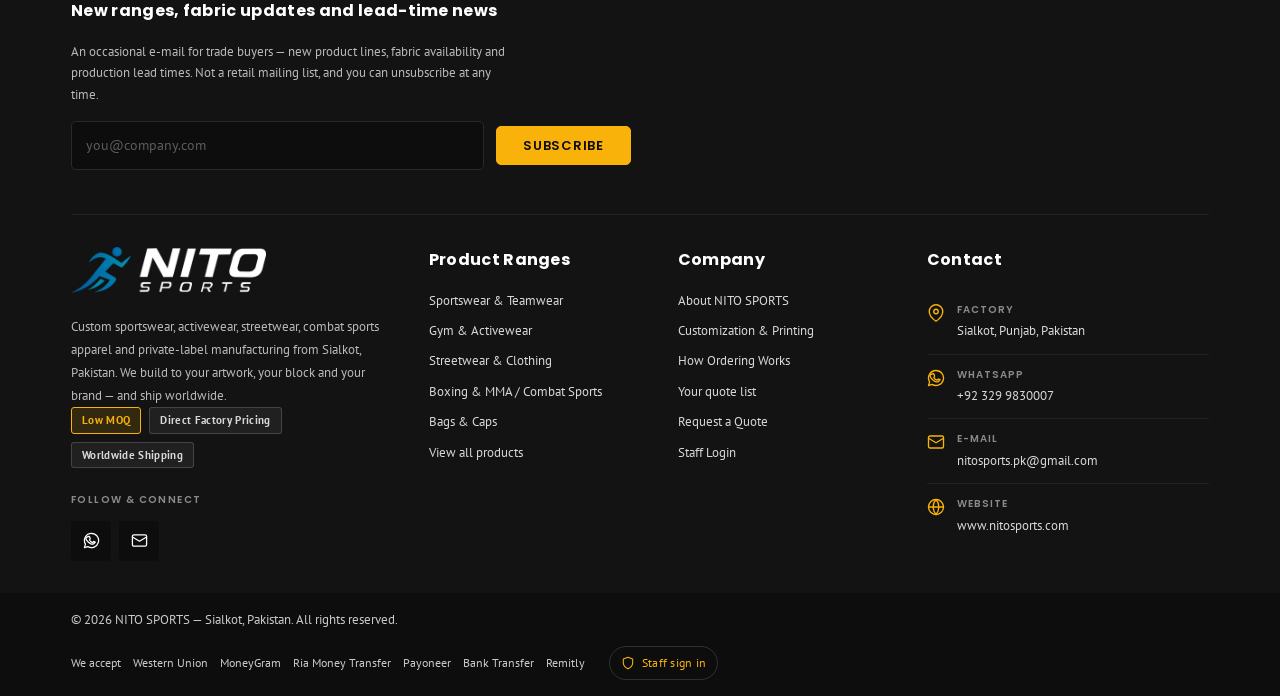
<file: products.html>
<!DOCTYPE html>
<html lang="en">
<head>
<meta charset="utf-8">
<meta name="viewport" content="width=device-width, initial-scale=1">
<title>Product Ranges — Custom Teamwear, Activewear, Streetwear &amp; Combat Apparel | NITO SPORTS</title>
<meta name="description" content="Browse NITO SPORTS product ranges: football, cricket, basketball, rugby and ice hockey kit; gym activewear; streetwear and private label; boxing, MMA and Muay Thai apparel; bags and caps. Low MOQ, made to order in Sialkot, Pakistan.">
<link rel="canonical" href="https://nitosports.com/products.html">
<meta property="og:type" content="website">
<meta property="og:title" content="Product Ranges — NITO SPORTS">
<meta property="og:description" content="55 made-to-order product lines across five manufacturing divisions. Low MOQ. Worldwide shipping.">
<meta name="theme-color" content="#0e0d0d">
<link rel="icon" href="assets/img/favicon-32.png" sizes="32x32" type="image/png">
<link rel="icon" href="assets/img/favicon-192.png" sizes="192x192" type="image/png">
<link rel="apple-touch-icon" href="assets/img/apple-touch-icon.png">
<link rel="preconnect" href="https://fonts.googleapis.com">
<link rel="preconnect" href="https://fonts.gstatic.com" crossorigin>
<link href="https://fonts.googleapis.com/css2?family=PT+Sans:ital,wght@0,400;0,700;1,400&family=Poppins:wght@500;600;700&display=swap" rel="stylesheet">
<link rel="stylesheet" href="assets/css/style.css?v=20261009">
</head>
<body>


<div id="site-header"></div>

<noscript>
  <div style="padding:16px 24px;background:#0e0d0d;border-bottom:1px solid rgba(255,255,255,.1)">
    <strong style="color:#fff">NITO SPORTS</strong> —
    <a href="index.html">Home</a> ·
    <a href="customization.html">Customization</a> ·
    <a href="about.html">About</a> ·
    <a href="contact.html">Contact</a>
  </div>
</noscript>

<main>

<section class="phead">
  <div class="container phead__in">
    <div class="crumbs">
      <a href="index.html">Home</a>
      <svg viewBox="0 0 24 24" fill="none" stroke="currentColor" stroke-width="2" stroke-linecap="round"><path d="M9 6l6 6-6 6"/></svg>
      <span>Products</span>
    </div>
    <span class="eyebrow">Manufactured to order in Sialkot</span>
    <h1 class="display-l">Product ranges</h1>
    <p class="lead">
      Over fifty production lines across five divisions. Nothing here is held as retail stock —
      every item is manufactured to your specification, in your colourway, under your branding.
      Prices are quoted per order because they depend on quantity, fabric, decoration and destination.
    </p>
    <div class="tag-row">
      <span class="tag tag--blue">Low MOQ from 30 pcs</span>
      <span class="tag">Direct factory pricing</span>
      <span class="tag">Free digital mock-up</span>
      <span class="tag">Worldwide shipping</span>
    </div>
  </div>
</section>

<section class="section section--tight">
  <div class="container">
    <div class="catalog">

      <!-- left: two-level category tree -->
      <aside class="side" id="catalogSide" aria-label="Product categories"></aside>

      <!-- right: filters + grid + pager -->
      <div>
        <div id="productFilters" class="filters" data-reveal="fade"></div>

        <div class="result-bar">
          <p class="mono small" id="productCount" style="color:var(--t3)"></p>
          <p class="small" style="color:var(--t4)">All prices on quotation · No retail pricing</p>
        </div>

        <div class="grid g-auto" id="productGrid" data-stagger></div>

        <nav class="pagination" id="productPager" aria-label="Product pages"></nav>
      </div>

    </div>
  </div>
</section>

<section class="section section--alt">
  <div class="container container--narrow center">
    <div class="stack gap-5 items-center" data-reveal>
      <span class="eyebrow eyebrow--plain">Not listed?</span>
      <h2 class="h-sec">We manufacture far more than this page shows.</h2>
      <p class="lead center">
        The list above covers our regular lines, but our pattern room handles custom blocks every week.
        If you have a tech pack, a sketch on a napkin, or just a garment you want copied with your own
        branding, send it over — we will tell you honestly whether we can make it and what it will cost.
      </p>
      <div class="btn-row justify-center">
        <a class="btn btn--primary btn--lg" href="contact.html">Send your requirement</a>
        <a class="btn btn--ghost btn--lg" href="customization.html">See what we can customize</a>
      </div>
    </div>
  </div>
</section>

</main>

<div id="site-footer"></div>

<script src="assets/js/flats.js" defer></script>
<script src="assets/js/catalog.js" defer></script>
<script src="assets/js/basket.js" defer></script>
<script src="assets/js/live-data.js" defer></script>
<script src="assets/js/media.js" defer></script>
<script src="assets/js/site.js" defer></script>
</body>
</html>
</file>
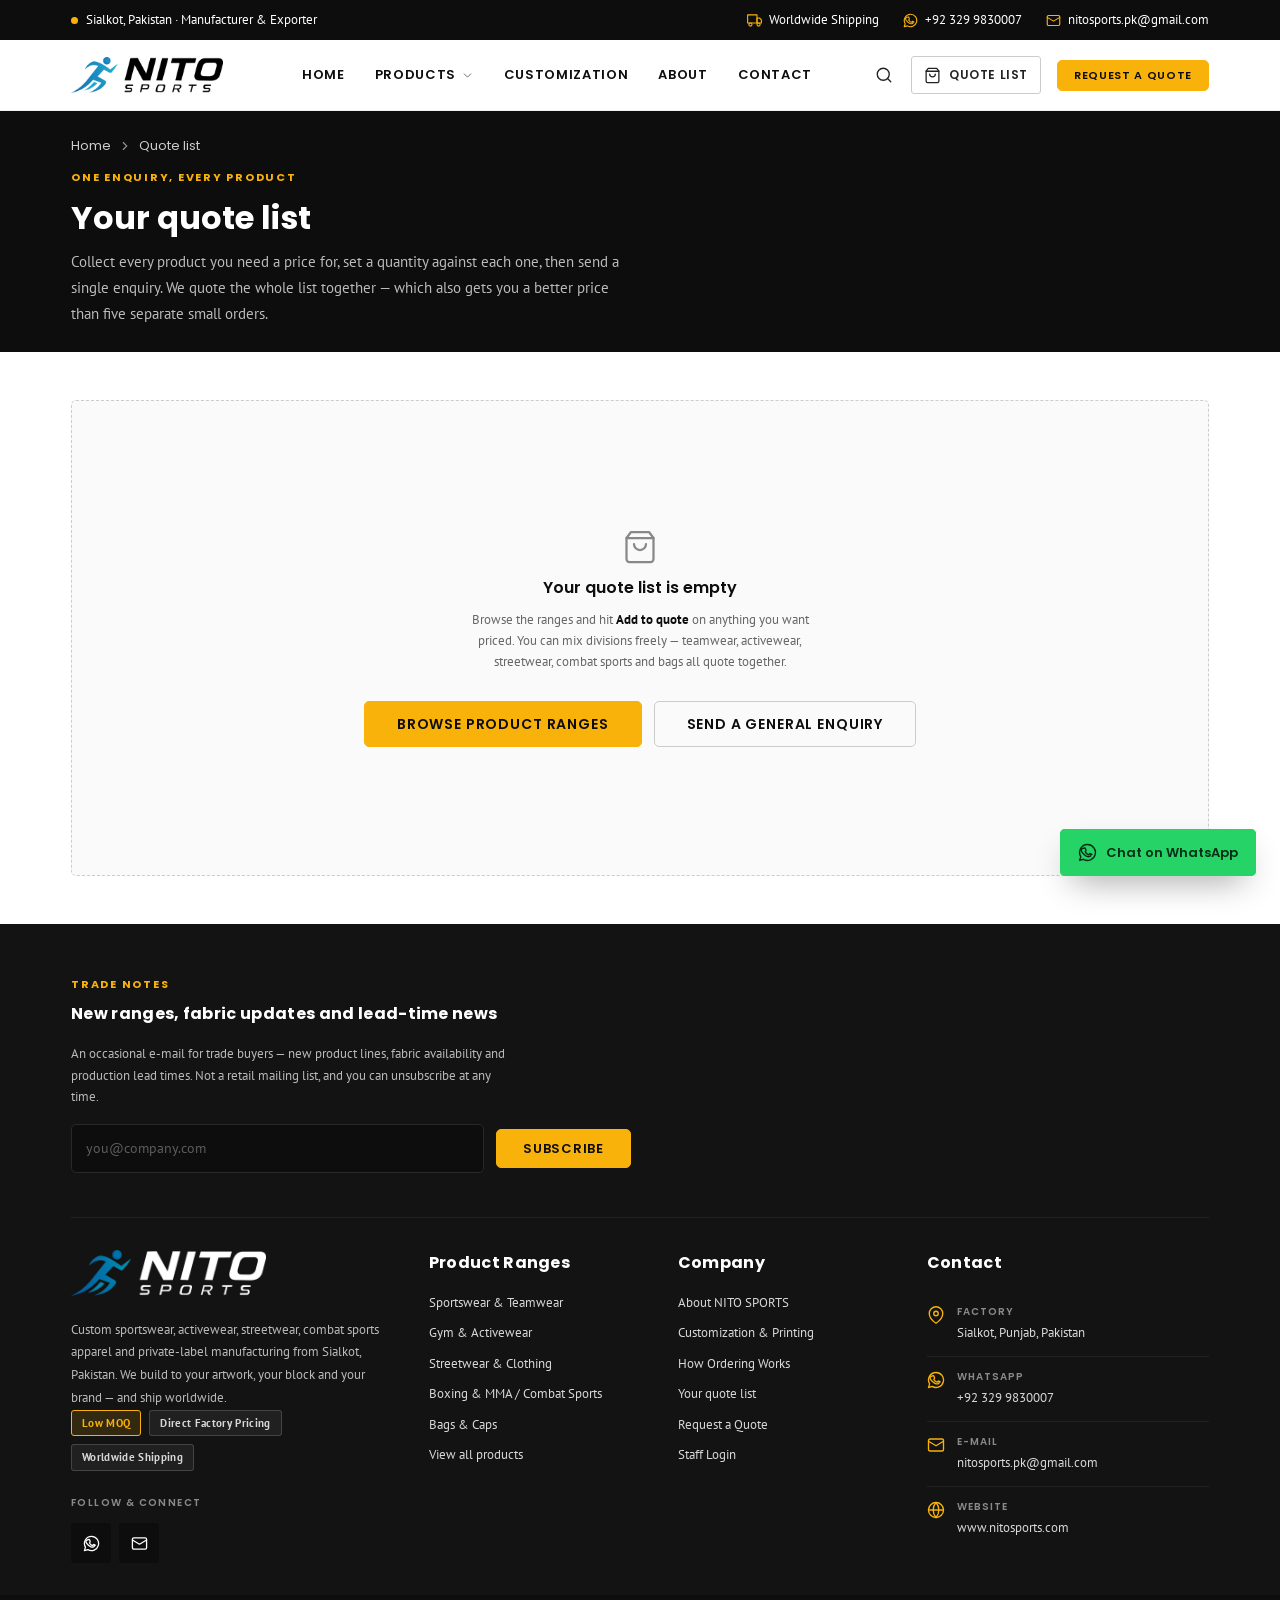
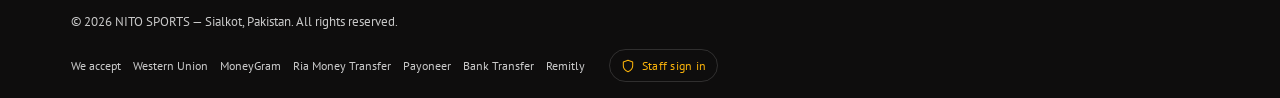
<file: quote.html>
<!DOCTYPE html>
<html lang="en">
<head>
<meta charset="utf-8">
<meta name="viewport" content="width=device-width, initial-scale=1">
<title>Your Quote List — Send a Combined Enquiry | NITO SPORTS</title>
<meta name="description" content="Review the products in your NITO SPORTS quote list, set a quantity on each, then send one combined enquiry for factory pricing and a free digital mock-up.">
<meta name="robots" content="noindex, follow">
<meta name="theme-color" content="#0e0d0d">
<link rel="icon" href="assets/img/favicon-32.png" sizes="32x32" type="image/png">
<link rel="icon" href="assets/img/favicon-192.png" sizes="192x192" type="image/png">
<link rel="apple-touch-icon" href="assets/img/apple-touch-icon.png">
<link rel="preconnect" href="https://fonts.googleapis.com">
<link rel="preconnect" href="https://fonts.gstatic.com" crossorigin>
<link href="https://fonts.googleapis.com/css2?family=PT+Sans:ital,wght@0,400;0,700;1,400&family=Poppins:wght@500;600;700&display=swap" rel="stylesheet">
<link rel="stylesheet" href="assets/css/style.css?v=20261009">
</head>
<body>


<div id="site-header"></div>

<noscript>
  <div style="padding:16px 24px;background:#0e0d0d;border-bottom:1px solid rgba(255,255,255,.1)">
    <strong style="color:#fff">NITO SPORTS</strong> —
    <a href="index.html">Home</a> ·
    <a href="products.html">Products</a> ·
    <a href="contact.html">Request a Quote</a>
  </div>
</noscript>

<main>

<section class="phead">
  <div class="container phead__in">
    <div class="crumbs">
      <a href="index.html">Home</a>
      <svg viewBox="0 0 24 24" fill="none" stroke="currentColor" stroke-width="2" stroke-linecap="round"><path d="M9 6l6 6-6 6"/></svg>
      <span>Quote list</span>
    </div>
    <span class="eyebrow">One enquiry, every product</span>
    <h1 class="display-l">Your quote list</h1>
    <p class="lead">
      Collect every product you need a price for, set a quantity against each one, then send a single
      enquiry. We quote the whole list together — which also gets you a better price than five
      separate small orders.
    </p>
  </div>
</section>

<section class="section section--tight">
  <div class="container" id="quotePage">

    <div class="quote-layout">

      <div class="quote-main" data-basket-empty-hide hidden>
        <div class="quote-list">
          <div class="qhead" aria-hidden="true">
            <span>Product</span><span>Quantity</span><span></span>
          </div>
          <div id="quoteList"></div>
        </div>
        <div class="quote-main__foot">
          <a class="quote-back" href="products.html">
            <svg viewBox="0 0 24 24" fill="none" stroke="currentColor" stroke-width="1.8" stroke-linecap="round" stroke-linejoin="round"><path d="M19 12H5M11 18l-6-6 6-6"/></svg>
            Continue browsing products
          </a>
        </div>
      </div>

      <aside class="quote-side" data-basket-empty-hide hidden>
        <div class="qsum" id="quoteSummary"></div>
      </aside>

      <!-- ---------- EMPTY STATE ---------- -->
      <div class="empty empty--lg" data-basket-empty-show>
        <svg viewBox="0 0 24 24" fill="none" stroke="currentColor" stroke-width="1.5" stroke-linecap="round" stroke-linejoin="round">
          <path d="M6 2L3 6v14a2 2 0 002 2h14a2 2 0 002-2V6l-3-4z"/><path d="M3 6h18"/><path d="M16 10a4 4 0 01-8 0"/>
        </svg>
        <p class="h-card">Your quote list is empty</p>
        <p class="small" style="color:var(--t3);max-width:52ch;margin-inline:auto">
          Browse the ranges and hit <strong style="color:var(--t1)">Add to quote</strong> on anything you
          want priced. You can mix divisions freely — teamwear, activewear, streetwear, combat sports
          and bags all quote together.
        </p>
        <div class="btn-row justify-center">
          <a class="btn btn--primary btn--lg" href="products.html">Browse product ranges</a>
          <a class="btn btn--ghost btn--lg" href="contact.html">Send a general enquiry</a>
        </div>
      </div>

    </div>
  </div>
</section>

<!-- ================= ENQUIRY FORM ================= -->
<section class="section section--alt" id="quoteForm" data-basket-empty-hide hidden>
  <div class="container">
    <div class="split split--wide" style="align-items:start">

      <div data-reveal="left">
        <div class="sec-head" style="margin-bottom:var(--s6)">
          <span class="eyebrow">Final step</span>
          <h2 class="h-sec">Send your quote list</h2>
          <p class="lead">
            Your products and quantities are already attached. Add your details, upload any artwork or
            reference images, and we will come back with factory pricing for the whole list.
          </p>
        </div>

        <form class="form" id="enquiryForm" novalidate>

          <input type="hidden" id="f-items" name="items">

          <div class="field">
            <label for="f-name">Your name <span class="req">*</span></label>
            <input class="input" type="text" id="f-name" name="name" required autocomplete="name" placeholder="e.g. James Whitfield" data-msg="Please tell us your name.">
            <span class="field__err"></span>
          </div>

          <div class="field">
            <label for="f-company">Company / Brand <span class="hint">(optional)</span></label>
            <input class="input" type="text" id="f-company" name="company" autocomplete="organization" placeholder="e.g. Northside FC / Vantage Apparel">
            <span class="field__err"></span>
          </div>

          <div class="field">
            <label for="f-country">Country <span class="req">*</span></label>
            <select class="select" id="f-country" name="country" required data-msg="Please select your country so we can quote shipping.">
              <option value="">Select your country…</option>
              <optgroup label="Primary markets">
                <option>United States</option>
                <option>United Kingdom</option>
                <option>Australia</option>
                <option>Canada</option>
                <option>Germany</option>
                <option>France</option>
              </optgroup>
              <optgroup label="Europe">
                <option>Netherlands</option>
                <option>Belgium</option>
                <option>Ireland</option>
                <option>Spain</option>
                <option>Italy</option>
                <option>Portugal</option>
                <option>Sweden</option>
                <option>Norway</option>
                <option>Denmark</option>
                <option>Finland</option>
                <option>Switzerland</option>
                <option>Austria</option>
                <option>Poland</option>
                <option>Czech Republic</option>
                <option>Greece</option>
                <option>Romania</option>
                <option>Croatia</option>
                <option>Other European country</option>
              </optgroup>
              <optgroup label="Middle East &amp; Africa">
                <option>United Arab Emirates</option>
                <option>Saudi Arabia</option>
                <option>Qatar</option>
                <option>Kuwait</option>
                <option>Oman</option>
                <option>Bahrain</option>
                <option>South Africa</option>
                <option>Other Middle East / African country</option>
              </optgroup>
              <optgroup label="Asia &amp; Pacific">
                <option>New Zealand</option>
                <option>Singapore</option>
                <option>Malaysia</option>
                <option>Japan</option>
                <option>South Korea</option>
                <option>Hong Kong, China</option>
                <option>India</option>
                <option>Pakistan</option>
                <option>Other Asian / Pacific country</option>
              </optgroup>
              <optgroup label="Americas">
                <option>Mexico</option>
                <option>Brazil</option>
                <option>Argentina</option>
                <option>Chile</option>
                <option>Other country in the Americas</option>
              </optgroup>
              <option value="Other">Other — I will specify below</option>
            </select>
            <span class="field__err"></span>
          </div>

          <div class="field">
            <label for="f-contact">WhatsApp or E-mail <span class="req">*</span></label>
            <input class="input" type="text" id="f-contact" name="contact" required autocomplete="email" placeholder="+1 555 0100 or you@company.com" data-msg="We need a WhatsApp number or e-mail to send your quotation to.">
            <span class="hint">Whichever you check more often — WhatsApp is usually fastest.</span>
            <span class="field__err"></span>
          </div>

          <div class="field">
            <label for="f-product">Products in this request <span class="req">*</span></label>
            <input class="input" type="text" id="f-product" name="product" required readonly placeholder="Add products from the catalogue first">
            <span class="hint">Pulled automatically from your quote list above. Edit the list to change it.</span>
            <span class="field__err"></span>
          </div>

          <div class="field">
            <label for="f-qty">Quantity notes <span class="hint">(optional)</span></label>
            <input class="input" type="text" id="f-qty" name="quantity" placeholder="e.g. open to a larger run if the price breaks well">
            <span class="field__err"></span>
          </div>

          <div class="field">
            <label for="f-sizes">Sizes required</label>
            <input class="input" type="text" id="f-sizes" name="sizes" placeholder="e.g. 20×S, 40×M, 40×L, 20×XL — or youth &amp; adult mix">
            <span class="field__err"></span>
          </div>

          <div class="field">
            <label for="f-date">Delivery date needed</label>
            <input class="input" type="date" id="f-date" name="delivery_date">
            <span class="hint">If you have a fixed match date, event or launch, tell us — it changes which shipping method we recommend.</span>
            <span class="field__err"></span>
          </div>

          <div class="field field--full">
            <label for="f-custom">Customization — logo, printing, embroidery, colours</label>
            <textarea class="textarea" id="f-custom" name="customization" style="min-height:110px" placeholder="Describe your colourway, where the logo goes, which decoration you want (sublimation / screen print / embroidery), any player names and numbers, and whether you need your own labels and packaging. If you are not sure, just say what you are picturing and we will recommend the method."></textarea>
            <span class="field__err"></span>
          </div>

          <div class="field field--full">
            <label>Design / reference upload <span class="hint">(optional but speeds everything up)</span></label>
            <div class="drop-zone" id="dropZone" role="button" tabindex="0">
              <svg viewBox="0 0 24 24" fill="none" stroke="currentColor" stroke-width="1.7" stroke-linecap="round" stroke-linejoin="round"><path d="M21 15v4a2 2 0 01-2 2H5a2 2 0 01-2-2v-4"/><path d="M17 8l-5-5-5 5"/><path d="M12 3v13"/></svg>
              <span class="drop-zone__t">Drop files here, or click to browse</span>
              <span class="drop-zone__d">Logo, artwork, tech pack or a reference photo · up to 8 files · max 20 MB each</span>
              <span class="drop-zone__d">.AI .EPS .PDF .SVG .PNG .JPG .ZIP accepted</span>
            </div>
            <input type="file" id="f-files" name="files" multiple accept=".ai,.eps,.pdf,.svg,.png,.jpg,.jpeg,.webp,.zip,.psd,.cdr">
            <div class="file-list" id="fileList"></div>
            <span class="hint" style="margin-top:2px">Files are attached to the WhatsApp chat that opens when you submit. If you would rather e-mail them, the form gives you that option too.</span>
          </div>

          <div class="field field--full">
            <label for="f-message">Message</label>
            <textarea class="textarea" id="f-message" name="message" placeholder="Anything else we should know — target price, whether you need a sample first, fabric preferences, packaging requirements…"></textarea>
            <span class="field__err"></span>
          </div>

          <div class="field field--full">
            <label class="checkbox">
              <input type="checkbox" id="f-consent" required>
              <span>I agree that NITO SPORTS may contact me about this enquiry using the WhatsApp number or e-mail address I have provided. Your artwork is used only to produce your order and is never resold or reused.</span>
            </label>
            <span class="field__err">Please confirm so we can reply to you.</span>
          </div>

          <div class="form-status" id="formStatus" role="status" aria-live="polite"></div>

          <div class="form__foot">
            <button class="btn btn--primary btn--lg" type="submit">
              <svg viewBox="0 0 24 24" fill="none" stroke="currentColor" stroke-width="1.8" stroke-linecap="round" stroke-linejoin="round"><path d="M22 2L11 13M22 2l-7 20-4-9-9-4z"/></svg>
              Send quote request
            </button>
            <p class="form__note">
              Submitting opens WhatsApp with your full list pre-filled so nothing gets lost in a form
              queue. You can also send it by e-mail with one click.
            </p>
          </div>

        </form>
      </div>

      <aside class="stack gap-4" data-reveal="right" style="align-self:start">

        <div class="card">
          <span class="eyebrow">Why quote as a list</span>
          <div class="card__rule"></div>
          <ul class="list-check">
            <li><svg viewBox="0 0 24 24" fill="none" stroke="currentColor" stroke-width="2" stroke-linecap="round" stroke-linejoin="round"><path d="M20 6L9 17l-5-5"/></svg><span>One freight quote instead of five</span></li>
            <li><svg viewBox="0 0 24 24" fill="none" stroke="currentColor" stroke-width="2" stroke-linecap="round" stroke-linejoin="round"><path d="M20 6L9 17l-5-5"/></svg><span>Better unit pricing on combined volume</span></li>
            <li><svg viewBox="0 0 24 24" fill="none" stroke="currentColor" stroke-width="2" stroke-linecap="round" stroke-linejoin="round"><path d="M20 6L9 17l-5-5"/></svg><span>One production slot, one delivery date</span></li>
            <li><svg viewBox="0 0 24 24" fill="none" stroke="currentColor" stroke-width="2" stroke-linecap="round" stroke-linejoin="round"><path d="M20 6L9 17l-5-5"/></svg><span>Everything ships in the same carton run</span></li>
          </ul>
        </div>

        <div class="card">
          <span class="eyebrow">Talk to us directly</span>
          <div class="card__rule"></div>
          <div class="stack gap-4">
            <a class="btn btn--wa btn--block" href="https://wa.me/923299830007?text=Hello%20NITO%20SPORTS%2C%20I%20would%20like%20to%20discuss%20a%20custom%20order." target="_blank" rel="noopener">
              <svg viewBox="0 0 24 24" fill="none" stroke="currentColor" stroke-width="1.8" stroke-linecap="round" stroke-linejoin="round"><path d="M12 2a10 10 0 00-8.5 15.2L2 22l4.9-1.4A10 10 0 1012 2z"/><path d="M17.5 14.4c-.3-.2-1.8-.9-2-1s-.5-.2-.7.1-.8 1-1 1.2-.4.2-.7 0a8 8 0 01-2.3-1.4 8.7 8.7 0 01-1.6-2c-.2-.3 0-.5.1-.6l.5-.6c.2-.2.2-.3.3-.5s0-.4 0-.5-.7-1.7-.9-2.3-.5-.5-.7-.5h-.6a1.2 1.2 0 00-.8.4A3.4 3.4 0 004 8.7a5.9 5.9 0 001.3 3.2 13.5 13.5 0 005.2 4.6c.7.3 1.3.5 1.7.6a4.2 4.2 0 001.9.1 3.1 3.1 0 002-1.4 2.5 2.5 0 00.2-1.4c-.1-.2-.3-.3-.6-.4z"/></svg>
              WhatsApp +92 329 9830007
            </a>
            <a class="btn btn--ghost btn--block" href="mailto:nitosports.pk@gmail.com?subject=Quotation%20request%20%E2%80%94%20NITO%20SPORTS">
              <svg viewBox="0 0 24 24" fill="none" stroke="currentColor" stroke-width="1.8" stroke-linecap="round" stroke-linejoin="round"><rect x="2" y="4" width="20" height="16" rx="2"/><path d="M2 7l10 6 10-6"/></svg>
              nitosports.pk@gmail.com
            </a>
          </div>
        </div>

        <div class="card">
          <span class="eyebrow">Payment methods accepted</span>
          <div class="card__rule"></div>
          <div class="tag-row">
            <span class="tag">Western Union</span>
            <span class="tag">MoneyGram</span>
            <span class="tag">Ria</span>
            <span class="tag">Payoneer</span>
            <span class="tag">Bank Transfer</span>
            <span class="tag">Remitly</span>
          </div>
          <p class="small" style="color:var(--t3);margin-top:var(--s4)">
            Standard terms are a deposit to begin production with the balance settled before shipment.
            Full bank details are issued on the invoice only — we never publish account numbers.
          </p>
        </div>

      </aside>

    </div>
  </div>
</section>

</main>

<div id="site-footer"></div>

<script src="assets/js/flats.js" defer></script>
<script src="assets/js/catalog.js" defer></script>
<script src="assets/js/basket.js" defer></script>
<script src="assets/js/live-data.js" defer></script>
<script src="assets/js/media.js" defer></script>
<script src="assets/js/enquiries.js" defer></script>
<script src="assets/js/site.js" defer></script>
</body>
</html>
</file>
<file: assets/css/style.css>
/* ==========================================================================
   NITO SPORTS — Stylesheet
   --------------------------------------------------------------------------
   Light trade-catalogue theme: white ground, #0e0d0d dark bars, one gold
   accent (#f9b20a). PT Sans for body copy, Poppins for headings and UI.
   Container is 1170px so it matches the reference layout grid.

   Sections
     1  Tokens            12  Why-choose band     23  Markets / payments
     2  Reset             13  Stats / marquee     24  FAQ
     3  Type              14  Sidebar category    25  CTA band
     4  Layout/utilities  15  Breadcrumb bar      26  Newsletter band
     5  Buttons           16  Filters             27  Footer + copyright
     6  Tags              17  Product detail      28  Floating actions
     7  Header + nav      18  Quote table         29  Search panel
     8  Banner slider     19  Forms               30  Lightbox / toast / qty
     9  Category tiles    20  Cards & notes       31  Animation
    10  Product block     21  Process steps       32  Responsive
    11  Featured rail     22  Media / gallery     33  Print
   ========================================================================== */

/* ---------- 1. TOKENS ---------------------------------------------------- */
:root{
  /* Brand */
  --gold:#f9b20a;
  --gold-2:#efab09;
  --gold-3:#e9a608;
  --gold-4:#e3a209;
  --gold-dk:#d99e06;
  --gold-soft:#fdf4e0;

  /* Dark bars */
  --dark:#0e0d0d;
  --dark-2:#131313;
  --dark-3:#1d1b1b;

  /* Surfaces */
  --white:#fff;
  --bg-2:#e8e8e8;
  --bg-3:#f7f7f7;
  --bg-4:#f2f2f2;
  --bg-5:#fafafa;

  /* Borders */
  --line:#ccc;
  --line-2:#ddd;
  --line-3:#eee;
  --line-dark:#212121;
  --line-dark-2:#292929;

  /* Text */
  --t1:#0e0d0d;
  --t2:#222;
  --t3:#666;
  --t4:#888;
  --t5:#999;
  --t-inv:#fff;
  --t-inv-2:#ccc;

  /* Type */
  --font:'PT Sans',-apple-system,BlinkMacSystemFont,'Segoe UI',Roboto,Arial,sans-serif;
  --font-head:'Poppins','PT Sans',-apple-system,BlinkMacSystemFont,'Segoe UI',Roboto,sans-serif;
  --mono:ui-monospace,'SFMono-Regular','JetBrains Mono',Menlo,Consolas,monospace;

  /* Space — 8px base */
  --s1:4px;  --s2:8px;  --s3:12px; --s4:16px; --s5:24px; --s6:32px;
  --s7:48px; --s8:64px; --s9:96px; --s10:128px;

  /* Radius */
  --r-xs:3px; --r-sm:3px; --r:5px; --r-lg:5px; --r-full:999px;

  /* Motion */
  --ease:cubic-bezier(.16,1,.3,1);
  --ease-io:cubic-bezier(.4,0,.2,1);
  --t-fast:150ms; --t:240ms; --t-slow:420ms;

  --nav-h:70px;
  --maxw:1170px;
}

/* ---------- 2. RESET ----------------------------------------------------- */
*,*::before,*::after{box-sizing:border-box}
/* overflow-x:clip on both the root and body stops any stray horizontal
   overflow without the two side effects of `hidden`: it creates no scroll
   container (so position:sticky descendants still stick) and it leaves
   overflow-y:visible alone (so vertical scrolling is untouched). `hidden` on
   body only worked here by propagating to the viewport, which iOS Safari does
   not honour reliably. */
html{-webkit-text-size-adjust:100%;scroll-behavior:smooth;overflow-x:clip}
body{
  margin:0;background:var(--white);color:var(--t2);
  font-family:var(--font);font-size:14px;line-height:1.65;
  overflow-x:clip;
  -webkit-font-smoothing:antialiased;
}
img,svg,video{max-width:100%;display:block}
img{height:auto}
a{color:inherit;text-decoration:none;transition:color var(--t-fast) var(--ease-io)}
a:hover{color:var(--gold)}
button{font:inherit;color:inherit;background:none;border:0;cursor:pointer;padding:0}
input,select,textarea{font:inherit;color:inherit}
ul,ol{margin:0;padding:0}
li{list-style:none}
h1,h2,h3,h4,h5,p,figure,dl,dd,dt{margin:0}
[hidden]{display:none !important}
:focus-visible{outline:2px solid var(--gold);outline-offset:2px}

/* ---------- 3. TYPE ------------------------------------------------------ */
.display-xl{font-family:var(--font-head);font-size:clamp(1.9rem,4.2vw,3.1rem);line-height:1.1;font-weight:700;letter-spacing:-.01em;color:var(--t1)}
.display-l{font-family:var(--font-head);font-size:clamp(1.6rem,3.2vw,2.35rem);line-height:1.15;font-weight:700;color:var(--t1)}
.h-sec{font-family:var(--font-head);font-size:clamp(1.35rem,2.4vw,1.85rem);line-height:1.25;font-weight:700;color:var(--t1)}
.h-card{font-family:var(--font-head);font-size:1rem;line-height:1.35;font-weight:600;color:var(--t1)}
.lead{font-size:1rem;line-height:1.75;color:var(--t3);max-width:70ch}
.small{font-size:.8125rem;line-height:1.6}
.mono{font-family:var(--mono);letter-spacing:.02em}
.accent{color:var(--gold)}
.eyebrow{
  display:inline-block;font-family:var(--font-head);font-size:.6875rem;font-weight:700;
  letter-spacing:.16em;text-transform:uppercase;color:var(--gold);
}
.eyebrow--plain{color:var(--t3)}
.eyebrow--muted{color:var(--t4)}
.divider{height:1px;background:var(--line-3);border:0}
.center{text-align:center}
.nowrap{white-space:nowrap}

/* section headings — the reference centres them in caps */
.sec-head{max-width:78ch;margin-bottom:var(--s6)}
.sec-head--center{max-width:78ch;margin-inline:auto;text-align:center}
.sec-head .h-sec{margin-top:var(--s2)}
.sec-head .lead{margin-top:var(--s3)}
.sec-head--split{
  display:flex;align-items:flex-end;justify-content:space-between;gap:var(--s6);
  flex-wrap:wrap;max-width:none;margin-bottom:0;
}

/* ---------- 4. LAYOUT / UTILITIES ---------------------------------------- */
.container{width:100%;max-width:var(--maxw);margin-inline:auto;padding-inline:var(--s4)}
.container--narrow{max-width:860px}
/* Available to screen readers and to the heading outline, invisible on screen. */
.sr-only{
  position:absolute;width:1px;height:1px;padding:0;margin:-1px;
  overflow:hidden;clip:rect(0 0 0 0);clip-path:inset(50%);white-space:nowrap;border:0;
}
.section{padding-block:var(--s8)}
.section--tight{padding-block:var(--s7)}
.section--alt{background:var(--bg-5);border-block:1px solid var(--line-3)}
.section--band{background:var(--bg-2)}

.grid{display:grid;gap:var(--s5)}
.g-2{grid-template-columns:repeat(2,1fr)}
.g-3{grid-template-columns:repeat(3,1fr)}
.g-4{grid-template-columns:repeat(4,1fr)}
.g-auto{grid-template-columns:repeat(auto-fill,minmax(240px,1fr))}
.g-auto-lg{grid-template-columns:repeat(auto-fill,minmax(300px,1fr))}
/* minmax(0,…) lets a track shrink below its content's min-content width. With
   a bare 1fr the track keeps that floor, so a wide replaced element (the
   WhatsApp QR card) used to push the column past the viewport. */
.split{display:grid;grid-template-columns:minmax(0,1fr) minmax(0,1fr);gap:clamp(28px,4vw,60px);align-items:center}
.split--wide{grid-template-columns:minmax(0,1.05fr) minmax(0,.95fr)}
.split--narrow{grid-template-columns:minmax(0,1fr) minmax(0,.85fr)}
.split > *{min-width:0}
.stack{display:flex;flex-direction:column}
.gap-2{gap:var(--s2)} .gap-3{gap:var(--s3)} .gap-4{gap:var(--s4)}
.gap-5{gap:var(--s5)} .gap-6{gap:var(--s6)}
.flex{display:flex}
.items-center{align-items:center}
.items-start{align-items:flex-start}
.justify-center{justify-content:center}
.justify-between{justify-content:space-between}
.wrap{flex-wrap:wrap}
.mt-4{margin-top:var(--s4)} .mt-5{margin-top:var(--s5)} .mt-6{margin-top:var(--s6)}
.mt-7{margin-top:var(--s7)} .mt-8{margin-top:var(--s8)}
.mb-6{margin-bottom:var(--s6)} .mb-7{margin-bottom:var(--s7)}
.tag-row{display:flex;flex-wrap:wrap;gap:var(--s2)}
.btn-row{display:flex;flex-wrap:wrap;gap:var(--s3)}
.btn-row.justify-center{justify-content:center}

/* ---------- 5. BUTTONS --------------------------------------------------- */
.btn{
  display:inline-flex;align-items:center;justify-content:center;gap:9px;
  padding:12px 26px;border:1px solid transparent;border-radius:var(--r);
  font-family:var(--font-head);font-size:.8125rem;font-weight:600;
  letter-spacing:.06em;text-transform:uppercase;line-height:1;
  cursor:pointer;white-space:nowrap;
  transition:background var(--t) var(--ease-io),color var(--t) var(--ease-io),border-color var(--t) var(--ease-io);
}
.btn svg{width:16px;height:16px;flex:none}
.btn--primary{background:var(--gold);color:var(--dark);border-color:var(--gold)}
.btn--primary:hover{background:var(--dark);color:var(--t-inv);border-color:var(--dark)}
.btn--ghost{background:transparent;color:var(--t1);border-color:var(--line)}
.btn--ghost:hover{background:var(--dark);color:var(--t-inv);border-color:var(--dark)}
.btn--dark{background:var(--dark);color:var(--t-inv);border-color:var(--dark)}
.btn--dark:hover{background:var(--gold);color:var(--dark);border-color:var(--gold)}
.btn--light{background:transparent;color:#fff;border-color:rgba(255,255,255,.55)}
.btn--light:hover{background:var(--gold);color:var(--dark);border-color:var(--gold)}
.btn--wa{background:#25D366;color:#062e17;border-color:#25D366}
.btn--wa:hover{background:var(--dark);color:var(--t-inv);border-color:var(--dark)}
.btn--sm{padding:9px 16px;font-size:.6875rem}
.btn--lg{padding:15px 32px;font-size:.875rem}
.btn--block{display:flex;width:100%}
.btn:disabled{opacity:.45;cursor:not-allowed}

/* ---------- 6. TAGS ------------------------------------------------------ */
.tag{
  display:inline-flex;align-items:center;gap:6px;
  padding:4px 10px;border:1px solid var(--line-2);border-radius:var(--r-xs);
  background:var(--bg-3);font-size:.6875rem;font-weight:600;color:var(--t3);
  letter-spacing:.03em;line-height:1.5;
}
.tag--blue{background:var(--gold-soft);border-color:var(--gold);color:#8a6100}
.tag--outline{background:transparent;border-color:var(--line);color:var(--t3)}

/* ---------- 7. HEADER + NAV ---------------------------------------------- */
/* dark contact strip across the very top */
.topbar{background:var(--dark);color:var(--t-inv);font-size:.8125rem}
.topbar__in{display:flex;align-items:center;justify-content:space-between;gap:var(--s5);min-height:40px}
.topbar a{color:var(--t-inv)}
.topbar a:hover{color:var(--gold)}
.topbar__meta{display:flex;align-items:center;gap:var(--s5)}
.topbar__item{display:inline-flex;align-items:center;gap:7px;line-height:40px;white-space:nowrap}
.topbar__item svg{width:15px;height:15px;color:var(--gold);flex:none}
.topbar__flag{display:inline-flex;align-items:center;gap:8px;line-height:40px}
.dot{width:7px;height:7px;border-radius:50%;background:var(--gold);flex:none}

/* #site-header is only a JS mount point (site.js fills it via innerHTML), and no
   rule targets its box. Rendering it with display:contents removes its box
   without removing it from the DOM, which matters because a sticky element can
   only stick while its containing block is on screen: with the wrapper's box in
   place the nav was stuck inside a 111px-tall parent and scrolled away after
   the first few pixels. With no wrapper box the nav's containing block becomes
   body, so it sticks for the whole page and the utility topbar scrolls off. */
#site-header{display:contents}

/* white nav bar */
.nav{
  position:sticky;top:0;z-index:50;background:var(--white);
  border-bottom:1px solid var(--line-3);
  transition:box-shadow var(--t) var(--ease-io);
}
.nav.is-stuck{box-shadow:0 6px 22px -12px rgba(0,0,0,.28)}
.nav__in{display:flex;align-items:center;gap:var(--s5);min-height:var(--nav-h)}
.nav__links{display:flex;align-items:center;gap:var(--s1);margin-left:auto}
.nav__link{
  position:relative;display:inline-flex;align-items:center;gap:5px;
  padding:10px 13px;font-family:var(--font-head);font-size:.8125rem;font-weight:600;
  letter-spacing:.05em;text-transform:uppercase;color:var(--t1);border-radius:var(--r-xs);
}
.nav__link:hover,.nav__link.is-active{color:var(--gold)}
.nav__link.is-active::after{content:"";position:absolute;left:13px;right:13px;bottom:2px;height:2px;background:var(--gold)}
.nav__link svg{width:13px;height:13px;opacity:.6}

.has-drop{position:relative}
.drop{
  position:absolute;top:calc(100% + 6px);left:0;z-index:60;min-width:290px;
  background:var(--white);border:1px solid var(--line-3);border-radius:var(--r);
  box-shadow:0 22px 44px -18px rgba(0,0,0,.28);padding:var(--s2);
  opacity:0;visibility:hidden;transform:translateY(6px);
  transition:opacity var(--t) var(--ease-io),transform var(--t) var(--ease-io),visibility var(--t);
}
.has-drop:hover .drop,.has-drop:focus-within .drop{opacity:1;visibility:visible;transform:none}
.drop__item{display:flex;align-items:center;gap:var(--s3);padding:9px 10px;border-radius:var(--r-xs)}
.drop__item:hover{background:var(--bg-3)}
.drop__icon{width:36px;height:36px;flex:none;display:grid;place-items:center;border:1px solid var(--line-3);border-radius:var(--r-xs);background:var(--bg-5)}
.drop__icon svg.flat{width:70%;height:auto;color:var(--t4)}
.drop__t{display:block;font-size:.8125rem;font-weight:600;color:var(--t1)}
.drop__d{display:block;font-size:.6875rem;color:var(--t4)}

.nav__tools{display:flex;align-items:center;gap:var(--s2);margin-left:var(--s4)}
.nav__icon{
  width:38px;height:38px;display:grid;place-items:center;border-radius:var(--r-xs);
  color:var(--t2);border:1px solid transparent;
}
.nav__icon:hover{color:var(--gold);background:var(--bg-3);border-color:var(--line-3)}
.nav__icon svg{width:18px;height:18px}
.nav__cta{margin-left:var(--s2)}

.basket{
  position:relative;display:inline-flex;align-items:center;gap:8px;height:38px;padding:0 12px;
  border:1px solid var(--line);border-radius:var(--r-xs);color:var(--t2);
  font-family:var(--font-head);font-size:.75rem;font-weight:600;letter-spacing:.05em;text-transform:uppercase;
}
.basket:hover{color:var(--dark);border-color:var(--gold);background:var(--gold-soft)}
.basket svg{width:17px;height:17px}
.basket__n{
  position:absolute;top:-8px;right:-8px;min-width:19px;height:19px;padding:0 5px;
  display:grid;place-items:center;border-radius:var(--r-full);
  background:var(--gold);color:var(--dark);font-size:.625rem;font-weight:700;line-height:1;
}

/* brand lockup */
/* brand lockup — the owner's own artwork, exported at 2x for retina */
.brand{display:inline-flex;align-items:center;flex:none}
.brand__logo{display:block;width:auto;height:36px;flex:none}
.footer .brand__logo{height:46px}
.drawer__top .brand__logo{height:34px}

/* burger + drawer */
.burger{display:none;flex-direction:column;justify-content:center;gap:5px;width:42px;height:42px;padding:10px}
.burger span{display:block;width:20px;height:2px;background:var(--t1);transition:transform var(--t) var(--ease),opacity var(--t) var(--ease)}
.burger.is-open span:nth-child(1){transform:translateY(7px) rotate(45deg)}
.burger.is-open span:nth-child(2){opacity:0}
.burger.is-open span:nth-child(3){transform:translateY(-7px) rotate(-45deg)}
.drawer{position:fixed;inset:0;z-index:80;visibility:hidden;pointer-events:none}
.drawer.is-open{visibility:visible;pointer-events:auto}
.drawer__scrim{position:absolute;inset:0;background:rgba(14,13,13,.55);opacity:0;transition:opacity var(--t) var(--ease-io)}
.drawer.is-open .drawer__scrim{opacity:1}
.drawer__panel{
  position:absolute;top:0;right:0;bottom:0;width:340px;max-width:92vw;
  background:var(--white);display:flex;flex-direction:column;
  transform:translateX(100%);transition:transform var(--t-slow) var(--ease);overflow-y:auto;
}
.drawer.is-open .drawer__panel{transform:none}
.drawer__top{display:flex;align-items:center;justify-content:space-between;padding:var(--s4);border-bottom:1px solid var(--line-3)}
.drawer__close{width:40px;height:40px;display:grid;place-items:center;color:var(--t2);border-radius:var(--r-xs)}
.drawer__close:hover{color:var(--gold);background:var(--bg-3)}
.drawer__close svg{width:20px;height:20px}
.drawer__nav{display:flex;flex-direction:column;padding:var(--s3)}
.drawer__link{
  display:flex;align-items:center;justify-content:space-between;gap:var(--s3);
  padding:13px 10px;border-bottom:1px solid var(--line-3);
  font-family:var(--font-head);font-size:.875rem;font-weight:600;color:var(--t1);
}
.drawer__link svg{width:15px;height:15px;color:var(--gold)}
.drawer__sub{display:flex;flex-direction:column;padding:var(--s2) 0 var(--s3) var(--s4)}
.drawer__sub a{padding:7px 0;font-size:.8125rem;color:var(--t3)}
.drawer__sub a:hover{color:var(--gold);padding-left:4px}
.drawer__foot{margin-top:auto;display:flex;flex-direction:column;gap:var(--s2);padding:var(--s4);border-top:1px solid var(--line-3)}

/* ---------- 8. BANNER SLIDER --------------------------------------------- */
.hero{position:relative;background:var(--dark)}
.slider{position:relative;width:100%;aspect-ratio:21/8;min-height:320px;max-height:620px;overflow:hidden}
.slider__track{position:absolute;inset:0}
.slider__slide{position:absolute;inset:0;opacity:0;visibility:hidden;transition:opacity 700ms var(--ease),visibility 700ms var(--ease)}
.slider__slide.is-active{opacity:1;visibility:visible}
/* The supplied factory photo is portrait (1200x1600) and its upper-middle band
   is the printed showroom banner — dense with small wall text that fights the
   headline. Focusing lower puts the packed export orders and finished kit in
   frame instead. On narrow screens the cover crop barely offsets, so this only
   changes the wide layout. */
.slider__slide img{width:100%;height:100%;object-fit:cover;object-position:center 72%}
.slider__slide::after{
  content:"";position:absolute;inset:0;
  background:linear-gradient(90deg,
    rgba(6,6,6,.975) 0%,
    rgba(6,6,6,.94) 34%,
    rgba(6,6,6,.72) 52%,
    rgba(6,6,6,.3) 80%,
    rgba(6,6,6,.2) 100%);
}
.slider__cap{position:absolute;inset:0;z-index:2;display:flex;align-items:center}
.slider__cap .container{width:100%}
.slider__cap-in{max-width:660px;display:flex;flex-direction:column;gap:var(--s4);text-shadow:0 1px 12px rgba(0,0,0,.55)}
.slider__eyebrow{
  font-family:var(--font-head);font-size:.6875rem;font-weight:600;letter-spacing:.18em;
  text-transform:uppercase;color:var(--gold);
}
.slider__title{
  font-family:var(--font-head);font-size:clamp(1.7rem,4vw,3rem);line-height:1.12;
  font-weight:700;color:var(--t-inv);text-shadow:0 2px 18px rgba(0,0,0,.6);
}
.slider__title .accent{color:var(--gold)}
.slider__lead{font-size:1rem;line-height:1.7;color:rgba(255,255,255,.9);max-width:56ch}
.slider__cap .btn-row{margin-top:var(--s2)}

/* graphic slides (no photo) */
.slider__slide--brand{background:linear-gradient(135deg,var(--dark) 0%,#241f14 100%)}
.slider__slide--brand::after{background:linear-gradient(90deg,rgba(6,6,6,.9),rgba(6,6,6,.35))}
.slider__slide--brand2{background:radial-gradient(circle at 76% 42%,#3b2d07 0%,#18140a 46%,var(--dark) 100%)}
.slider__slide--brand2::after{background:linear-gradient(90deg,rgba(6,6,6,.93),rgba(6,6,6,.4))}
.slider__slide--brand2 .slider__flat{background:rgba(249,178,10,.07);border-color:rgba(249,178,10,.24)}
.slider__slide--brand2 .slider__flat svg.flat{color:rgba(249,178,10,.85)}
.slider__flats{
  position:absolute;right:clamp(16px,5vw,90px);top:50%;transform:translateY(-50%);
  display:grid;grid-template-columns:repeat(3,1fr);gap:var(--s3);width:min(380px,36vw);z-index:2;
}
.slider__flat{
  aspect-ratio:1/1;display:grid;place-items:center;border-radius:var(--r);
  background:rgba(255,255,255,.06);border:1px solid rgba(255,255,255,.14);
}
.slider__flat svg.flat{width:66%;height:auto;color:rgba(255,255,255,.72)}

.slider__ui{position:absolute;left:0;right:0;bottom:var(--s5);z-index:3}
.slider__ui-in{display:flex;align-items:center;justify-content:space-between;gap:var(--s4)}
.slider__dots{display:flex;gap:8px}
.slider__dot{
  width:10px;height:10px;border-radius:50%;background:rgba(255,255,255,.4);
  transition:background var(--t) var(--ease-io),transform var(--t) var(--ease-io);
}
.slider__dot.is-active{background:var(--gold);transform:scale(1.3)}
.slider__nav{display:flex;gap:var(--s2)}
.slider__b{
  width:42px;height:42px;display:grid;place-items:center;border-radius:var(--r-xs);
  background:rgba(14,13,13,.6);border:1px solid rgba(255,255,255,.25);color:var(--t-inv);
}
.slider__b:hover{background:var(--gold);border-color:var(--gold);color:var(--dark)}
.slider__b svg{width:18px;height:18px}

/* ---------- 9. CATEGORY TILES -------------------------------------------- */
.main-cats{background:var(--bg-2);padding-block:var(--s7) var(--s2)}
.cat-block{position:relative;display:block;overflow:hidden;border-radius:var(--r);background:var(--white);border:1px solid var(--line)}
.cat-block__img{position:relative;aspect-ratio:4/3;overflow:hidden;display:grid;place-items:center;background:var(--white)}
.cat-block__img svg.flat{width:58%;height:auto;color:var(--t4);transition:transform var(--t-slow) var(--ease)}
.cat-block:hover .cat-block__img svg.flat{transform:scale(1.06)}
.cat-block__img img{width:100%;height:100%;object-fit:cover}
/* the white flash that sweeps in on hover */
.cat-block__img::before,.cat-block__img::after{content:"";position:absolute;z-index:1;background:rgba(255,255,255,.5);transition:all .45s var(--ease-io)}
.cat-block__img::before{top:0;bottom:0;left:0;right:0}
.cat-block__img::after{top:0;bottom:0;left:0;right:0}
.cat-block:hover .cat-block__img::before{right:50%;left:50%}
.cat-block:hover .cat-block__img::after{top:50%;bottom:50%}
.cat-block__name{
  position:absolute;left:0;right:0;bottom:18px;z-index:2;
  display:flex;justify-content:center;pointer-events:none;
}
.cat-block__name span{
  background:rgba(0,0,0,.62);padding:11px 34px;border-radius:var(--r-xs);
  font-family:var(--font-head);font-size:.9375rem;font-weight:700;letter-spacing:.06em;
  text-transform:uppercase;color:var(--t-inv);text-align:center;
}
.cat-block__count{
  position:absolute;top:12px;left:12px;z-index:2;
  background:var(--gold);color:var(--dark);padding:4px 10px;border-radius:var(--r-xs);
  font-family:var(--font-head);font-size:.625rem;font-weight:700;letter-spacing:.08em;text-transform:uppercase;
}
.cat-block__body{padding:var(--s4)}
.cat-block__body p{font-size:.8125rem;color:var(--t3);line-height:1.6}
.cat-block__list{display:flex;flex-wrap:wrap;gap:6px;margin-top:var(--s3)}
.cat-block__list li{
  font-size:.6875rem;color:var(--t4);background:var(--bg-3);
  border:1px solid var(--line-3);border-radius:var(--r-xs);padding:2px 8px;
}

/* ---------- 10. PRODUCT BLOCK -------------------------------------------- */
.pcard{
  position:relative;display:flex;flex-direction:column;text-align:center;
  background:var(--white);border:1px solid var(--line);border-radius:var(--r);
  padding:var(--s3);transition:border-color var(--t) var(--ease-io),box-shadow var(--t) var(--ease-io);
}
.pcard:hover{border-color:var(--dark);box-shadow:0 12px 30px -18px rgba(0,0,0,.3)}
.pcard__media{
  position:relative;display:grid;place-items:center;aspect-ratio:1/1;
  background:var(--bg-5);border-radius:var(--r-xs);overflow:hidden;margin-bottom:var(--s3);
}
.pcard__media svg.flat{width:66%;height:auto;color:var(--t4);transition:transform var(--t-slow) var(--ease)}
.pcard:hover .pcard__media svg.flat{transform:scale(1.05)}
.pcard__media img{width:100%;height:100%;object-fit:cover}
.pcard__code{
  position:absolute;top:8px;left:8px;z-index:2;
  background:var(--gold);color:var(--dark);padding:3px 8px;border-radius:var(--r-xs);
  font-family:var(--mono);font-size:.625rem;font-weight:700;letter-spacing:.06em;
}
.pcard__body{display:flex;flex-direction:column;gap:6px;flex:1}
.pcard__cat{font-size:.6875rem;letter-spacing:.06em;text-transform:uppercase;color:var(--t4)}
.pcard__name{font-family:var(--font-head);font-size:.875rem;font-weight:600;line-height:1.35;color:var(--t1)}
.pcard__name a{color:inherit}
.pcard__name a:hover{color:var(--gold)}
.pcard__blurb{font-size:.75rem;color:var(--t3);line-height:1.5}
.pcard__spec{display:flex;justify-content:center;gap:var(--s4);margin-top:auto;padding-top:var(--s3);border-top:1px solid var(--line-3)}
.pcard__spec dt{font-size:.625rem;letter-spacing:.08em;text-transform:uppercase;color:var(--t4)}
.pcard__spec dd{font-family:var(--mono);font-size:.75rem;font-weight:600;color:var(--t1)}

/* quantity + actions revealed on hover, as on the reference grid */
.pcard__hover{
  position:absolute;left:0;right:0;top:38%;z-index:3;
  display:flex;align-items:center;justify-content:center;gap:6px;
  opacity:0;transform:translateY(8px);pointer-events:none;
  transition:opacity var(--t) var(--ease-io),transform var(--t) var(--ease-io);
}
.pcard:hover .pcard__hover,.pcard:focus-within .pcard__hover{opacity:1;transform:none;pointer-events:auto}
.pcard__ib{
  width:38px;height:38px;display:grid;place-items:center;border-radius:var(--r-xs);
  background:var(--gold);color:var(--dark);
}
.pcard__ib:hover{background:var(--dark);color:var(--t-inv)}
.pcard__ib svg{width:17px;height:17px}
.pcard__ib.is-added{background:#25C55E;color:#062e17}
.pcard__qty{
  display:flex;align-items:center;background:var(--white);border:1px solid var(--dark);
  border-radius:var(--r-xs);overflow:hidden;
}
.pcard__qty input{
  width:52px;height:38px;text-align:center;border:0;background:transparent;
  font-family:var(--mono);font-size:.8125rem;font-weight:600;color:var(--t1);-moz-appearance:textfield;
}
.pcard__qty input::-webkit-outer-spin-button,.pcard__qty input::-webkit-inner-spin-button{-webkit-appearance:none;margin:0}
.pcard__qty input:focus{outline:none;background:var(--gold-soft)}
.pcard__foot{display:flex;gap:var(--s2);margin-top:var(--s3)}
.pcard__foot .btn{flex:1;padding:10px 12px;font-size:.6875rem}

/* ---------- 11. FEATURED RAIL -------------------------------------------- */
.rail{position:relative}
.rail__track{display:flex;gap:var(--s5);overflow-x:auto;scroll-snap-type:x mandatory;padding-bottom:var(--s4)}
.rail__track::-webkit-scrollbar{height:6px}
.rail__track::-webkit-scrollbar-track{background:var(--line-3)}
.rail__track::-webkit-scrollbar-thumb{background:var(--line);border-radius:var(--r-full)}
.rail__track > .pcard{flex:0 0 clamp(230px,24vw,278px);scroll-snap-align:start}
.rail__nav{display:flex;gap:var(--s2)}
.rail__b{
  width:44px;height:44px;display:grid;place-items:center;border-radius:var(--r-xs);
  border:1px solid var(--line);background:var(--white);color:var(--t2);
}
.rail__b:hover:not(:disabled){background:var(--gold);border-color:var(--gold);color:var(--dark)}
.rail__b:disabled{opacity:.35;cursor:not-allowed}
.rail__b svg{width:18px;height:18px}

/* ---------- 12. WHY-CHOOSE BAND ------------------------------------------ */
.why-choose{display:grid;grid-template-columns:repeat(4,1fr)}
.why-choose__i{padding:var(--s6) var(--s5);text-align:center;color:var(--t-inv)}
.why-choose__i:nth-child(1){background:var(--gold)}
.why-choose__i:nth-child(2){background:var(--gold-2)}
.why-choose__i:nth-child(3){background:var(--gold-3)}
.why-choose__i:nth-child(4){background:var(--gold-4)}
.why-choose__i svg{width:30px;height:30px;margin:0 auto var(--s2);color:var(--dark)}
.why-choose__t{font-family:var(--font-head);font-size:1.0625rem;font-weight:700;color:var(--t-inv);margin-bottom:4px}
.why-choose__d{font-size:.75rem;line-height:1.55;color:rgba(255,255,255,.92)}

/* ---------- 13. STATS / MARQUEE ------------------------------------------ */
.stats{display:grid;grid-template-columns:repeat(4,1fr);gap:var(--s5);text-align:center}
.stat__n{font-family:var(--font-head);font-size:clamp(1.7rem,3vw,2.4rem);font-weight:700;color:var(--gold);line-height:1}
.stat__l{font-size:.75rem;letter-spacing:.08em;text-transform:uppercase;color:var(--t4);margin-top:6px}
.marquee{
  overflow:hidden;background:var(--dark);padding-block:14px;
  -webkit-mask-image:linear-gradient(90deg,transparent,#000 8%,#000 92%,transparent);
  mask-image:linear-gradient(90deg,transparent,#000 8%,#000 92%,transparent);
}
.marquee__track{display:flex;width:max-content;animation:marquee 46s linear infinite}
.marquee:hover .marquee__track{animation-play-state:paused}
.marquee__item{
  display:inline-flex;align-items:center;gap:var(--s5);padding-inline:var(--s5);
  font-family:var(--font-head);font-size:.6875rem;font-weight:600;letter-spacing:.16em;
  text-transform:uppercase;color:rgba(255,255,255,.72);white-space:nowrap;
}
.marquee__item::after{content:"";width:5px;height:5px;background:var(--gold);flex:none;transform:rotate(45deg)}
@keyframes marquee{to{transform:translateX(-50%)}}

/* ---------- 14. SIDEBAR CATEGORY MENU ------------------------------------ */
.catalog{display:grid;grid-template-columns:262px 1fr;gap:var(--s7);align-items:start}
.side{position:sticky;top:calc(var(--nav-h) + 16px)}
.side__head{
  background:var(--dark);color:var(--t-inv);padding:14px var(--s4);border-radius:var(--r) var(--r) 0 0;
  font-family:var(--font-head);font-size:.8125rem;font-weight:700;letter-spacing:.12em;text-transform:uppercase;
}
.side__list{display:flex;flex-direction:column;gap:3px;margin-top:3px}
.side__cat{display:block}
.side__cat > a{
  display:flex;align-items:center;gap:8px;min-height:50px;padding:0 13px;border-radius:var(--r);
  background:var(--gold);color:var(--t-inv);
  font-family:var(--font-head);font-size:.8125rem;font-weight:700;letter-spacing:.02em;text-transform:uppercase;
  line-height:1.25;
}
.side__cat > a:hover,.side__cat > a.is-active{background:var(--dark);color:var(--t-inv)}
.side__cat > a svg{width:16px;height:16px;flex:none}
.side__cat.is-open > a{background:var(--dark)}
.side__sub{padding:var(--s2) 0 var(--s3) 4px}
.side__sub a{
  display:block;padding:7px 0;border-bottom:1px solid var(--line-3);
  font-size:.8125rem;color:var(--t2);
}
.side__sub li:last-child a{border-bottom:0}
.side__sub a:hover,.side__sub a.is-active{color:var(--gold);padding-left:5px}
.side__count{font-family:var(--mono);font-size:.6875rem;color:var(--t4);margin-left:auto;flex:none;padding-left:6px}
.side__sub a:hover .side__count{color:var(--gold)}

.side__card{margin-top:var(--s5);border:1px solid var(--line);border-radius:var(--r);padding:var(--s4);text-align:center;background:var(--bg-5)}
.side__card h4,.side__card h2{font-family:var(--font-head);font-size:.875rem;font-weight:700;color:var(--t1);margin-bottom:6px}
.side__card p{font-size:.75rem;color:var(--t3);margin-bottom:var(--s3)}

/* ---------- 15. BREADCRUMB BAR ------------------------------------------- */
.phead{background:var(--dark);color:var(--t-inv);padding-block:var(--s5)}
.phead__in{display:flex;flex-direction:column;gap:var(--s3)}
.phead h1{font-family:var(--font-head);font-size:clamp(1.4rem,2.6vw,2rem);font-weight:700;color:var(--t-inv);line-height:1.2}
.phead .lead{color:rgba(255,255,255,.72);font-size:.9375rem}
.phead .eyebrow{color:var(--gold)}
.crumbs{display:flex;flex-wrap:wrap;align-items:center;gap:7px;font-family:var(--font-head);font-size:.8125rem}
.crumbs a{color:var(--t2)}
.crumbs a:hover{color:var(--gold-dk)}
.crumbs svg{width:14px;height:14px;color:var(--t4);flex:none}
.crumbs span{color:var(--t3)}
/* inside the dark page-header bar */
.phead .crumbs a{color:rgba(255,255,255,.8)}
.phead .crumbs a:hover{color:var(--gold)}
.phead .crumbs svg{color:currentColor;opacity:.55}
.phead .crumbs span{color:var(--t-inv-2)}

/* ---------- 16. FILTERS -------------------------------------------------- */
.filters{
  display:flex;flex-wrap:wrap;gap:var(--s2);align-items:center;
  padding:var(--s3);background:var(--bg-5);border:1px solid var(--line-3);
  border-radius:var(--r);margin-bottom:var(--s6);
}
.fbtn{
  padding:9px 15px;border:1px solid transparent;border-radius:var(--r-xs);
  font-family:var(--font-head);font-size:.6875rem;font-weight:600;letter-spacing:.06em;
  text-transform:uppercase;color:var(--t3);white-space:nowrap;
}
.fbtn:hover{color:var(--t1);background:var(--bg-4)}
.fbtn.is-active{background:var(--gold);border-color:var(--gold);color:var(--dark)}
.filters__search{margin-left:auto;position:relative;min-width:200px;flex:1;max-width:280px}
.filters__search input{
  width:100%;padding:9px 14px 9px 36px;background:var(--white);
  border:1px solid var(--line);border-radius:var(--r-xs);font-size:.8125rem;color:var(--t1);min-height:38px;
}
.filters__search input:focus{outline:none;border-color:var(--gold)}
.filters__search svg{position:absolute;left:12px;top:50%;transform:translateY(-50%);width:14px;height:14px;color:var(--t4)}

.result-bar{display:flex;align-items:center;justify-content:space-between;gap:var(--s4);flex-wrap:wrap;margin-bottom:var(--s5)}

.pagination{display:flex;justify-content:center;gap:6px;margin-top:var(--s7);flex-wrap:wrap}
.pagination button{
  min-width:34px;height:34px;padding:0 10px;border-radius:var(--r-xs);
  background:var(--gold);color:var(--dark);
  font-family:var(--font-head);font-size:.75rem;font-weight:600;
}
.pagination button:hover{background:var(--dark);color:var(--t-inv)}
.pagination button.is-active{background:var(--dark);color:var(--t-inv)}
.pagination button:disabled{opacity:.35;cursor:not-allowed}

/* ---------- 17. PRODUCT DETAIL ------------------------------------------- */
.pdp{display:grid;grid-template-columns:1fr 1fr;gap:clamp(28px,4vw,56px);align-items:start}
.pdp__gallery{display:flex;flex-direction:column;gap:var(--s4);position:sticky;top:calc(var(--nav-h) + 16px)}
.pdp__main{
  position:relative;width:100%;aspect-ratio:1/1;background:var(--bg-5);
  border:1px solid var(--line);border-radius:var(--r);display:grid;place-items:center;
  overflow:hidden;padding:0;cursor:default;
}
.pdp__main svg.flat{width:62%;height:auto;color:var(--t4)}
.pdp__main img{width:100%;height:100%;object-fit:cover}
.pdp__main.is-zoomable{cursor:zoom-in}
.pdp__zoom{
  position:absolute;right:10px;bottom:10px;z-index:2;display:inline-flex;align-items:center;gap:6px;
  padding:6px 10px;border-radius:var(--r-xs);background:rgba(14,13,13,.75);color:var(--t-inv);
  font-family:var(--font-head);font-size:.625rem;font-weight:600;letter-spacing:.1em;text-transform:uppercase;
}
.pdp__zoom svg{width:13px;height:13px}
.pdp__thumbs{display:flex;gap:var(--s3);flex-wrap:wrap}
.pdp__thumb{
  width:80px;height:80px;padding:0;border:1px solid var(--line);border-radius:var(--r-xs);
  background:var(--bg-5);display:grid;place-items:center;overflow:hidden;cursor:pointer;
}
.pdp__thumb:hover{border-color:var(--gold)}
.pdp__thumb.is-active{border-color:var(--gold);box-shadow:0 0 0 1px var(--gold)}
.pdp__thumb img{width:100%;height:100%;object-fit:cover}

.pdp__info{display:flex;flex-direction:column;gap:var(--s5)}
.pdp__code{font-family:var(--mono);font-size:.75rem;font-weight:700;letter-spacing:.08em;color:var(--gold)}
.pdp__title{font-family:var(--font-head);font-size:clamp(1.5rem,2.8vw,2.1rem);font-weight:700;color:var(--t1);line-height:1.2}
.pdp__buy{display:flex;flex-wrap:wrap;gap:var(--s3);align-items:center}
.pdp__buy .btn{flex:1;min-width:210px}

.spec-table{border:1px solid var(--line);border-radius:var(--r);overflow:hidden}
.spec-table__row{display:grid;grid-template-columns:180px 1fr;border-bottom:1px solid var(--line-3)}
.spec-table__row:last-child{border-bottom:0}
.spec-table__k{
  padding:11px var(--s4);background:var(--bg-5);
  font-family:var(--font-head);font-size:.6875rem;font-weight:600;letter-spacing:.08em;
  text-transform:uppercase;color:var(--t4);border-right:1px solid var(--line-3);
}
.spec-table__v{padding:11px var(--s4);font-size:.875rem;color:var(--t1);background:var(--white)}
.spec-table__v.mono{font-family:var(--mono);font-size:.8125rem}

/* ---------- 18. QUOTE TABLE ---------------------------------------------- */
.quote-layout{display:grid;grid-template-columns:1fr 320px;gap:clamp(24px,4vw,44px);align-items:start}
.quote-layout > .empty{grid-column:1/-1}
.quote-list{border:1px solid var(--line);border-radius:var(--r);overflow:hidden}
.qhead{
  display:grid;grid-template-columns:88px 1fr 190px 60px;gap:var(--s4);
  background:var(--dark);color:var(--t-inv);padding:12px var(--s4);
  font-family:var(--font-head);font-size:.6875rem;font-weight:600;letter-spacing:.1em;text-transform:uppercase;
}
.qhead span:first-child{grid-column:1/3}
.qrow{
  position:relative;display:grid;grid-template-columns:88px 1fr 190px 60px;gap:var(--s4);
  align-items:center;padding:var(--s4);border-bottom:1px solid var(--line-3);background:var(--white);
}
.qrow:last-child{border-bottom:0}
.qrow:hover{background:var(--bg-5)}
.qrow__media{
  width:88px;height:88px;display:grid;place-items:center;overflow:hidden;
  border:1px solid var(--line-3);border-radius:var(--r-xs);background:var(--bg-5);
}
.qrow__media svg.flat{width:70%;height:auto;color:var(--t4)}
.qrow__media img{width:100%;height:100%;object-fit:cover}
.qrow__body{display:flex;flex-direction:column;gap:3px;min-width:0}
.qrow__code{font-family:var(--mono);font-size:.625rem;font-weight:700;letter-spacing:.08em;color:var(--gold)}
.qrow__name{font-family:var(--font-head);font-size:.9375rem;font-weight:600;color:var(--t1);line-height:1.3}
.qrow__name a{color:inherit}
.qrow__name a:hover{color:var(--gold)}
.qrow__meta{font-size:.6875rem;color:var(--t4)}
.qrow__qty{display:flex;flex-direction:column;gap:5px}
.qrow__lbl{font-family:var(--font-head);font-size:.5625rem;font-weight:600;letter-spacing:.1em;text-transform:uppercase;color:var(--t4)}
.qrow__x{width:34px;height:34px;display:grid;place-items:center;border-radius:var(--r-xs);color:var(--t4)}
.qrow__x:hover{color:#F00;background:#fdecec}
.qrow__x svg{width:16px;height:16px}
.quote-main__foot{margin-top:var(--s5)}
.quote-back{display:inline-flex;align-items:center;gap:8px;font-family:var(--font-head);font-size:.8125rem;font-weight:600;color:var(--t3)}
.quote-back:hover{color:var(--gold)}
.quote-back svg{width:16px;height:16px}
.quote-side{position:sticky;top:calc(var(--nav-h) + 16px)}
.qsum{
  display:flex;flex-direction:column;gap:var(--s4);padding:var(--s5);
  border:1px solid var(--line);border-top:3px solid var(--gold);border-radius:var(--r);background:var(--bg-5);
}
.qsum__rows{display:flex;flex-direction:column;gap:var(--s2);border-block:1px solid var(--line-3);padding-block:var(--s4)}
.qsum__rows > div{display:flex;align-items:baseline;justify-content:space-between;gap:var(--s3)}
.qsum__rows span{font-size:.75rem;color:var(--t3)}
.qsum__rows strong{font-family:var(--font-head);font-size:1.25rem;font-weight:700;color:var(--t1)}
.qsum__total{display:flex;align-items:baseline;justify-content:space-between;border-top:2px solid var(--line);padding-top:var(--s3)}
.qsum__total span{font-family:var(--font-head);font-size:.8125rem;font-weight:700;letter-spacing:.08em;text-transform:uppercase;color:var(--t1)}
.qsum__total strong{font-family:var(--font-head);font-size:1.5rem;font-weight:700;color:var(--gold)}
.basket-actions{display:flex;flex-direction:column;gap:var(--s2);margin-top:var(--s3)}

.empty{
  padding:var(--s9) var(--s5);text-align:center;border:1px dashed var(--line);
  border-radius:var(--r);display:flex;flex-direction:column;align-items:center;gap:var(--s3);background:var(--bg-5);
}
.empty svg{width:36px;height:36px;color:var(--t4)}
.empty--lg{padding-block:var(--s10)}
.empty--lg .btn-row{margin-top:var(--s4)}

/* ---------- 19. FORMS ---------------------------------------------------- */
.form{display:grid;grid-template-columns:1fr 1fr;gap:var(--s5)}
.field{display:flex;flex-direction:column;gap:7px}
.field--full{grid-column:1/-1}
.field label{font-family:var(--font-head);font-size:.75rem;font-weight:600;letter-spacing:.06em;text-transform:uppercase;color:var(--t1)}
.req{color:#F00}
.hint{font-size:.75rem;color:var(--t4);font-weight:400;text-transform:none;letter-spacing:0}
.input,.select,.textarea{
  width:100%;padding:12px 14px;background:var(--bg-3);border:1px solid var(--line);
  border-radius:var(--r);font-size:.875rem;color:var(--t1);min-height:46px;
  transition:border-color var(--t-fast) var(--ease-io),background var(--t-fast) var(--ease-io);
}
.textarea{min-height:130px;resize:vertical;line-height:1.65}
.input:hover,.select:hover,.textarea:hover{border-color:var(--gold)}
.input:focus,.select:focus,.textarea:focus{outline:none;border-color:var(--gold);background:var(--white)}
.input::placeholder,.textarea::placeholder{color:var(--t5)}
.input[readonly]{background:var(--bg-4);color:var(--t3)}
.select{appearance:none;background-image:url("data:image/svg+xml,%3Csvg xmlns='http://www.w3.org/2000/svg' viewBox='0 0 24 24' fill='none' stroke='%23888' stroke-width='2' stroke-linecap='round'%3E%3Cpath d='M6 9l6 6 6-6'/%3E%3C/svg%3E");background-repeat:no-repeat;background-position:right 13px center;background-size:15px;padding-right:38px}
.field__err{font-size:.75rem;color:#F00;display:none}
.field.is-error .input,.field.is-error .select,.field.is-error .textarea{border-color:#F00;background:#fdecec}
.field.is-error .field__err{display:block}

.drop-zone{
  display:flex;flex-direction:column;align-items:center;justify-content:center;gap:6px;
  padding:var(--s6) var(--s5);border:2px dashed var(--line);border-radius:var(--r);
  background:var(--bg-3);text-align:center;cursor:pointer;transition:border-color var(--t-fast) var(--ease-io),background var(--t-fast) var(--ease-io);
}
.drop-zone:hover,.drop-zone.is-drag{border-color:var(--gold);background:var(--gold-soft)}
.drop-zone svg{width:30px;height:30px;color:var(--gold)}
.drop-zone__t{font-family:var(--font-head);font-size:.875rem;font-weight:600;color:var(--t1)}
.drop-zone__d{font-size:.75rem;color:var(--t4)}
input[type="file"]{display:none}
.file-list{display:flex;flex-wrap:wrap;gap:var(--s2);margin-top:var(--s3)}
.file-chip{
  display:inline-flex;align-items:center;gap:7px;padding:7px 10px;
  background:var(--white);border:1px solid var(--line);border-radius:var(--r-xs);font-size:.75rem;
}
.file-chip svg{width:14px;height:14px;color:var(--gold);flex:none}
.file-chip__n{max-width:190px;overflow:hidden;text-overflow:ellipsis;white-space:nowrap;color:var(--t1)}
.file-chip__s{font-family:var(--mono);font-size:.6875rem;color:var(--t4)}
.file-chip button{color:var(--t4);display:grid;place-items:center}
.file-chip button:hover{color:#F00}
.file-chip button svg{width:13px;height:13px}

.checkbox{display:flex;gap:10px;align-items:flex-start;font-size:.8125rem;color:var(--t3);text-transform:none;letter-spacing:0;font-weight:400;cursor:pointer}
.checkbox input{width:18px;height:18px;flex:none;margin-top:2px;accent-color:var(--gold)}
.form-status{display:none;grid-column:1/-1;gap:var(--s3);padding:var(--s4);border-radius:var(--r);border:1px solid var(--line);background:var(--bg-5)}
.form-status.is-on{display:flex}
.form-status svg{width:22px;height:22px;flex:none;margin-top:2px}
.form-status--ok{border-color:#25C55E;background:#f0fbf4}
.form-status--ok svg{color:#1a9c47}
.form-status--err{border-color:#F00;background:#fdecec}
.form-status--err svg{color:#F00}
.form-status__t{font-family:var(--font-head);font-weight:600;color:var(--t1)}
.form-status__d{font-size:.8125rem;color:var(--t3);margin-top:4px}

/* What actually happened to this enquiry, listed plainly. A buyer who sees
   "logged in our console" as well as "WhatsApp opened" knows the request is
   safe even if they close the WhatsApp tab — which is the whole point of
   recording it before opening the chat. */
.form-status__ch{display:flex;flex-direction:column;gap:4px;margin-top:10px}
.form-status__ch-i{
  display:flex;align-items:center;gap:6px;
  font-size:.75rem;color:#1a9c47;font-weight:600;
}
.form-status__ch-i svg{width:13px;height:13px;margin:0;flex:none}
.form-status__note{
  margin-top:8px;padding:8px 10px;border-radius:var(--r-xs);
  background:#fff8e6;border:1px solid #f0d48a;
  font-size:.75rem;color:#7a5a10;
}
/* the per-enquiry order reference — click once to select the whole code */
.ref-chip{
  display:inline-block;padding:3px 10px;border-radius:var(--r-xs);
  background:var(--dark);color:var(--gold);
  font-family:var(--mono);font-size:.8125rem;font-weight:700;letter-spacing:.06em;
  white-space:nowrap;user-select:all;-webkit-user-select:all;cursor:text;
}
.form__foot{grid-column:1/-1;display:flex;align-items:center;justify-content:space-between;gap:var(--s5);flex-wrap:wrap;padding-top:var(--s4);border-top:1px solid var(--line-3)}
.form__note{font-size:.75rem;color:var(--t4);max-width:48ch}

/* ---------- 20. CARDS & NOTES -------------------------------------------- */
.card{padding:var(--s5);border:1px solid var(--line);border-radius:var(--r);background:var(--white)}
.card__rule{height:2px;width:44px;background:var(--gold);margin:var(--s3) 0 var(--s4)}
.card h4,.card .eyebrow{display:block}

.feat{padding:var(--s5);border:1px solid var(--line-3);border-radius:var(--r);background:var(--white)}
.feat__icon{
  width:46px;height:46px;display:grid;place-items:center;border-radius:var(--r-xs);
  background:var(--gold-soft);border:1px solid var(--gold);margin-bottom:var(--s3);
}
.feat__icon svg{width:22px;height:22px;color:var(--gold-dk)}
.feat h3{font-family:var(--font-head);font-size:.9375rem;font-weight:600;color:var(--t1);margin-bottom:6px}
.feat p{font-size:.8125rem;color:var(--t3);line-height:1.65}

.cred{display:flex;gap:var(--s4);padding:var(--s5);border:1px solid var(--line-3);border-radius:var(--r);background:var(--white)}
.cred__icon{width:30px;height:30px;flex:none;color:var(--gold);margin-top:2px}
.cred__t{font-family:var(--font-head);font-size:.9375rem;font-weight:600;color:var(--t1)}
.cred__d{font-size:.8125rem;color:var(--t3);margin-top:5px;line-height:1.6}
.cred__v{font-family:var(--mono);font-size:.75rem;color:var(--gold-dk);margin-top:8px;font-weight:600}

/* ---------- credential marks (real logos, not drawn) --------------------- */
/* Both logos are wide lockups (SCCI 411x92, FBR 532x77) on transparent
   ground, so they are height-capped and allowed to size by aspect ratio.
   `align-items:flex-start` keeps the taller of the two from stretching the
   other, and `max-width:100%` stops either escaping a narrow column. */
.cred--marks{align-items:flex-start;flex-wrap:wrap}
.cred__marks{display:flex;flex-direction:column;gap:var(--s3);flex:none;align-items:flex-start}
.cred__marks img{display:block;height:34px;width:auto;max-width:100%;object-fit:contain}
.note{display:flex;gap:var(--s4);padding:var(--s5);border:1px solid var(--line);border-left:4px solid var(--gold);border-radius:var(--r);background:var(--gold-soft)}
.note svg{width:22px;height:22px;flex:none;color:var(--gold-dk);margin-top:2px}
.note__t{font-family:var(--font-head);font-weight:600;color:var(--t1);margin-bottom:5px}
.note p{font-size:.8125rem;color:var(--t3);line-height:1.7}
.note--warn{background:#fff8e8;border-color:var(--gold);border-left-color:var(--gold-dk)}
.note--warn svg{color:var(--gold-dk)}

.list-check{display:flex;flex-direction:column;gap:var(--s3)}
.list-check li{display:flex;gap:10px;align-items:flex-start;font-size:.875rem;color:var(--t3)}
.list-check svg{width:17px;height:17px;flex:none;color:var(--gold);margin-top:3px}
.list-num{display:flex;flex-direction:column;gap:var(--s3);counter-reset:n}
.list-num li{display:flex;gap:var(--s3);align-items:flex-start;font-size:.875rem;color:var(--t3);counter-increment:n}
.list-num li::before{
  content:counter(n,decimal-leading-zero);font-family:var(--mono);font-size:.75rem;
  font-weight:700;color:var(--gold);flex:none;margin-top:2px;
}

/* ---------- 21. PROCESS STEPS -------------------------------------------- */
.steps{display:grid;grid-template-columns:repeat(4,1fr);gap:var(--s5)}
.step{padding-right:var(--s5)}
.step__top{display:flex;align-items:center;gap:var(--s3);margin-bottom:var(--s3)}
.step__n{font-family:var(--font-head);font-size:1.5rem;font-weight:700;color:var(--gold);line-height:1}
.step__line{flex:1;height:1px;background:var(--line)}
.step h3{font-family:var(--font-head);font-size:.9375rem;font-weight:600;color:var(--t1);margin-bottom:6px}
.step p{font-size:.8125rem;color:var(--t3);line-height:1.65}

/* ---------- 22. MEDIA / GALLERY ------------------------------------------ */
.gallery-strip{display:grid;grid-template-columns:1fr;gap:var(--s5)}
.media-frame{position:relative;border:1px solid var(--line);border-radius:var(--r);overflow:hidden;background:var(--bg-5)}
.media-frame img{width:100%;aspect-ratio:4/3;object-fit:cover}
/* The strip holds one real photo, so it is a single wide frame. The source is
   portrait (1200x1600) with a printed banner wall across the upper half, so the
   crop is weighted downward to show the bagged orders and the ball — the same
   framing the hero uses. Scoped to the gallery on purpose: about.html shares
   .media-frame and sets its own ratio inline. */
.gallery-strip .media-frame img{aspect-ratio:16/9;object-position:center 72%}
.media-cap{position:absolute;left:0;right:0;bottom:0;padding:var(--s5) var(--s4) var(--s4);background:linear-gradient(180deg,transparent,rgba(6,6,6,.85))}
.media-cap__t{font-family:var(--font-head);font-size:.8125rem;font-weight:600;color:var(--t-inv)}
.media-cap__d{font-size:.6875rem;color:rgba(255,255,255,.7);margin-top:2px}

/* ---------- 23. MARKETS / PAYMENTS --------------------------------------- */
.market-grid{display:flex;flex-wrap:wrap;gap:var(--s2)}
.market{
  display:inline-flex;align-items:center;gap:7px;padding:7px 12px;
  border:1px solid var(--line-3);border-radius:var(--r-xs);background:var(--white);
  font-size:.75rem;color:var(--t3);
}
.market svg{width:14px;height:14px;color:var(--gold);flex:none}
.pay-grid{display:grid;grid-template-columns:repeat(auto-fill,minmax(min(230px,100%),1fr));gap:var(--s4)}
/* Six methods: an even 3x2 beats auto-fill's 4+2, which leaves a dead slot. */
@media (min-width:1000px){.pay-grid{grid-template-columns:repeat(3,1fr)}}
.pay{min-width:0;padding:var(--s4);border:1px solid var(--line-3);border-radius:var(--r);background:var(--white)}
/* The mark slot holds a provider's own logo, or — for a method with no brand
   mark — its name as text. A fixed logo height normalises six very different
   aspect ratios (2.8:1 to 4.7:1) so the row reads evenly.
   NOTE: the logo is sized with an explicit px height, not `max-height:100%`.
   A percentage max-height on a grid item does not resolve against the grid
   area here — the image rendered 212x49 inside a 36px content box and was
   clipped by `overflow:hidden`. Flex + px height is deterministic. */
.pay__logo{
  display:flex;align-items:center;justify-content:center;
  height:56px;margin-bottom:var(--s3);padding:10px 12px;
  border:1px solid var(--line-3);border-radius:var(--r-xs);background:var(--bg-5);
  overflow:hidden;text-align:center;line-height:1.15;
  font-family:var(--font-head);font-size:.875rem;font-weight:700;color:var(--t1);
}
.pay__logo img{display:block;height:34px;width:auto;max-width:100%;object-fit:contain}
.pay__d{display:block;font-size:.6875rem;color:var(--t4)}
.pay-attr{margin-top:var(--s4);font-size:.6875rem;color:var(--t5);max-width:820px}

/* ---------- 24. FAQ ------------------------------------------------------ */
.faq{border:1px solid var(--line);border-radius:var(--r);overflow:hidden;background:var(--white)}
.faq__item{border-bottom:1px solid var(--line-3)}
.faq__item:last-child{border-bottom:0}
.faq__q{
  width:100%;display:flex;align-items:center;justify-content:space-between;gap:var(--s4);
  padding:var(--s4) var(--s5);text-align:left;
  font-family:var(--font-head);font-size:.9375rem;font-weight:600;color:var(--t1);
}
.faq__q:hover{color:var(--gold)}
.faq__ico{position:relative;width:18px;height:18px;flex:none}
.faq__ico::before,.faq__ico::after{content:"";position:absolute;background:var(--gold);transition:transform var(--t) var(--ease-io)}
.faq__ico::before{top:8px;left:0;width:18px;height:2px}
.faq__ico::after{left:8px;top:0;width:2px;height:18px}
.faq__item.is-open .faq__ico::after{transform:scaleY(0)}
.faq__a{max-height:0;overflow:hidden;transition:max-height var(--t-slow) var(--ease-io)}
.faq__a-in{padding:0 var(--s5) var(--s5);font-size:.875rem;color:var(--t3);line-height:1.75;max-width:80ch}
.faq__a-in strong{color:var(--t1)}

/* ---------- 25. CTA BAND ------------------------------------------------- */
.cta-band{background:var(--dark);color:var(--t-inv);padding-block:var(--s8)}
.cta-band__in{display:grid;grid-template-columns:1.1fr .9fr;gap:var(--s7);align-items:center}
.cta-band .display-l{color:var(--t-inv)}
.cta-band .lead{color:rgba(255,255,255,.74)}
.cta-band .eyebrow{color:var(--gold)}

/* ---------- 26. NEWSLETTER BAND ------------------------------------------ */
.signup{background:var(--dark);padding-block:var(--s7);text-align:center}
.signup h2{font-family:var(--font-head);font-size:1.25rem;font-weight:700;color:var(--t-inv);margin-bottom:6px}
.signup p{color:var(--t4);font-size:.875rem;max-width:62ch;margin-inline:auto}
.signup__form{
  display:flex;align-items:center;gap:var(--s3);max-width:560px;margin:var(--s5) auto 0;
  background:var(--dark-2);border:1px solid var(--line-dark-2);border-radius:var(--r);padding:10px 12px;
}
.signup__form svg{width:20px;height:20px;color:var(--gold);flex:none}
.signup__form input{
  flex:1;min-width:0;background:transparent;border:0;border-bottom:1px solid var(--line-dark-2);
  padding:8px 2px;color:var(--t-inv);font-size:.875rem;
}
.signup__form input::placeholder{color:#5c5c5c}
.signup__form input:focus{outline:none;border-bottom-color:var(--gold)}
.signup__form button{flex:none}
.signup__status{display:block;margin-top:var(--s3);font-size:.8125rem;min-height:1.2em}
.signup__status.is-ok{color:#4ade80}
.signup__status.is-err{color:#f87171}

/* ---------- 27. FOOTER + COPYRIGHT --------------------------------------- */
.footer{background:var(--dark-2);color:var(--t-inv);padding-block:var(--s7) var(--s6)}
.footer__grid{display:grid;grid-template-columns:1.5fr 1fr 1fr 1.3fr;gap:var(--s7) var(--s6)}
.footer h4,.footer h2{
  font-family:var(--font-head);font-size:1rem;font-weight:700;color:var(--t-inv);
  margin-bottom:var(--s4);letter-spacing:.02em;
}
.footer__desc{font-size:.8125rem;color:#b9b9b9;line-height:1.75;margin-top:var(--s4)}
.footer__list{display:flex;flex-direction:column;gap:9px}
.footer__list a{font-size:.8125rem;color:#d8d8d8}
.footer__list a:hover{color:var(--gold);padding-left:4px}
.footer__contact{display:flex;flex-direction:column}
.footer__ci{display:flex;gap:var(--s3);align-items:flex-start;padding:var(--s3) 0;border-bottom:1px solid var(--line-dark);font-size:.8125rem;color:#d8d8d8}
.footer__ci:last-child{border-bottom:0}
.footer__ci svg{width:18px;height:18px;color:var(--gold);flex:none;margin-top:2px}
.footer__ci span{display:block;font-family:var(--font-head);font-size:.625rem;font-weight:600;letter-spacing:.1em;text-transform:uppercase;color:#8a8a8a;margin-bottom:2px}
.footer__ci a{color:#d8d8d8}
.footer__ci a:hover{color:var(--gold)}
.footer .tag{background:rgba(255,255,255,.06);border-color:rgba(255,255,255,.16);color:#d8d8d8}
.footer .tag--blue{background:rgba(249,178,10,.14);border-color:var(--gold);color:var(--gold)}

.footer__news{border-bottom:1px solid var(--line-dark);padding-bottom:var(--s6);margin-bottom:var(--s6)}
.footer__news-t{font-family:var(--font-head);font-size:1rem;font-weight:700;color:var(--t-inv);margin-top:6px}
.footer__news-d{font-size:.8125rem;color:#b9b9b9;margin-top:6px;max-width:62ch}
.footer__news-form{display:flex;gap:var(--s3);flex-wrap:wrap;align-items:center;margin-top:var(--s4);max-width:560px}
.footer__news-form .input{flex:1;min-width:200px;background:var(--dark);border-color:var(--line-dark-2);color:var(--t-inv)}
.footer__news-form .input::placeholder{color:#5c5c5c}
.footer__news-status{font-size:.75rem;flex-basis:100%}
.footer__news-status.is-ok{color:#4ade80}
.footer__news-status.is-err{color:#f87171}

.social{margin-top:var(--s5)}
.social__label{display:block;font-family:var(--font-head);font-size:.625rem;font-weight:600;letter-spacing:.14em;text-transform:uppercase;color:#8a8a8a;margin-bottom:var(--s3)}
.social__row{display:flex;gap:var(--s2);flex-wrap:wrap}
.social__a{
  width:40px;height:40px;display:grid;place-items:center;border-radius:var(--r-xs);
  background:var(--dark);color:var(--t-inv);
  transition:background var(--t) var(--ease-io),color var(--t) var(--ease-io),transform var(--t-slow) var(--ease);
}
.social__a:hover{background:var(--gold);color:var(--dark);transform:rotate(360deg)}
.social__a svg{width:17px;height:17px}

.copy{background:var(--dark);padding-block:var(--s4)}
/* The WhatsApp float is position:fixed bottom-right (24px from each edge), so
   it hovers over whatever sits in the bottom-right of the VIEWPORT — and at the
   end of a page that is the copy bar. Two earlier attempts failed because they
   tried to reason about it one axis at a time:
     - right-padding the bar worked while the staff link sat on the right of a
       single row, and broke the moment the bar reflowed and the link moved left;
     - bottom-padding only below 900px fixed the narrow band and broke desktop.
   The float occupies a band roughly 71px tall in the bottom-right corner, so
   the reliable rule is: on a single-row bar give the right edge room, on a
   wrapped bar give the bottom room. A wrapped bar already stacks the link away
   from the right edge at narrow widths, which is why the bottom padding there
   only needs to clear the float's height. */
@media (min-width:901px){
  .copy__in{padding-right:200px}
}
@media (max-width:900px){
  .copy{padding-bottom:84px}
}
.copy__in{display:flex;align-items:center;justify-content:space-between;gap:var(--s4);flex-wrap:wrap}
.copy p{font-size:.8125rem;color:#c9c9c9;text-align:center}
.copy a{color:var(--gold)}
.copy a:hover{text-decoration:underline}
.copy__pay{display:flex;align-items:center;gap:var(--s3);flex-wrap:wrap;font-size:.75rem;color:#8a8a8a}
.copy__pay span{color:#c9c9c9}

/* Staff sign-in entry point. Deliberately understated — it must be findable by
   staff without reading as a call to action for a buyer, so it is quiet grey,
   not gold, and sits after the payment chips rather than competing with them. */
.copy__right{display:flex;align-items:center;gap:var(--s5);flex-wrap:wrap}
.copy__staff{
  display:inline-flex;align-items:center;gap:7px;
  font-size:.75rem;color:#8a8a8a;letter-spacing:.02em;
  padding:6px 11px;border:1px solid rgba(255,255,255,.14);border-radius:999px;
  transition:color var(--t) var(--ease-io),border-color var(--t) var(--ease-io),background var(--t) var(--ease-io);
}
.copy__staff svg{width:14px;height:14px}
.copy__staff:hover{color:var(--gold);border-color:rgba(249,178,10,.5);background:rgba(249,178,10,.08);text-decoration:none}

/* ---------- 28. FLOATING ACTIONS ----------------------------------------- */
.wa-float{
  position:fixed;right:24px;bottom:24px;z-index:70;
  display:inline-flex;align-items:center;gap:9px;padding:13px 18px;border-radius:var(--r);
  background:#25D366;color:#062e17;font-family:var(--font-head);font-size:.8125rem;font-weight:600;
  box-shadow:0 14px 34px -12px rgba(0,0,0,.45);
}
.wa-float:hover{background:var(--dark);color:var(--t-inv)}
.wa-float svg{width:19px;height:19px;flex:none}
.wa-float__ring{position:absolute;inset:0;border-radius:inherit;border:2px solid #25D366;animation:ring 2.4s var(--ease) infinite;pointer-events:none}
@keyframes ring{0%{opacity:.7;transform:scale(1)}100%{opacity:0;transform:scale(1.25)}}
.to-top{
  position:fixed;right:24px;bottom:88px;z-index:70;
  width:42px;height:42px;display:grid;place-items:center;border-radius:var(--r-xs);
  background:var(--gold);color:var(--dark);opacity:0;visibility:hidden;
  transition:opacity var(--t) var(--ease-io),visibility var(--t),background var(--t) var(--ease-io);
}
.to-top.is-on{opacity:1;visibility:visible}
.to-top:hover{background:var(--dark);color:var(--t-inv)}
.to-top svg{width:18px;height:18px}

/* ---------- 29. SEARCH PANEL --------------------------------------------- */
.search-panel{
  position:fixed;left:0;right:0;top:0;z-index:90;background:var(--white);
  border-bottom:3px solid var(--gold);box-shadow:0 24px 50px -24px rgba(0,0,0,.35);
  animation:spIn 240ms var(--ease);
}
@keyframes spIn{from{opacity:0;transform:translateY(-12px)}to{opacity:1;transform:none}}
.search-panel__in{padding-block:var(--s5)}
.search-panel__form{display:flex;align-items:center;gap:var(--s3)}
.search-panel__form > svg{width:20px;height:20px;color:var(--gold);flex:none}
.search-panel__input{
  flex:1;min-width:0;background:transparent;border:0;border-bottom:1px solid var(--line);
  padding:10px 0;font-family:var(--font-head);font-size:1.0625rem;color:var(--t1);
}
.search-panel__input:focus{outline:none;border-bottom-color:var(--gold)}
.search-panel__input::placeholder{color:var(--t5)}
.search-panel__close{width:38px;height:38px;flex:none;display:grid;place-items:center;color:var(--t3);border-radius:var(--r-xs)}
.search-panel__close:hover{color:var(--dark);background:var(--bg-4)}
.search-panel__close svg{width:19px;height:19px}
.search-panel__results{margin-top:var(--s5);max-height:min(58vh,480px);overflow-y:auto}
.search-hint .tag-row{margin-top:var(--s3)}
.search-chip{cursor:pointer;font-family:var(--font-head)}
.search-chip:hover{border-color:var(--gold);color:var(--dark);background:var(--gold-soft)}
.search-list{display:grid;grid-template-columns:repeat(2,1fr);gap:var(--s2)}
.sres{
  display:flex;align-items:center;gap:var(--s3);padding:10px 12px;
  border:1px solid var(--line-3);border-radius:var(--r-xs);background:var(--white);
}
.sres:hover{border-color:var(--gold);background:var(--gold-soft)}
.sres__media{width:46px;height:46px;flex:none;display:grid;place-items:center;background:var(--bg-5);border-radius:var(--r-xs);overflow:hidden}
.sres__media svg.flat{width:72%;height:auto;color:var(--t4)}
.sres__body{display:flex;flex-direction:column;min-width:0;flex:1}
.sres__code{font-family:var(--mono);font-size:.5625rem;font-weight:700;letter-spacing:.08em;color:var(--gold)}
.sres__name{font-family:var(--font-head);font-size:.8125rem;font-weight:600;color:var(--t1);white-space:nowrap;overflow:hidden;text-overflow:ellipsis}
.sres__cat{font-size:.6875rem;color:var(--t4)}
.sres > svg{width:15px;height:15px;color:var(--t4);flex:none}
.search-all{display:inline-flex;align-items:center;gap:8px;margin-top:var(--s4);font-family:var(--font-head);font-size:.75rem;font-weight:600;letter-spacing:.06em;text-transform:uppercase;color:var(--gold-dk)}
.search-all svg{width:15px;height:15px}
.search-none{display:flex;flex-direction:column;align-items:center;gap:var(--s3);text-align:center;padding:var(--s6) 0}
.search-none svg{width:26px;height:26px;color:var(--t4)}
.search-none p{color:var(--t3);font-size:.875rem;max-width:56ch}
html.is-searching{overflow:hidden}

/* ---------- 30. QUANTITY / LIGHTBOX / TOAST ------------------------------ */
.qty{display:inline-flex;align-items:center;border:1px solid var(--line);border-radius:var(--r-xs);background:var(--white);overflow:hidden}
.qty__b{width:40px;height:44px;display:grid;place-items:center;color:var(--t3)}
.qty__b:hover{color:var(--dark);background:var(--gold-soft)}
.qty__b svg{width:15px;height:15px}
.qty__i{
  width:78px;height:44px;text-align:center;background:transparent;border:0;
  border-inline:1px solid var(--line);color:var(--t1);
  font-family:var(--mono);font-size:.875rem;font-weight:600;-moz-appearance:textfield;
}
.qty__i::-webkit-outer-spin-button,.qty__i::-webkit-inner-spin-button{-webkit-appearance:none;margin:0}
.qty__i:focus{outline:none;background:var(--gold-soft)}
.qty--lg .qty__b{width:48px;height:50px}
.qty--lg .qty__i{height:50px;width:96px;font-size:1rem}

.lightbox{
  position:fixed;inset:0;z-index:100;display:grid;place-items:center;
  background:rgba(6,6,6,.94);padding:clamp(16px,4vw,56px);
  opacity:0;transition:opacity var(--t) var(--ease-io);
}
.lightbox.is-open{opacity:1}
.lightbox__body img{max-width:100%;max-height:86vh;object-fit:contain;border-radius:var(--r);background:var(--white)}
.lightbox__x{
  position:absolute;top:var(--s5);right:var(--s5);width:46px;height:46px;
  display:grid;place-items:center;border-radius:var(--r-xs);
  background:var(--gold);color:var(--dark);
}
.lightbox__x:hover{background:var(--t-inv)}
.lightbox__x svg{width:20px;height:20px}

.toast-wrap{
  position:fixed;left:50%;bottom:var(--s6);transform:translateX(-50%);z-index:95;
  display:flex;flex-direction:column;gap:var(--s2);align-items:center;
  pointer-events:none;width:min(440px,calc(100% - 32px));
}
.toast{
  display:flex;align-items:center;gap:10px;width:100%;padding:13px 15px;
  border-radius:var(--r);background:var(--dark);color:var(--t-inv);
  border-left:4px solid var(--gold);box-shadow:0 20px 44px -18px rgba(0,0,0,.5);
  font-size:.8125rem;pointer-events:auto;
  opacity:0;transform:translateY(14px);
  transition:opacity var(--t) var(--ease),transform var(--t) var(--ease);
}
.toast.is-in{opacity:1;transform:none}
.toast > svg{width:16px;height:16px;color:#4ade80;flex:none}
.toast span{flex:1;min-width:0}
.toast__a{font-family:var(--font-head);font-size:.6875rem;font-weight:600;letter-spacing:.08em;text-transform:uppercase;color:var(--gold);white-space:nowrap}

/* ---------- 31. ANIMATION ------------------------------------------------ */
/* The horizontal reveal offsets are capped at one container gutter (--s4).
   A revealed element starts inside the container's padding box and slides in,
   so it can never reach past the container's border box — which means an
   un-revealed element below the fold cannot widen the document. Anything
   larger than the gutter (24px used to be) pushed the right edge past the
   viewport on every page and made the whole document scrollable sideways. */
[data-reveal]{opacity:0;transform:translateY(20px)}
[data-reveal].is-in{opacity:1;transform:none;transition:opacity 620ms var(--ease),transform 620ms var(--ease)}
[data-reveal="left"]{transform:translateX(calc(var(--s4) * -1))}
[data-reveal="right"]{transform:translateX(var(--s4))}
[data-reveal="scale"]{transform:scale(.97)}
[data-reveal].is-in[data-reveal="left"],[data-reveal].is-in[data-reveal="right"],[data-reveal].is-in[data-reveal="scale"]{transform:none}
[data-stagger] > *{opacity:0;transform:translateY(18px)}
[data-stagger].is-in > *{opacity:1;transform:none;transition:opacity 560ms var(--ease),transform 560ms var(--ease)}
[data-stagger].is-in > *:nth-child(1){transition-delay:0ms}
[data-stagger].is-in > *:nth-child(2){transition-delay:70ms}
[data-stagger].is-in > *:nth-child(3){transition-delay:140ms}
[data-stagger].is-in > *:nth-child(4){transition-delay:210ms}
[data-stagger].is-in > *:nth-child(5){transition-delay:280ms}
[data-stagger].is-in > *:nth-child(6){transition-delay:350ms}
[data-stagger].is-in > *:nth-child(n+7){transition-delay:400ms}
@media (prefers-reduced-motion:reduce){
  *,*::before,*::after{animation-duration:.001ms !important;animation-iteration-count:1 !important;transition-duration:.001ms !important}
  [data-reveal],[data-stagger] > *{opacity:1 !important;transform:none !important}
  html{scroll-behavior:auto}
}

/* ---------- 32. RESPONSIVE ----------------------------------------------- */
@media (max-width:1080px){
  .footer__grid{grid-template-columns:1fr 1fr;gap:var(--s6)}
  .footer__about{grid-column:1/-1}
  .catalog{grid-template-columns:210px 1fr;gap:var(--s6)}
  .quote-layout{grid-template-columns:1fr}
  .quote-side{position:relative;top:auto}
  .slider__flats{display:none}
}
@media (max-width:900px){
  .nav__links{display:none}
  .burger{display:flex}
  .nav__tools{margin-left:auto}
  .nav__cta{display:none}
  .basket__t{display:none}
  .topbar__meta{display:none}
  .topbar__in{justify-content:center}
  .g-3,.g-4{grid-template-columns:repeat(2,1fr)}
  .steps{grid-template-columns:repeat(2,1fr)}
  .why-choose{grid-template-columns:repeat(2,1fr)}
  .stats{grid-template-columns:repeat(2,1fr)}
  .split,.split--wide,.split--narrow{grid-template-columns:minmax(0,1fr);gap:var(--s7)}
  .gallery-strip{grid-template-columns:1fr}
  .cta-band__in{grid-template-columns:1fr;gap:var(--s6)}
  .catalog{grid-template-columns:1fr}
  .side{position:relative;top:auto}
  .pdp{grid-template-columns:1fr;gap:var(--s7)}
  .pdp__gallery{position:relative;top:auto}
  .form{grid-template-columns:1fr}
  .search-list{grid-template-columns:1fr}
  .slider{aspect-ratio:16/9;min-height:300px}
  .qhead{display:none}
  .qrow{grid-template-columns:76px 1fr auto;row-gap:var(--s4)}
  .qrow__media{width:76px;height:76px}
  .qrow__qty{grid-column:2 / span 2}
}
@media (max-width:640px){
  body{font-size:13px}
  .container{padding-inline:var(--s4)}
  .section{padding-block:var(--s7)}
  .section--tight{padding-block:var(--s6)}
  .g-2,.g-3,.g-4,.g-auto,.g-auto-lg{grid-template-columns:1fr}
  .steps{grid-template-columns:1fr;gap:var(--s6)}
  .step{padding-right:0}
  .step__line{display:none}
  .why-choose{grid-template-columns:1fr}
  .stats{grid-template-columns:1fr}
  .footer__grid{grid-template-columns:1fr}
  .btn{width:100%}
  .btn-row{flex-direction:column}
  .pcard__foot{flex-direction:column}
  .form__foot{flex-direction:column;align-items:stretch}
  .slider{aspect-ratio:4/5;min-height:420px;max-height:none}
  .slider__slide::after{background:linear-gradient(180deg,rgba(6,6,6,.62) 0%,rgba(6,6,6,.88) 55%,rgba(6,6,6,.95) 100%)}
  .slider__cap{align-items:flex-end;padding-bottom:84px}
  .slider__ui{bottom:var(--s4)}
  .slider__ui-in{flex-direction:column;gap:var(--s3)}
  .spec-table__row{grid-template-columns:1fr}
  .spec-table__k{border-right:0;border-bottom:1px solid var(--line-3)}
  .pdp__buy{flex-direction:column;align-items:stretch}
  .pdp__buy .btn{min-width:0}
  .pdp__buy .qty{justify-content:space-between}
  .pdp__buy .qty__i{flex:1;width:auto}
  .qrow{grid-template-columns:1fr;gap:var(--s3);padding-top:var(--s6)}
  .qrow__media{width:100%;height:150px}
  .qrow__qty{grid-column:auto}
  .qrow__x{position:absolute;top:10px;right:10px}
  .qty{width:100%}
  .qty__i{flex:1;width:auto}
  .faq__q{padding:var(--s4);font-size:.875rem}
  .faq__a-in{padding:0 var(--s4) var(--s4)}
  .signup__form{flex-wrap:wrap}
  .signup__form input{flex-basis:100%}
  .signup__form button{width:100%}
  .wa-float{padding:14px;border-radius:50%}
  .wa-float span{display:none}
  .wa-float__ring{display:none}
  .to-top{bottom:80px}
  .toast-wrap{bottom:var(--s5)}
  .copy__in{justify-content:center;text-align:center}
  .copy__right{justify-content:center;width:100%}
}

/* ---------- 33. PRINT ---------------------------------------------------- */
@media print{
  .nav,.topbar,.wa-float,.to-top,.copy,.btn,.search-panel{display:none !important}
  body{background:#fff;color:#000}
  .phead,.cta-band,.signup{background:#fff !important;color:#000 !important}
}
</file>
<file: assets/css/app.css>
/* ==========================================================================
   NITO SPORTS — Platform admin design system
   --------------------------------------------------------------------------
   Loaded by the admin/account pages only. Opens with its own :root block, so
   every token it uses is defined here and cannot leak into the public site.

   Visual language: dark navy console, blue accent sampled from the NITO
   runner mark (#1b8ec4), dense table-first layout, light-on-dark text.
   ========================================================================== */

:root{
  /* accent — from the logo artwork */
  --blue:#1b8ec4;
  --blue-600:#1579a8;
  --blue-300:#4db8dd;
  --blue-wash:rgba(27,142,196,.14);
  --blue-glow:rgba(27,142,196,.22);
  --blue-line:rgba(27,142,196,.42);

  /* ink surfaces, deepest first */
  --ink-900:#070d15;
  --ink-850:#0b131e;
  --ink-800:#0f1a27;
  --ink-750:#142132;
  --ink-700:#1a2b3f;
  --ink-600:#22374e;

  /* borders */
  --line:#1c2c3f;
  --line-2:#25384e;
  --line-3:#31485f;

  /* text */
  --t1:#eef4fa;
  --t2:#c8d5e3;
  --t3:#8fa1b6;
  --t4:#6b7d93;
  --t5:#556a80;

  /* status */
  --ok:#34d399;
  --ok-wash:rgba(52,211,153,.12);
  --warn:#fbbf24;
  --warn-wash:rgba(251,191,36,.12);
  --err:#f87171;
  --err-wash:rgba(248,113,113,.12);
  --err-line:rgba(248,113,113,.42);
  --gold:#f9b20a;

  /* layout */
  --side-w:250px;
  --top-h:60px;
  --s1:4px; --s2:8px; --s3:12px; --s4:16px; --s5:24px; --s6:32px;
  --s7:48px; --s8:64px; --s9:96px;
  --r-xs:4px; --r-sm:6px; --r:8px; --r-lg:12px; --r-full:999px;
  --ease:cubic-bezier(.16,1,.3,1);
  --ease-io:cubic-bezier(.4,0,.2,1);
  --t-fast:140ms; --t:220ms;
  --font:'PT Sans',-apple-system,BlinkMacSystemFont,'Segoe UI',Roboto,Arial,sans-serif;
  --font-head:'Poppins','PT Sans',-apple-system,BlinkMacSystemFont,'Segoe UI',Roboto,sans-serif;
  --mono:ui-monospace,'SFMono-Regular',Menlo,Consolas,monospace;
}

*,*::before,*::after{box-sizing:border-box}
html,body{margin:0;height:100%}
body{
  background:var(--ink-900);color:var(--t2);
  font-family:var(--font);font-size:14px;line-height:1.6;
  -webkit-font-smoothing:antialiased;overflow-x:clip;
}
/* Icons are inline SVGs with a 24x24 viewBox and NO width/height attributes.
   With only max-width here, any icon dropped somewhere without its own scoped
   size rule expanded to fill its container — the team "role matrix" rendered
   four metre-tall tick marks. A default size makes that impossible; the scoped
   rules below (.btn svg, .side__link svg, …) still override it. */
img,svg{display:block;max-width:100%}
svg{width:24px;height:24px}
a{color:inherit;text-decoration:none}
button{font:inherit;color:inherit;background:none;border:0;cursor:pointer;padding:0}
input,select,textarea{font:inherit;color:inherit}
ul,ol{margin:0;padding:0}
li{list-style:none}
table{border-collapse:collapse;width:100%}
[hidden]{display:none !important}

.sr-only{
  position:absolute;width:1px;height:1px;padding:0;margin:-1px;overflow:hidden;
  clip:rect(0 0 0 0);clip-path:inset(50%);white-space:nowrap;border:0;
}

/* ==========================================================================
   AUTH — sign in / sign up
   ========================================================================== */

.auth{
  min-height:100vh;display:grid;grid-template-columns:1.05fr .95fr;
  background:var(--ink-900);
}
.auth__aside{
  position:relative;overflow:hidden;display:flex;flex-direction:column;justify-content:space-between;
  padding:var(--s8) var(--s7);
  background:
    radial-gradient(ellipse 70% 60% at 20% 0%,var(--blue-glow),transparent 62%),
    linear-gradient(160deg,var(--ink-850) 0%,var(--ink-900) 70%);
  border-right:1px solid var(--line);
}
.auth__aside::before{
  content:"";position:absolute;inset:0;pointer-events:none;opacity:.45;
  background-image:
    linear-gradient(var(--line) 1px,transparent 1px),
    linear-gradient(90deg,var(--line) 1px,transparent 1px);
  background-size:54px 54px;
  mask-image:radial-gradient(ellipse 80% 70% at 30% 30%,#000,transparent 76%);
  -webkit-mask-image:radial-gradient(ellipse 80% 70% at 30% 30%,#000,transparent 76%);
}
.auth__aside > *{position:relative;z-index:2}
.auth__logo{height:40px;width:auto}
.auth__pitch{margin:auto 0;max-width:44ch}
.auth__eyebrow{
  font-family:var(--mono);font-size:.6875rem;letter-spacing:.18em;text-transform:uppercase;
  color:var(--blue-300);display:block;margin-bottom:var(--s4);
}
.auth__pitch h2{
  font-family:var(--font-head);font-size:clamp(1.6rem,2.6vw,2.3rem);line-height:1.2;
  font-weight:700;color:var(--t1);margin:0 0 var(--s4);
}
.auth__pitch p{color:var(--t3);font-size:.9375rem;line-height:1.75;margin:0}
.auth__points{display:flex;flex-direction:column;gap:var(--s3);margin-top:var(--s6)}
.auth__point{display:flex;gap:var(--s3);align-items:flex-start;font-size:.875rem;color:var(--t2)}
.auth__point svg{width:17px;height:17px;flex:none;color:var(--ok);margin-top:3px}
.auth__foot{font-size:.75rem;color:var(--t4);line-height:1.7}

.auth__main{display:grid;place-items:center;padding:var(--s6) var(--s5)}
.auth__card{width:100%;max-width:400px}
.auth__brand-m{display:none;height:34px;width:auto;margin:0 auto var(--s6)}
.auth__tabs{
  display:grid;grid-template-columns:1fr 1fr;gap:4px;padding:4px;
  background:var(--ink-800);border:1px solid var(--line);border-radius:var(--r);
  margin-bottom:var(--s5);
}
.auth__tab{
  padding:9px;border-radius:var(--r-sm);font-family:var(--font-head);
  font-size:.8125rem;font-weight:600;color:var(--t3);text-align:center;
  transition:background var(--t) var(--ease-io),color var(--t) var(--ease-io);
}
.auth__tab:hover{color:var(--t1)}
.auth__tab.is-on{background:var(--blue);color:#fff}
.auth__title{font-family:var(--font-head);font-size:1.35rem;font-weight:700;color:var(--t1);margin:0 0 6px}
.auth__sub{font-size:.875rem;color:var(--t3);margin:0 0 var(--s5)}
.auth__form{display:flex;flex-direction:column;gap:var(--s4)}
.auth__msg{
  display:none;margin-top:var(--s4);padding:11px 14px;border-radius:var(--r-sm);
  font-size:.8125rem;line-height:1.55;
}
.auth__msg.is-on{display:block}
.auth__msg--err{background:var(--err-wash);border:1px solid rgba(248,113,113,.35);color:#fca5a5}
.auth__msg--ok{background:var(--ok-wash);border:1px solid rgba(52,211,153,.35);color:#86efac}
.auth__note{font-size:.75rem;color:var(--t4);line-height:1.7;margin-top:var(--s5);text-align:center}
.auth__back{display:inline-flex;align-items:center;gap:7px;font-size:.8125rem;color:var(--t3);margin-top:var(--s5)}
.auth__back:hover{color:var(--blue-300)}
.auth__back svg{width:15px;height:15px}

@media (max-width:900px){
  .auth{grid-template-columns:1fr}
  .auth__aside{display:none}
  .auth__brand-m{display:block}
}

/* ==========================================================================
   FORM CONTROLS
   ========================================================================== */

.field{display:flex;flex-direction:column;gap:7px}
.field__lbl{
  font-family:var(--font-head);font-size:.6875rem;font-weight:600;
  letter-spacing:.08em;text-transform:uppercase;color:var(--t3);
}
.req{color:var(--err)}
.hint{font-size:.75rem;color:var(--t4);font-weight:400;text-transform:none;letter-spacing:0}

.input,.select,.textarea{
  width:100%;padding:11px 13px;background:var(--ink-850);border:1px solid var(--line-2);
  border-radius:var(--r-sm);font-size:.875rem;color:var(--t1);min-height:44px;
  transition:border-color var(--t-fast) var(--ease-io),background var(--t-fast) var(--ease-io);
}
.textarea{min-height:110px;resize:vertical;line-height:1.6}
.input::placeholder,.textarea::placeholder{color:var(--t5)}
.input:hover,.select:hover,.textarea:hover{border-color:var(--line-3)}
.input:focus,.select:focus,.textarea:focus{
  outline:none;border-color:var(--blue);background:var(--ink-800);
  box-shadow:0 0 0 3px var(--blue-wash);
}
.input[readonly]{background:var(--ink-800);color:var(--t3)}
.select{
  appearance:none;cursor:pointer;padding-right:36px;
  background-image:url("data:image/svg+xml,%3Csvg xmlns='http://www.w3.org/2000/svg' width='12' height='12' viewBox='0 0 24 24' fill='none' stroke='%238fa1b6' stroke-width='2.5'%3E%3Cpath d='M6 9l6 6 6-6'/%3E%3C/svg%3E");
  background-repeat:no-repeat;background-position:right 13px center;
}
.select option{background:var(--ink-800);color:var(--t1)}
.field.is-error .input,.field.is-error .select,.field.is-error .textarea{border-color:var(--err)}
.field__err{font-size:.75rem;color:var(--err);display:none}
.field.is-error .field__err{display:block}
input[type="search"]::-webkit-search-cancel-button{filter:invert(.6)}
input[type="file"]{display:none}

/* checkbox */
.check{display:flex;align-items:flex-start;gap:10px;cursor:pointer;font-size:.875rem;color:var(--t2)}
.check input{
  width:17px;height:17px;flex:none;margin-top:2px;appearance:none;cursor:pointer;
  border:1px solid var(--line-3);border-radius:var(--r-xs);background:var(--ink-850);
  transition:background var(--t-fast) var(--ease-io),border-color var(--t-fast) var(--ease-io);
}
.check input:checked{background:var(--blue);border-color:var(--blue)}
.check input:checked::after{
  content:"";display:block;width:4px;height:8px;margin:2px auto 0;
  border:solid #fff;border-width:0 2px 2px 0;transform:rotate(45deg);
}

/* ==========================================================================
   BUTTONS
   ========================================================================== */

.btn{
  display:inline-flex;align-items:center;justify-content:center;gap:8px;
  padding:10px 17px;border:1px solid transparent;border-radius:var(--r-sm);
  font-family:var(--font-head);font-size:.8125rem;font-weight:600;line-height:1;
  white-space:nowrap;cursor:pointer;
  transition:background var(--t) var(--ease-io),color var(--t) var(--ease-io),
             border-color var(--t) var(--ease-io);
}
.btn svg{width:15px;height:15px;flex:none}
.btn--primary{background:var(--blue);color:#fff;border-color:var(--blue)}
.btn--primary:hover{background:var(--blue-600);border-color:var(--blue-600)}
.btn--ghost{background:transparent;color:var(--t2);border-color:var(--line-2)}
.btn--ghost:hover{background:var(--ink-750);color:var(--t1);border-color:var(--line-3)}
.btn--quiet{background:transparent;color:var(--t3);border-color:transparent}
.btn--quiet:hover{background:var(--ink-800);color:var(--t1)}
.btn--danger{background:var(--err);color:#2a0808;border-color:var(--err)}
.btn--danger:hover{background:#e05555;border-color:#e05555}
.btn--danger-ghost{background:transparent;color:var(--err);border-color:rgba(248,113,113,.4)}
.btn--danger-ghost:hover{background:var(--err-wash)}
.btn--block{display:flex;width:100%}
.btn--sm{padding:7px 12px;font-size:.75rem}
.btn--lg{padding:13px 22px;font-size:.875rem}
.btn--icon{padding:8px;width:34px;height:34px}
.btn:disabled{opacity:.45;cursor:not-allowed}

/* ==========================================================================
   SHELL — sidebar + topbar
   ========================================================================== */

.app{display:grid;grid-template-columns:var(--side-w) 1fr;min-height:100vh}

/* Place the two real columns EXPLICITLY instead of relying on source order.
   The shell's children are: .side__scrim, aside.side, main#view. With auto
   placement the scrim claimed column 1 and the sidebar column 2, so main#view
   wrapped into the NEXT ROW's first column — landing underneath the sidebar at
   250px wide with the console body effectively invisible. That is the bug the
   owner reported as "the frontend is not enterprise, I cannot add products":
   the page rendered, the DOM was complete, and 1350px of screen stayed black.
   Naming the columns makes the layout independent of DOM order, so adding a
   child later cannot silently shift the main column again. */
.side{grid-column:1;grid-row:1}
.page{grid-column:2;grid-row:1}
/* The scrim only exists as a grid item at <=900px (where it becomes a fixed
   overlay). Outside that range it is display:none, so it is out of flow anyway
   — but it is pinned here too so it can never claim column 1 again. */
.side__scrim{grid-column:1;grid-row:1}

.side{
  background:var(--ink-850);border-right:1px solid var(--line);
  display:flex;flex-direction:column;position:sticky;top:0;height:100vh;
}
.side__top{
  display:flex;align-items:center;gap:10px;
  padding:var(--s4) var(--s5);border-bottom:1px solid var(--line);min-height:var(--top-h);
}
.side__logo{height:30px;width:auto;flex:none}
.side__tag{
  margin-left:auto;padding:3px 8px;border-radius:var(--r-xs);
  background:var(--blue-wash);border:1px solid var(--blue-line);color:var(--blue-300);
  font-family:var(--mono);font-size:.5625rem;font-weight:700;letter-spacing:.12em;text-transform:uppercase;
}
.side__nav{flex:1;overflow-y:auto;padding:var(--s4) var(--s3)}
.side__grp{
  font-family:var(--mono);font-size:.5625rem;letter-spacing:.16em;text-transform:uppercase;
  color:var(--t4);padding:var(--s4) var(--s3) 6px;
}
.side__link{
  display:flex;align-items:center;gap:11px;padding:9px 11px;border-radius:var(--r-sm);
  font-size:.8125rem;font-weight:500;color:var(--t2);margin-bottom:2px;
  transition:background var(--t-fast) var(--ease-io),color var(--t-fast) var(--ease-io);
}
.side__link svg{width:17px;height:17px;flex:none;color:var(--t4)}
.side__link:hover{background:var(--ink-800);color:var(--t1)}
.side__link:hover svg{color:var(--t3)}
.side__link.is-on{background:var(--blue-wash);color:var(--t1)}
.side__link.is-on svg{color:var(--blue-300)}
.side__link.is-on::before{
  content:"";position:absolute;left:0;width:3px;height:20px;border-radius:0 3px 3px 0;background:var(--blue);
}
.side__link{position:relative}
.side__badge{
  margin-left:auto;padding:1px 7px;border-radius:var(--r-full);background:var(--blue);
  color:#fff;font-size:.625rem;font-weight:700;font-family:var(--mono);
}
.side__badge--mute{background:var(--ink-700);color:var(--t3)}
.side__foot{padding:var(--s4);border-top:1px solid var(--line)}
.side__user{display:flex;align-items:center;gap:10px}
.side__avatar{
  width:34px;height:34px;border-radius:var(--r-full);flex:none;
  background:linear-gradient(140deg,var(--blue) 0%,var(--blue-600) 100%);
  display:grid;place-items:center;color:#fff;font-weight:700;font-size:.8125rem;
  font-family:var(--font-head);
}
.side__meta{min-width:0;flex:1}
.side__name{font-size:.8125rem;font-weight:600;color:var(--t1);white-space:nowrap;overflow:hidden;text-overflow:ellipsis}
.side__role{font-size:.6875rem;color:var(--t4)}
.side__out{color:var(--t4);padding:6px;border-radius:var(--r-xs)}
.side__out:hover{color:var(--err);background:var(--err-wash)}
.side__out svg{width:16px;height:16px}

.main{min-width:0;display:flex;flex-direction:column}
.top{
  position:sticky;top:0;z-index:30;min-height:var(--top-h);
  display:flex;align-items:center;gap:var(--s4);
  padding:0 var(--s6);background:rgba(7,13,21,.9);
  -webkit-backdrop-filter:blur(12px);backdrop-filter:blur(12px);
  border-bottom:1px solid var(--line);
}
.top__burger{display:none;color:var(--t2);padding:6px}
.top__burger svg{width:20px;height:20px}
.top__title{font-family:var(--font-head);font-size:1rem;font-weight:700;color:var(--t1)}
.top__sub{font-size:.75rem;color:var(--t4)}
.top__right{margin-left:auto;display:flex;align-items:center;gap:var(--s3);flex-wrap:wrap}
.page{padding:var(--s6);flex:1;min-width:0}

/* store-mode banner — always tells the truth about where data lives */
.mode{
  display:flex;align-items:flex-start;gap:11px;
  padding:12px 15px;border-radius:var(--r-sm);margin-bottom:var(--s5);
  font-size:.8125rem;line-height:1.6;
}
.mode svg{width:16px;height:16px;flex:none;margin-top:2px}
.mode--local{background:var(--warn-wash);border:1px solid rgba(251,191,36,.32);color:#fcd34d}
.mode--cloud{background:var(--ok-wash);border:1px solid rgba(52,211,153,.3);color:#6ee7b7}
.mode b{font-weight:700}

/* ==========================================================================
   CARDS / PANELS
   ========================================================================== */

.card{
  background:var(--ink-800);border:1px solid var(--line);border-radius:var(--r);
}
.card__head{
  display:flex;align-items:center;gap:var(--s3);flex-wrap:wrap;
  padding:var(--s4) var(--s5);border-bottom:1px solid var(--line);
}
.card__title{font-family:var(--font-head);font-size:.875rem;font-weight:700;color:var(--t1)}
.card__sub{font-size:.75rem;color:var(--t4)}
.card__acts{margin-left:auto;display:flex;gap:var(--s2);flex-wrap:wrap}
.card__body{padding:var(--s5)}

.stack{display:flex;flex-direction:column}
.stack-3{gap:var(--s3)} .stack-4{gap:var(--s4)} .stack-5{gap:var(--s5)}

.grid{display:grid;gap:var(--s4)}
.grid-2{grid-template-columns:repeat(2,minmax(0,1fr))}
.grid-3{grid-template-columns:repeat(3,minmax(0,1fr))}
.grid-4{grid-template-columns:repeat(4,minmax(0,1fr))}

/* ==========================================================================
   STATS
   ========================================================================== */

.stats{display:grid;grid-template-columns:repeat(4,minmax(0,1fr));gap:var(--s4);margin-bottom:var(--s5)}
.stat{
  background:var(--ink-800);border:1px solid var(--line);border-radius:var(--r);
  padding:var(--s4) var(--s5);position:relative;overflow:hidden;
}
.stat::after{
  content:"";position:absolute;left:0;top:0;bottom:0;width:3px;background:var(--blue);
}
.stat--ok::after{background:var(--ok)}
.stat--warn::after{background:var(--warn)}
.stat--gold::after{background:var(--gold)}
.stat__lbl{
  font-size:.6875rem;font-weight:600;letter-spacing:.06em;text-transform:uppercase;
  color:var(--t4);margin-bottom:6px;
}
.stat__n{font-family:var(--font-head);font-size:1.7rem;font-weight:700;color:var(--t1);line-height:1.15}
.stat__n small{font-size:.8125rem;font-weight:600;color:var(--t3);margin-left:5px}
.stat__d{font-size:.6875rem;color:var(--t4);margin-top:4px}

/* ==========================================================================
   TABLE
   ========================================================================== */

.tbl-wrap{overflow-x:auto;-webkit-overflow-scrolling:touch}
.tbl{font-size:.8125rem;min-width:640px}
.tbl th{
  text-align:left;font-family:var(--font-head);font-size:.625rem;font-weight:700;
  letter-spacing:.1em;text-transform:uppercase;color:var(--t4);
  padding:11px var(--s4);border-bottom:1px solid var(--line);white-space:nowrap;
  background:var(--ink-850);position:sticky;top:0;
}
.tbl th.is-sortable{cursor:pointer;user-select:none}
.tbl th.is-sortable:hover{color:var(--t2)}
.tbl td{
  padding:12px var(--s4);border-bottom:1px solid var(--line);
  color:var(--t2);vertical-align:middle;
}
.tbl tbody tr{transition:background var(--t-fast) var(--ease-io)}
.tbl tbody tr:hover{background:var(--ink-750)}
.tbl tbody tr:last-child td{border-bottom:0}
.tbl .num{font-family:var(--mono);font-size:.75rem;color:var(--t3);white-space:nowrap}
.tbl .strong{color:var(--t1);font-weight:600}
.tbl .acts{text-align:right;white-space:nowrap}
.tbl__thumb{
  width:38px;height:38px;border:1px solid var(--line);border-radius:var(--r-xs);
  background:var(--ink-850);display:grid;place-items:center;overflow:hidden;flex:none;
}
.tbl__thumb svg{width:74%;height:auto;color:var(--t2)}
.tbl__name{display:flex;align-items:center;gap:var(--s3);min-width:0}
/* Both halves of the cell are BLOCK. As bare inline spans they shared one line,
   so the product name collided with its own description — "3/4 Training
   PantsBelow-knee cut for lifting" was rendering as a single run-on line. */
.tbl__name-t{
  display:block;color:var(--t1);font-weight:600;line-height:1.35;
  overflow:hidden;text-overflow:ellipsis;white-space:nowrap;
}
/* min-width:0 on the wrapper lets this truncate instead of forcing the table
   column wider than its track. */
.tbl__name > span:last-child{min-width:0;display:block}
.tbl__name-s{
  display:block;font-size:.6875rem;color:var(--t4);line-height:1.45;margin-top:1px;
  overflow:hidden;text-overflow:ellipsis;white-space:nowrap;max-width:46ch;
}

.empty{
  padding:var(--s9) var(--s5);text-align:center;color:var(--t4);font-size:.875rem;
  display:flex;flex-direction:column;align-items:center;gap:var(--s3);
}
.empty svg{width:34px;height:34px;opacity:.45}
.empty b{color:var(--t2);font-family:var(--font-head);font-size:.9375rem;display:block}

/* ==========================================================================
   BADGES / PILLS
   ========================================================================== */

.badge{
  display:inline-flex;align-items:center;gap:5px;padding:3px 9px;border-radius:var(--r-full);
  font-size:.6875rem;font-weight:600;line-height:1.5;white-space:nowrap;
  background:var(--ink-700);color:var(--t2);border:1px solid var(--line-2);
}
.badge--ok{background:var(--ok-wash);color:#6ee7b7;border-color:rgba(52,211,153,.3)}
.badge--warn{background:var(--warn-wash);color:#fcd34d;border-color:rgba(251,191,36,.3)}
.badge--err{background:var(--err-wash);color:#fca5a5;border-color:rgba(248,113,113,.3)}
.badge--blue{background:var(--blue-wash);color:var(--blue-300);border-color:var(--blue-line)}
.badge--gold{background:rgba(249,178,10,.12);color:var(--gold);border-color:rgba(249,178,10,.32)}
.badge--role{font-family:var(--font-head);letter-spacing:.04em;text-transform:uppercase;font-size:.625rem}

/* ==========================================================================
   TOOLBAR
   ========================================================================== */

.bar{
  display:flex;flex-wrap:wrap;gap:var(--s3);align-items:center;
  padding:var(--s3) var(--s4);background:var(--ink-850);
  border:1px solid var(--line);border-radius:var(--r);margin-bottom:var(--s4);
}
.bar__search{position:relative;flex:1;min-width:200px}
.bar__search svg{
  position:absolute;left:12px;top:50%;transform:translateY(-50%);
  width:15px;height:15px;color:var(--t4);
}
.bar__search .input{padding-left:35px}
.bar__spacer{margin-left:auto}

/* ==========================================================================
   SEGMENTED / TABS
   ========================================================================== */

.seg{display:inline-flex;gap:3px;padding:3px;background:var(--ink-850);border:1px solid var(--line);border-radius:var(--r-sm)}
.seg a,.seg button{
  padding:6px 12px;border-radius:var(--r-xs);font-size:.75rem;font-weight:600;color:var(--t3);
  transition:background var(--t-fast) var(--ease-io),color var(--t-fast) var(--ease-io);
}
.seg a:hover,.seg button:hover{color:var(--t1)}
.seg .is-on{background:var(--blue);color:#fff}

/* ==========================================================================
   DRAWER (product editor) + MODAL
   ========================================================================== */

.drawer{
  position:fixed;inset:0;z-index:80;display:none;
  background:rgba(3,7,12,.72);-webkit-backdrop-filter:blur(3px);backdrop-filter:blur(3px);
}
.drawer.is-on{display:block}
.drawer__panel{
  position:absolute;top:0;right:0;bottom:0;width:min(560px,100%);
  background:var(--ink-850);border-left:1px solid var(--line-2);
  display:flex;flex-direction:column;
  animation:slideIn 260ms var(--ease);
}
@keyframes slideIn{from{transform:translateX(24px);opacity:0}to{transform:none;opacity:1}}
.drawer__head{
  display:flex;align-items:center;gap:var(--s3);
  padding:var(--s4) var(--s5);border-bottom:1px solid var(--line);flex:none;
}
.drawer__title{font-family:var(--font-head);font-size:.9375rem;font-weight:700;color:var(--t1)}
.drawer__x{margin-left:auto;color:var(--t3);padding:6px;border-radius:var(--r-xs)}
.drawer__x:hover{color:var(--t1);background:var(--ink-750)}
.drawer__x svg{width:18px;height:18px}
.drawer__body{flex:1;overflow-y:auto;padding:var(--s5);display:flex;flex-direction:column;gap:var(--s4)}
.drawer__foot{
  flex:none;display:flex;gap:var(--s2);padding:var(--s4) var(--s5);
  border-top:1px solid var(--line);background:var(--ink-800);
}

.modal{
  position:fixed;inset:0;z-index:90;display:none;place-items:center;padding:var(--s5);
  background:rgba(3,7,12,.78);-webkit-backdrop-filter:blur(4px);backdrop-filter:blur(4px);
}
.modal.is-on{display:grid}
.modal__card{
  width:100%;max-width:440px;background:var(--ink-800);
  border:1px solid var(--line-2);border-radius:var(--r);padding:var(--s6);
}
.modal__card h3{font-family:var(--font-head);font-size:1.05rem;font-weight:700;color:var(--t1);margin:0 0 var(--s3)}
.modal__card p{font-size:.875rem;color:var(--t3);line-height:1.65;margin:0 0 var(--s5)}
.modal__acts{display:flex;gap:var(--s3);justify-content:flex-end}

/* ==========================================================================
   TOAST
   ========================================================================== */

.toast{
  position:fixed;left:50%;bottom:24px;transform:translate(-50%,150%);
  z-index:100;display:flex;align-items:center;gap:11px;
  padding:12px 18px;border-radius:var(--r-sm);max-width:min(440px,92vw);
  background:var(--ink-700);border:1px solid var(--line-3);color:var(--t1);
  font-size:.8125rem;font-weight:600;box-shadow:0 20px 50px -18px rgba(0,0,0,.9);
  transition:transform 320ms var(--ease);
}
.toast.is-on{transform:translate(-50%,0)}
.toast svg{width:16px;height:16px;flex:none}
.toast--ok svg{color:var(--ok)}
.toast--err svg{color:var(--err)}

/* ==========================================================================
   CHART (dependency-free bars)
   ========================================================================== */

.chart{display:flex;align-items:flex-end;gap:var(--s3);height:170px;padding-top:var(--s4)}
.chart__col{flex:1;display:flex;flex-direction:column;align-items:center;gap:7px;min-width:0}
.chart__bar{
  width:100%;max-width:46px;border-radius:var(--r-xs) var(--r-xs) 0 0;
  background:linear-gradient(180deg,var(--blue) 0%,var(--blue-600) 100%);
  min-height:3px;transition:height 420ms var(--ease);
}
.chart__v{font-family:var(--mono);font-size:.6875rem;color:var(--t2);font-weight:700}
.chart__k{font-size:.6875rem;color:var(--t4);text-align:center;white-space:nowrap;overflow:hidden;text-overflow:ellipsis;max-width:100%}

.bars{display:flex;flex-direction:column;gap:var(--s4)}
.bars__row{display:grid;grid-template-columns:1fr auto;gap:6px var(--s4);align-items:center}
.bars__lbl{font-size:.8125rem;color:var(--t2)}
.bars__val{font-family:var(--mono);font-size:.75rem;color:var(--t3)}
.bars__track{grid-column:1/-1;height:7px;border-radius:var(--r-full);background:var(--ink-700);overflow:hidden}
.bars__fill{height:100%;border-radius:var(--r-full);background:var(--blue)}

/* ==========================================================================
   DETAIL LIST (enquiry / customer view)
   ========================================================================== */

.dl{display:grid;grid-template-columns:minmax(120px,180px) 1fr;gap:11px var(--s4);font-size:.8125rem}
.dl dt{color:var(--t4);font-weight:600}
.dl dd{margin:0;color:var(--t1);word-break:break-word}

.timeline{display:flex;flex-direction:column;gap:var(--s4)}
.tl{display:flex;gap:var(--s3);position:relative;padding-left:2px}
.tl::before{
  content:"";position:absolute;left:6px;top:18px;bottom:-16px;width:1px;background:var(--line);
}
.tl:last-child::before{display:none}
.tl__dot{
  width:13px;height:13px;border-radius:var(--r-full);flex:none;margin-top:3px;
  background:var(--ink-700);border:2px solid var(--line-3);
}
.tl__dot--blue{background:var(--blue);border-color:var(--blue)}
.tl__dot--ok{background:var(--ok);border-color:var(--ok)}
.tl__b{min-width:0}
.tl__t{font-size:.8125rem;color:var(--t1);font-weight:600}
.tl__m{font-size:.6875rem;color:var(--t4)}

/* ==========================================================================
   RESPONSIVE
   ========================================================================== */

@media (max-width:1180px){
  .stats{grid-template-columns:repeat(2,minmax(0,1fr))}
  .grid-4{grid-template-columns:repeat(2,minmax(0,1fr))}
}

@media (max-width:900px){
  .app{grid-template-columns:1fr}
  /* One column now, so the desktop pinning must be undone — a leftover
     grid-column:2 would place content in a column that no longer exists and
     push the page sideways. The sidebar becomes a fixed off-canvas overlay. */
  .side,.page,.side__scrim{grid-column:auto;grid-row:auto}
  .side{
    position:fixed;left:0;top:0;bottom:0;z-index:70;width:var(--side-w);
    transform:translateX(-100%);transition:transform 240ms var(--ease);
  }
  .side.is-open{transform:none;box-shadow:0 0 60px rgba(0,0,0,.7)}
  .side__scrim{
    position:fixed;inset:0;z-index:65;background:rgba(3,7,12,.6);display:none;
  }
  .side__scrim.is-on{display:block}
  .top__burger{display:block}
  .page{padding:var(--s4)}
  .top{padding:0 var(--s4)}
  .grid-3,.grid-2{grid-template-columns:minmax(0,1fr)}
}

@media (max-width:620px){
  .stats{grid-template-columns:minmax(0,1fr)}
  .grid-4{grid-template-columns:minmax(0,1fr)}
  .top__right{gap:var(--s2)}
  .top__right .btn span{display:none}
  .top__right .btn--icon{width:34px;padding:8px}
  .card__head{padding:var(--s3) var(--s4)}
  .card__body{padding:var(--s4)}
  .drawer__panel{width:100%}
  .chart{height:140px}
}

/* ==========================================================================
   VISUAL DEPTH PASS
   --------------------------------------------------------------------------
   The console worked but read flat: page and card were both --ink-800-ish, so
   nothing lifted, the 3px stat rail was invisible against its own card, and
   every surface had the same border. Nothing here changes layout or colour
   semantics — it separates the planes so the eye can find the hierarchy.

   Depth comes from THREE cheap cues, none of which is a shadow-heavy redesign:
     1. a darker page than the cards (background / surface separation)
     2. a 1px inner highlight on top of each surface (reads as a lit edge)
     3. one coloured accent per element, used sparingly
   ========================================================================== */

:root{
  /* A page plane that is genuinely darker than the card plane. */
  --plane:#0a121d;
  --surface:#111d2c;
  --surface-2:#152436;
  --lit:rgba(255,255,255,.045);
  --lift-1:0 1px 2px rgba(0,0,0,.4);
  --lift-2:0 8px 24px -12px rgba(0,0,0,.6);
}

/* ---- planes ------------------------------------------------------------- */

/* position:relative is REQUIRED — the accent wash below is absolutely
   positioned against .page, and without a positioned ancestor it would anchor
   to the viewport and smear across the whole screen. */
.page{background:var(--plane);position:relative}

/* A soft accent wash at the top of the content plane, so the header block and
   the first row of cards sit on a subtly lit field rather than flat black.
   Anchored to .page (already offset by the sidebar), so left:0 spans exactly
   the content column. Radial + transparent means no hard edge to scroll past. */
.page::before{
  content:"";position:absolute;left:0;right:0;top:0;height:340px;
  background:radial-gradient(1100px 340px at 22% -40%,var(--blue-glow),transparent 68%);
  pointer-events:none;z-index:0;
}
.page > *{position:relative;z-index:1}

/* ---- surfaces ----------------------------------------------------------- */

/* .card and .tbl-wrap are the only real surface classes in the console markup
   (verified against admin-pages.js). */
.card,.stat,.tbl-wrap{
  background:linear-gradient(180deg,var(--surface) 0%,var(--surface-2) 100%);
  border:1px solid var(--line-2);
  box-shadow:var(--lift-1),inset 0 1px 0 var(--lit);
}

.card{border-radius:var(--r-lg)}
.card__head{
  background:linear-gradient(180deg,rgba(255,255,255,.03),transparent);
  border-bottom:1px solid var(--line-2);
}

/* ---- stat cards: the accent has to actually read ------------------------ */

.stat{
  border-radius:var(--r-lg);
  padding:var(--s5);
  transition:transform var(--t) var(--ease),box-shadow var(--t) var(--ease),border-color var(--t) var(--ease);
}
.stat::after{width:3px;background:var(--blue);box-shadow:0 0 14px var(--blue-glow)}
.stat::before{
  /* faint corner glow so the card has a light source, not just a stripe */
  content:"";position:absolute;right:-30px;top:-40px;width:130px;height:130px;border-radius:50%;
  background:radial-gradient(circle,var(--blue-wash),transparent 70%);pointer-events:none;
}
.stat--ok::after{background:var(--ok);box-shadow:0 0 14px rgba(52,211,153,.35)}
.stat--ok::before{background:radial-gradient(circle,var(--ok-wash),transparent 70%)}
.stat--warn::after{background:var(--warn);box-shadow:0 0 14px rgba(251,191,36,.35)}
.stat--warn::before{background:radial-gradient(circle,var(--warn-wash),transparent 70%)}
.stat--gold::after{background:var(--gold);box-shadow:0 0 14px rgba(249,178,10,.35)}
.stat--gold::before{background:radial-gradient(circle,rgba(249,178,10,.14),transparent 70%)}
.stat__n{font-size:2rem;letter-spacing:-.02em}
.stat__lbl{color:var(--t3)}

/* Hover only where hover is real — avoids a sticky "hovered" card on touch. */
@media (hover:hover){
  .stat:hover{transform:translateY(-2px);box-shadow:var(--lift-2),inset 0 1px 0 var(--lit)}
  tr:hover td{background:rgba(255,255,255,.022)}
}

/* ---- empty states: a proper focal point, not a faint circle ------------- */

.empty{padding:var(--s8) var(--s5)}
.empty svg{opacity:1;color:var(--blue);width:38px;height:38px;
  filter:drop-shadow(0 0 14px var(--blue-glow))}
.empty b{font-size:1rem;letter-spacing:-.01em}
.empty span{color:var(--t4);font-size:.8125rem;max-width:44ch;line-height:1.6}

/* ---- table chrome ------------------------------------------------------- */

.tbl-wrap{border-radius:var(--r-lg)}
/* NOT sticky. The page scrolls as a whole (the shell is one grid, not a set of
   scroll panes), so a sticky th would pin to the viewport and fight the real
   header bar. The gradient alone separates the header row. */
thead th{
  background:linear-gradient(180deg,rgba(255,255,255,.035),transparent);
}
tbody tr{transition:background var(--t-fast) var(--ease-io)}
tbody td{border-top:1px solid var(--line)}

/* ---- sidebar: give the masthead and the active item more presence ------- */

.side{background:linear-gradient(180deg,var(--ink-850),var(--ink-900))}
.side__link.is-on{
  background:linear-gradient(90deg,var(--blue-wash),transparent 85%);
  box-shadow:inset 2px 0 0 var(--blue);
}

/* ---- form focus: one consistent, visible ring --------------------------- */

.input:focus,.select:focus,.textarea:focus{
  border-color:var(--blue-line);
  box-shadow:0 0 0 3px var(--blue-wash);
  outline:none;
}

/* ---- buttons: lift the primary so it is the obvious action -------------- */

.btn--primary{
  background:linear-gradient(180deg,var(--blue-300),var(--blue));
  box-shadow:0 1px 0 rgba(255,255,255,.18) inset,0 6px 16px -8px var(--blue-glow);
}
.btn--primary:hover{filter:brightness(1.07)}

/* ==========================================================================
   SPARSE-PAGE DENSITY
   --------------------------------------------------------------------------
   An empty Enquiries / Customers / Audit page was one small card floating in a
   1350px-wide void — the single biggest reason the console read as "not cool".
   Stretching the card would only make it a wide empty box, so instead a page
   with little content is held to a comfortable measure and centred, while the
   dense pages (dashboard, products) keep the full width they need.

   Opt in per page via --content-max on #view, set by the page module. Default
   stays full width, so nothing changes unless a page asks for it.
   ========================================================================== */

#view{--content-max:none}
/* Cap only the CONTENT, not the whole panel: the store-mode banner is a
   full-width notice and must stay the width of the page, or it wraps
   mid-sentence against the narrower measure. So the cap applies to every child
   EXCEPT the banner, and the block is centred inside the panel. */
#view[style*="--content-max"] > :not(.mode){
  max-width:var(--content-max);
  margin-inline:auto;
}

/* The classic trap: a grid/flex child will not shrink below its content unless
   min-width:0, so a single wide row can still push the column past the cap. */
#view > *{min-width:0}

/* Empty states sit in a card that would otherwise bottom out at its own
   padding; give them a floor so the card looks composed rather than clipped. */
.empty{min-height:230px;justify-content:center}

/* ==========================================================================
   Product image field (product editor drawer)
   --------------------------------------------------------------------------
   Optional feature: the tech flat above is already a complete product image,
   so this must read as "you may add photos", never as an empty required slot.
   ========================================================================== */

.imgset{display:flex;flex-direction:column;gap:var(--s2)}

.imgset__empty{
  padding:var(--s4);
  border:1px dashed var(--line-3);
  border-radius:var(--r-md);
  background:var(--ink-850);
  color:var(--t4);
  font-size:.8125rem;
  line-height:1.5;
}

.imgset__item{
  display:flex;align-items:center;gap:var(--s3);
  padding:8px;
  border:1px solid var(--line-2);
  border-radius:var(--r-md);
  background:var(--ink-800);
  min-width:0;
}
.imgset__item.is-lead{border-color:var(--blue-line);background:linear-gradient(180deg,var(--blue-wash),transparent)}

.imgset__thumb{
  position:relative;flex:none;
  width:56px;height:56px;
  border-radius:var(--r-sm);
  overflow:hidden;
  background:var(--ink-900);
  border:1px solid var(--line-3);
  display:grid;place-items:center;
}
.imgset__thumb img{width:100%;height:100%;object-fit:cover;display:block}
.imgset__miss{font-size:.625rem;color:var(--t5);text-transform:uppercase;letter-spacing:.04em}

.imgset__badge{
  position:absolute;left:0;bottom:0;
  background:var(--blue);color:#fff;
  font-size:.5625rem;font-weight:700;
  letter-spacing:.06em;text-transform:uppercase;
  padding:1px 5px;
}

.imgset__meta{flex:1;min-width:0;display:flex;flex-direction:column;gap:2px}
.imgset__name{
  font-size:.8125rem;color:var(--t2);font-weight:600;
  overflow:hidden;text-overflow:ellipsis;white-space:nowrap;
}
.imgset__size{font-size:.6875rem;color:var(--t4);font-variant-numeric:tabular-nums}

.imgset__acts{display:flex;gap:2px;flex:none}
.imgset__acts .ibtn{
  width:28px;height:28px;display:grid;place-items:center;
  border:1px solid transparent;border-radius:var(--r-sm);
  background:transparent;color:var(--t3);cursor:pointer;
  transition:background .15s,color .15s,border-color .15s;
}
@media (hover:hover){
  .imgset__acts .ibtn:hover:not(:disabled){background:var(--ink-700);color:var(--t1);border-color:var(--line-3)}
}
.imgset__acts .ibtn:focus-visible{outline:2px solid var(--blue);outline-offset:1px}
.imgset__acts .ibtn:disabled{opacity:.3;cursor:default}
@media (hover:hover){
  .imgset__acts .ibtn--danger:hover:not(:disabled){background:var(--err-wash);color:var(--err);border-color:var(--err-line)}
}

.imgset__bar{display:flex;align-items:center;gap:var(--s3);flex-wrap:wrap}
.imgset__pick{cursor:pointer}
.imgset__cap{
  font-size:.75rem;color:var(--t4);
  font-variant-numeric:tabular-nums;
  margin-left:auto;
}
.imgset__cap.is-mid{color:#e0a54a}
.imgset__cap.is-high{color:var(--err)}

/* The drawer is 2-up on wide screens; a 56px thumb + two lines of text is
   tight there, so on narrow drawers the meta line wraps under the thumb. */
@media (max-width:520px){
  .imgset__item{flex-wrap:wrap}
  .imgset__cap{margin-left:0;width:100%}
}
</file>
